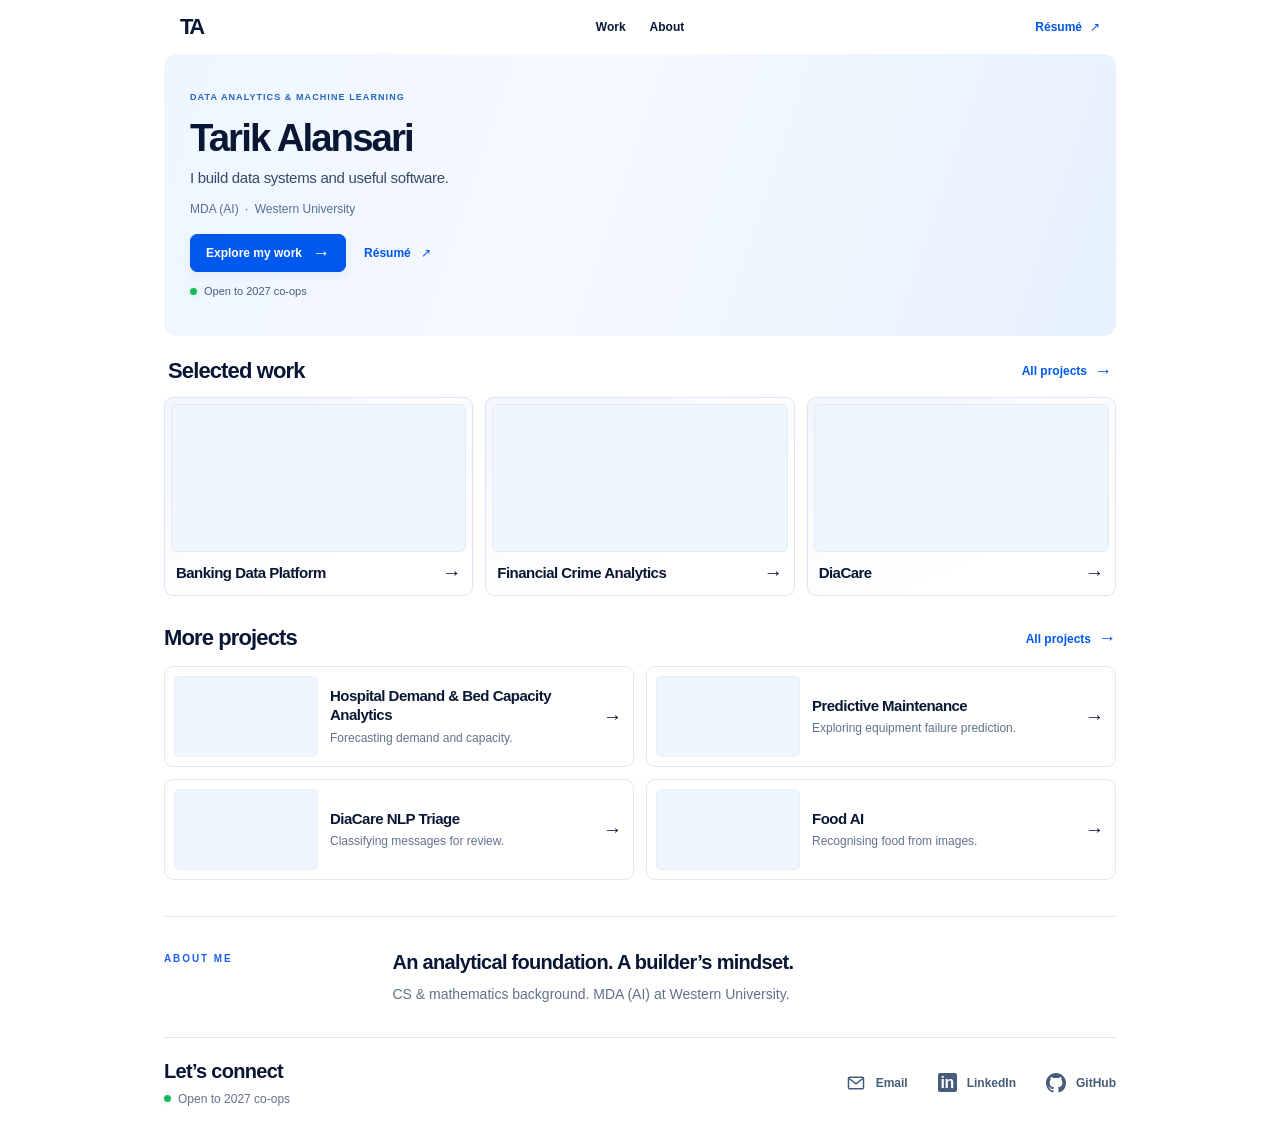
<file: index.html>
<!doctype html>
<html lang="en">
  <head>
    <meta charset="utf-8">
    <meta name="viewport" content="width=device-width, initial-scale=1">
    <meta name="theme-color" content="#ffffff">
    <meta name="description" content="Tarik Alansari — data analytics, machine learning, and useful software. MDA (AI) at Western University. Open to 2027 co-ops.">
    <link rel="canonical" href="https://tansari2004.github.io/tarik-alansari-portfolio/">
    <meta property="og:type" content="website">
    <meta property="og:title" content="Tarik Alansari | Data Analytics &amp; Machine Learning Portfolio">
    <meta property="og:description" content="Explore selected data analytics, machine learning, and software projects by Tarik Alansari.">
    <meta property="og:url" content="https://tansari2004.github.io/tarik-alansari-portfolio/">
    <meta property="og:image" content="https://tansari2004.github.io/tarik-alansari-portfolio/social-preview.png">
    <meta property="og:image:width" content="1200">
    <meta property="og:image:height" content="630">
    <meta name="twitter:card" content="summary_large_image">
    <link rel="icon" type="image/svg+xml" href="data:image/svg+xml,%3Csvg xmlns='http://www.w3.org/2000/svg' viewBox='0 0 64 64'%3E%3Crect width='64' height='64' rx='16' fill='%231c5ee4'/%3E%3Ctext x='32' y='40' text-anchor='middle' font-family='Arial,sans-serif' font-weight='700' font-size='25' fill='white'%3ETA%3C/text%3E%3C/svg%3E">
    <title>Tarik Alansari — Data & Software</title>
    <link rel="stylesheet" href="hero-desktop.css?v=mobile-landing-1">
    <link rel="stylesheet" href="landing-mobile.css?v=1" media="(max-width: 760px)">
    <script src="landing.js?v=1" defer></script>
  </head>
  <body>
    <a class="skip-link" href="#main">Skip to introduction</a>
    <div class="page">
      <header class="site-header">
        <a class="monogram" href="./" aria-label="Tarik Alansari — portfolio home">TA</a>
        <nav class="navigation" aria-label="Main navigation">
          <a href="#work">Work</a>
          <a href="#about">About</a>
        </nav>
        <a class="header-resume" href="https://tansari2004.github.io/tarik-alansari-portfolio/Tarik-Alansari-Resume.pdf">Résumé <span aria-hidden="true">↗</span></a>
      </header>

      <main id="main">
        <section class="hero" aria-labelledby="hero-title">
          <div class="hero-copy">
            <p class="eyebrow"><span class="desktop-only">Data analytics &amp; machine learning</span><span class="mobile-only">Data &amp; software</span></p>
            <h1 id="hero-title">Tarik Alansari</h1>
            <p class="intro">I build data systems and useful software.</p>
            <p class="credential">MDA (AI) <span aria-hidden="true">·</span> Western University</p>
            <div class="hero-actions">
              <a class="primary-action" href="#work"><span class="desktop-only">Explore my work</span><span class="mobile-only">View work</span> <span class="desktop-only" aria-hidden="true">→</span><span class="mobile-only" aria-hidden="true">↓</span></a>
              <a class="resume-action" href="https://tansari2004.github.io/tarik-alansari-portfolio/Tarik-Alansari-Resume.pdf">Résumé <span aria-hidden="true">↗</span></a>
            </div>
            <p class="availability"><span class="status-dot" aria-hidden="true"></span>Open to 2027 co-ops</p>
          </div>
          <div class="hero-art" aria-hidden="true">
            <picture>
              <source media="(max-width: 760px)" srcset="assets/mobile-visuals-v2/hero-glass-data-320.webp 320w, assets/mobile-visuals-v2/hero-glass-data-640.webp 640w" sizes="(max-width: 359px) 98px, (max-width: 440px) 120px, 160px" type="image/webp">
              <img src="assets/hero-data-pipeline.png" alt="" width="1536" height="1024" fetchpriority="high" decoding="async">
            </picture>
          </div>
        </section>
        <section class="selected-work" aria-labelledby="work" aria-describedby="project-visual-note">
          <div class="work-heading">
            <h2 id="work">Selected work</h2>
            <a class="all-projects" href="#more-projects-title">All projects <span aria-hidden="true">→</span></a>
          </div>
          <p class="visually-hidden" id="project-visual-note">The project images are concept illustrations. Open a project to explore the actual work.</p>
          <div class="project-grid">
            <a class="project-card" href="https://tansari2004.github.io/tarik-alansari-portfolio/banking-pipeline.html" aria-label="Explore Banking Data Platform">
              <picture>
                <source media="(max-width: 760px)" srcset="assets/mobile-visuals-v2/banking-data-platform-320.webp 320w, assets/mobile-visuals-v2/banking-data-platform-640.webp 640w" sizes="(max-width: 440px) 44vw, 220px" type="image/webp">
                <img src="assets/projects/banking-data-platform.png" alt="Concept illustration of a data pipeline with ingest, transform, and serve stages" width="1672" height="941" loading="lazy" decoding="async">
              </picture>
              <div class="project-label"><div class="project-copy"><p class="project-category mobile-only">Data engineering</p><h3>Banking Data Platform</h3></div><span class="project-arrow" aria-hidden="true">→</span></div>
            </a>
            <a class="project-card" href="https://tansari2004.github.io/tarik-alansari-portfolio/financial-crime.html" aria-label="Explore Financial Crime Analytics">
              <picture>
                <source media="(max-width: 760px)" srcset="assets/mobile-visuals-v2/financial-crime-analytics-320.webp 320w, assets/mobile-visuals-v2/financial-crime-analytics-640.webp 640w" sizes="(max-width: 440px) 44vw, 220px" type="image/webp">
                <img src="assets/projects/financial-crime-analytics.png" alt="Concept illustration of risk distributions and a transaction review table" width="1672" height="941" loading="lazy" decoding="async">
              </picture>
              <div class="project-label"><div class="project-copy"><p class="project-category mobile-only">Machine learning</p><h3>Financial Crime Analytics</h3></div><span class="project-arrow" aria-hidden="true">→</span></div>
            </a>
            <a class="project-card" href="diacare.html" aria-label="Explore DiaCare">
              <picture>
                <source media="(max-width: 760px)" srcset="assets/mobile-visuals-v2/diacare-320.webp 320w, assets/mobile-visuals-v2/diacare-640.webp 640w" sizes="(max-width: 440px) 44vw, 220px" type="image/webp">
                <img src="assets/projects/diacare.png" alt="Concept illustration of DiaCare meal logging and glucose tracking" width="1672" height="941" loading="lazy" decoding="async">
              </picture>
              <div class="project-label"><div class="project-copy"><p class="project-category mobile-only">Product engineering</p><h3>DiaCare</h3></div><span class="project-arrow" aria-hidden="true">→</span></div>
            </a>
          </div>
        </section>
        <details class="more-projects" id="more-projects" aria-describedby="project-visual-note" open>
          <summary class="work-heading" id="more-projects-title">
            <h2>More projects</h2>
            <span class="all-projects desktop-only">All projects <span aria-hidden="true">→</span></span>
            <span class="project-count mobile-only" aria-hidden="true"><span class="when-closed">+ 4</span><span class="when-open">− 4</span></span>
            <span class="visually-hidden">Four additional projects</span>
          </summary>
          <div class="more-project-grid">
            <a class="compact-project" href="https://tansari2004.github.io/tarik-alansari-portfolio/hospital-analytics.html" aria-labelledby="hospital-title" aria-describedby="hospital-description">
              <picture>
                <source media="(max-width: 760px)" srcset="assets/mobile-visuals-v2/hospital-patient-flow-160.webp 160w, assets/mobile-visuals-v2/hospital-patient-flow-320.webp 320w" sizes="84px" type="image/webp">
                <img src="assets/projects/hospital-patient-flow.png" alt="" width="1672" height="941" loading="lazy" decoding="async">
              </picture>
              <div class="compact-project-copy"><h3 id="hospital-title">Hospital Demand &amp; Bed Capacity Analytics</h3><p id="hospital-description">Forecasting demand and capacity.</p></div>
              <span class="project-arrow" aria-hidden="true">→</span>
            </a>
            <a class="compact-project" href="https://tansari2004.github.io/tarik-alansari-portfolio/predictive-maintenance.html" aria-labelledby="maintenance-title" aria-describedby="maintenance-description">
              <picture>
                <source media="(max-width: 760px)" srcset="assets/mobile-visuals-v2/predictive-maintenance-160.webp 160w, assets/mobile-visuals-v2/predictive-maintenance-320.webp 320w" sizes="84px" type="image/webp">
                <img src="assets/projects/predictive-maintenance.png" alt="" width="1672" height="941" loading="lazy" decoding="async">
              </picture>
              <div class="compact-project-copy"><h3 id="maintenance-title">Predictive Maintenance</h3><p id="maintenance-description">Exploring equipment failure prediction.</p></div>
              <span class="project-arrow" aria-hidden="true">→</span>
            </a>
            <a class="compact-project" href="https://tansari2004.github.io/tarik-alansari-portfolio/diacare-nlp.html" aria-labelledby="triage-title" aria-describedby="triage-description">
              <picture>
                <source media="(max-width: 760px)" srcset="assets/mobile-visuals-v2/diacare-nlp-triage-160.webp 160w, assets/mobile-visuals-v2/diacare-nlp-triage-320.webp 320w" sizes="84px" type="image/webp">
                <img src="assets/projects/diacare-nlp-triage.png" alt="" width="1672" height="941" loading="lazy" decoding="async">
              </picture>
              <div class="compact-project-copy"><h3 id="triage-title">DiaCare NLP Triage</h3><p id="triage-description">Classifying messages for review.</p></div>
              <span class="project-arrow" aria-hidden="true">→</span>
            </a>
            <a class="compact-project" href="food-ai.html" aria-labelledby="food-title" aria-describedby="food-description">
              <picture>
                <source media="(max-width: 760px)" srcset="assets/mobile-visuals-v2/food-ai-160.webp 160w, assets/mobile-visuals-v2/food-ai-320.webp 320w" sizes="84px" type="image/webp">
                <img src="assets/projects/food-ai.png" alt="" width="1672" height="941" loading="lazy" decoding="async">
              </picture>
              <div class="compact-project-copy"><h3 id="food-title">Food AI</h3><p id="food-description">Recognising food from images.</p></div>
              <span class="project-arrow" aria-hidden="true">→</span>
            </a>
          </div>
        </details>
        <section class="about-section" id="about" aria-labelledby="about-title">
          <p class="about-label">About me</p>
          <div class="about-copy">
            <h2 id="about-title">An analytical foundation. A builder’s mindset.</h2>
            <p><span class="desktop-only">CS &amp; mathematics background. MDA (AI) at Western University.</span><span class="mobile-only">CS &amp; mathematics · Founder of DiaCare</span></p>
          </div>
        </section>
      </main>
      <footer class="contact-footer" aria-labelledby="contact-title">
        <div class="contact-intro">
          <h2 id="contact-title">Let’s connect</h2>
          <p class="availability"><span class="status-dot" aria-hidden="true"></span>Open to 2027 co-ops</p>
        </div>
        <nav class="contact-links" aria-label="Contact and professional profiles">
          <a href="mailto:tansari7@uwo.ca">
            <svg viewBox="0 0 24 24" fill="none" stroke="currentColor" stroke-width="1.8" stroke-linecap="round" stroke-linejoin="round" aria-hidden="true"><rect x="3" y="5" width="18" height="14" rx="1.5"/><path d="m3 6 9 7 9-7"/></svg>
            <span>Email</span>
          </a>
          <a href="https://www.linkedin.com/in/tarik-alansari/">
            <span class="linkedin-symbol" aria-hidden="true">in</span>
            <span>LinkedIn</span>
          </a>
          <a href="https://github.com/Tansari2004">
            <svg viewBox="0 0 16 16" fill="currentColor" aria-hidden="true"><path d="M8 0C3.58 0 0 3.58 0 8c0 3.54 2.29 6.53 5.47 7.59.4.07.55-.17.55-.38 0-.19-.01-.82-.01-1.49-2.01.37-2.53-.49-2.69-.94-.09-.23-.48-.94-.82-1.13-.28-.15-.68-.52-.01-.53.63-.01 1.08.58 1.23.82.72 1.21 1.87.87 2.33.66.07-.52.28-.87.51-1.07-1.78-.2-3.64-.89-3.64-3.95 0-.87.31-1.59.82-2.15-.08-.2-.36-1.02.08-2.12 0 0 .67-.21 2.2.82a7.65 7.65 0 0 1 4 0c1.53-1.04 2.2-.82 2.2-.82.44 1.1.16 1.92.08 2.12.51.56.82 1.27.82 2.15 0 3.07-1.87 3.75-3.65 3.95.29.25.54.73.54 1.48 0 1.07-.01 1.93-.01 2.2 0 .21.15.46.55.38A8.01 8.01 0 0 0 16 8c0-4.42-3.58-8-8-8Z"/></svg>
            <span>GitHub</span>
          </a>
        </nav>
      </footer>
    </div>
  </body>
</html>
</file>
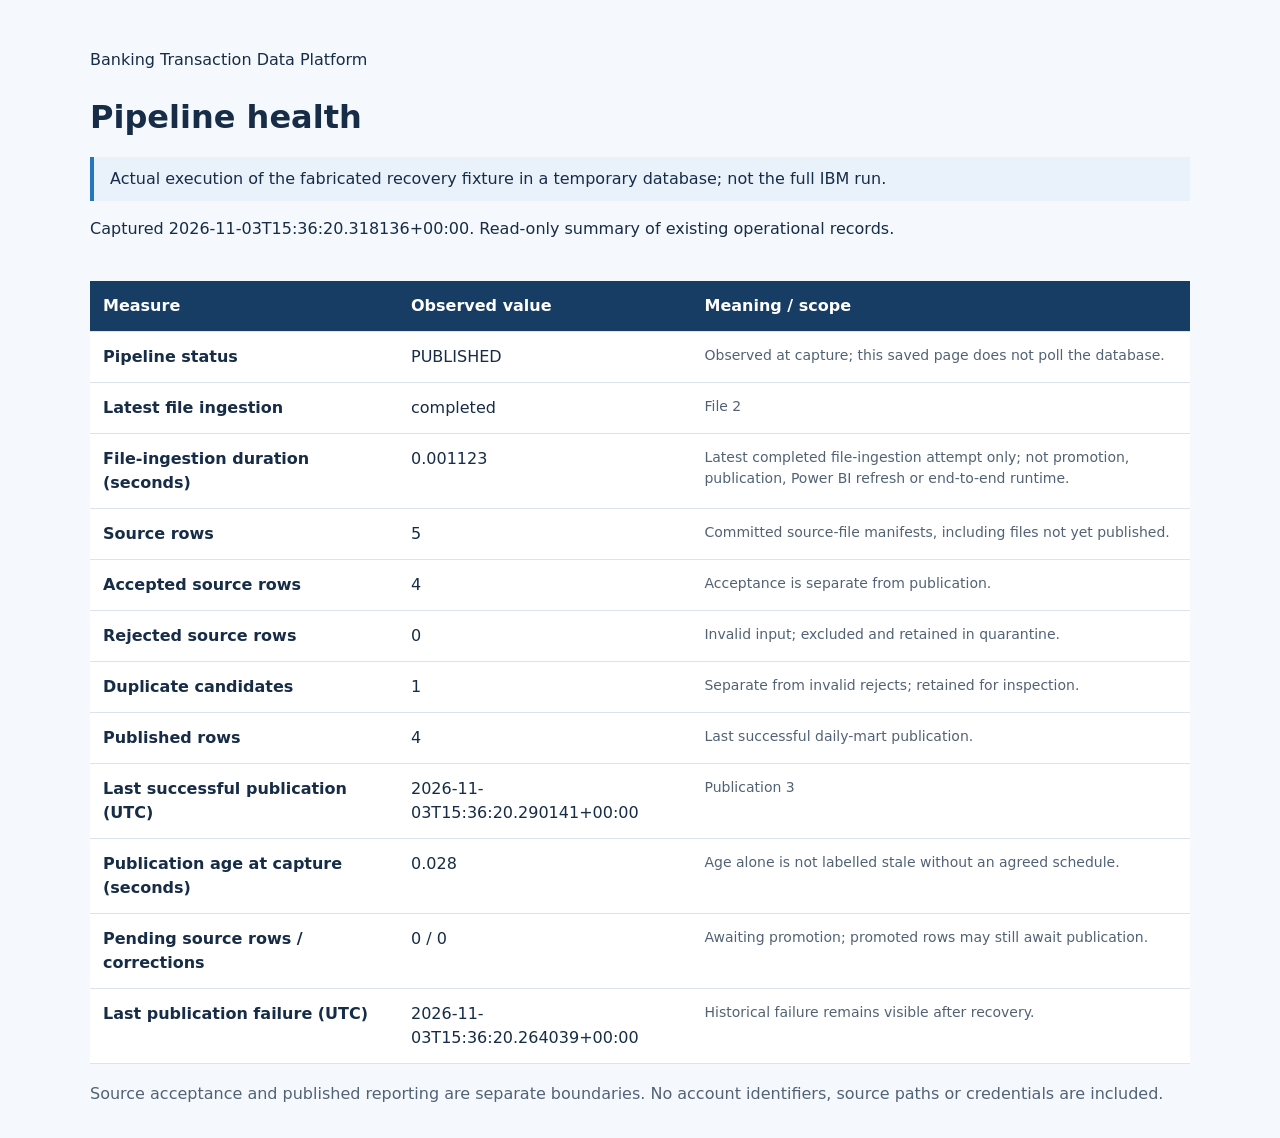
<file: banking-health-demo.html>
<!doctype html><html lang="en"><meta charset="utf-8"><meta name="viewport" content="width=device-width, initial-scale=1">
<title>Banking pipeline health</title><style>body{font:16px/1.5 system-ui,sans-serif;color:#172c47;background:#f5f8fc;margin:0;padding:32px}main{max-width:1100px;margin:auto}h1{margin-bottom:8px}.scope{border-left:4px solid #2476bd;padding:10px 16px;background:#e9f1fb}.scroll{overflow-x:auto}table{border-collapse:collapse;width:100%;background:white;margin-top:24px}th,td{text-align:left;vertical-align:top;border-bottom:1px solid #dae3ee;padding:13px}thead{background:#173d65;color:white}tbody th{width:28%}td:last-child{color:#526276;font-size:14px}footer{margin-top:18px;color:#526276}@media(max-width:600px){body{padding:16px}th,td{padding:10px}}</style>
<main><p>Banking Transaction Data Platform</p><h1>Pipeline health</h1><p class="scope">Actual execution of the fabricated recovery fixture in a temporary database; not the full IBM run.</p><p>Captured 2026-11-03T15:36:20.318136+00:00. Read-only summary of existing operational records.</p><div class="scroll"><table><thead><tr><th>Measure</th><th>Observed value</th><th>Meaning / scope</th></tr></thead><tbody><tr><th scope='row'>Pipeline status</th><td>PUBLISHED</td><td>Observed at capture; this saved page does not poll the database.</td></tr><tr><th scope='row'>Latest file ingestion</th><td>completed</td><td>File 2</td></tr><tr><th scope='row'>File-ingestion duration (seconds)</th><td>0.001123</td><td>Latest completed file-ingestion attempt only; not promotion, publication, Power BI refresh or end-to-end runtime.</td></tr><tr><th scope='row'>Source rows</th><td>5</td><td>Committed source-file manifests, including files not yet published.</td></tr><tr><th scope='row'>Accepted source rows</th><td>4</td><td>Acceptance is separate from publication.</td></tr><tr><th scope='row'>Rejected source rows</th><td>0</td><td>Invalid input; excluded and retained in quarantine.</td></tr><tr><th scope='row'>Duplicate candidates</th><td>1</td><td>Separate from invalid rejects; retained for inspection.</td></tr><tr><th scope='row'>Published rows</th><td>4</td><td>Last successful daily-mart publication.</td></tr><tr><th scope='row'>Last successful publication (UTC)</th><td>2026-11-03T15:36:20.290141+00:00</td><td>Publication 3</td></tr><tr><th scope='row'>Publication age at capture (seconds)</th><td>0.028</td><td>Age alone is not labelled stale without an agreed schedule.</td></tr><tr><th scope='row'>Pending source rows / corrections</th><td>0 / 0</td><td>Awaiting promotion; promoted rows may still await publication.</td></tr><tr><th scope='row'>Last publication failure (UTC)</th><td>2026-11-03T15:36:20.264039+00:00</td><td>Historical failure remains visible after recovery.</td></tr></tbody></table></div><footer>Source acceptance and published reporting are separate boundaries. No account identifiers, source paths or credentials are included.</footer></main></html>
</file>
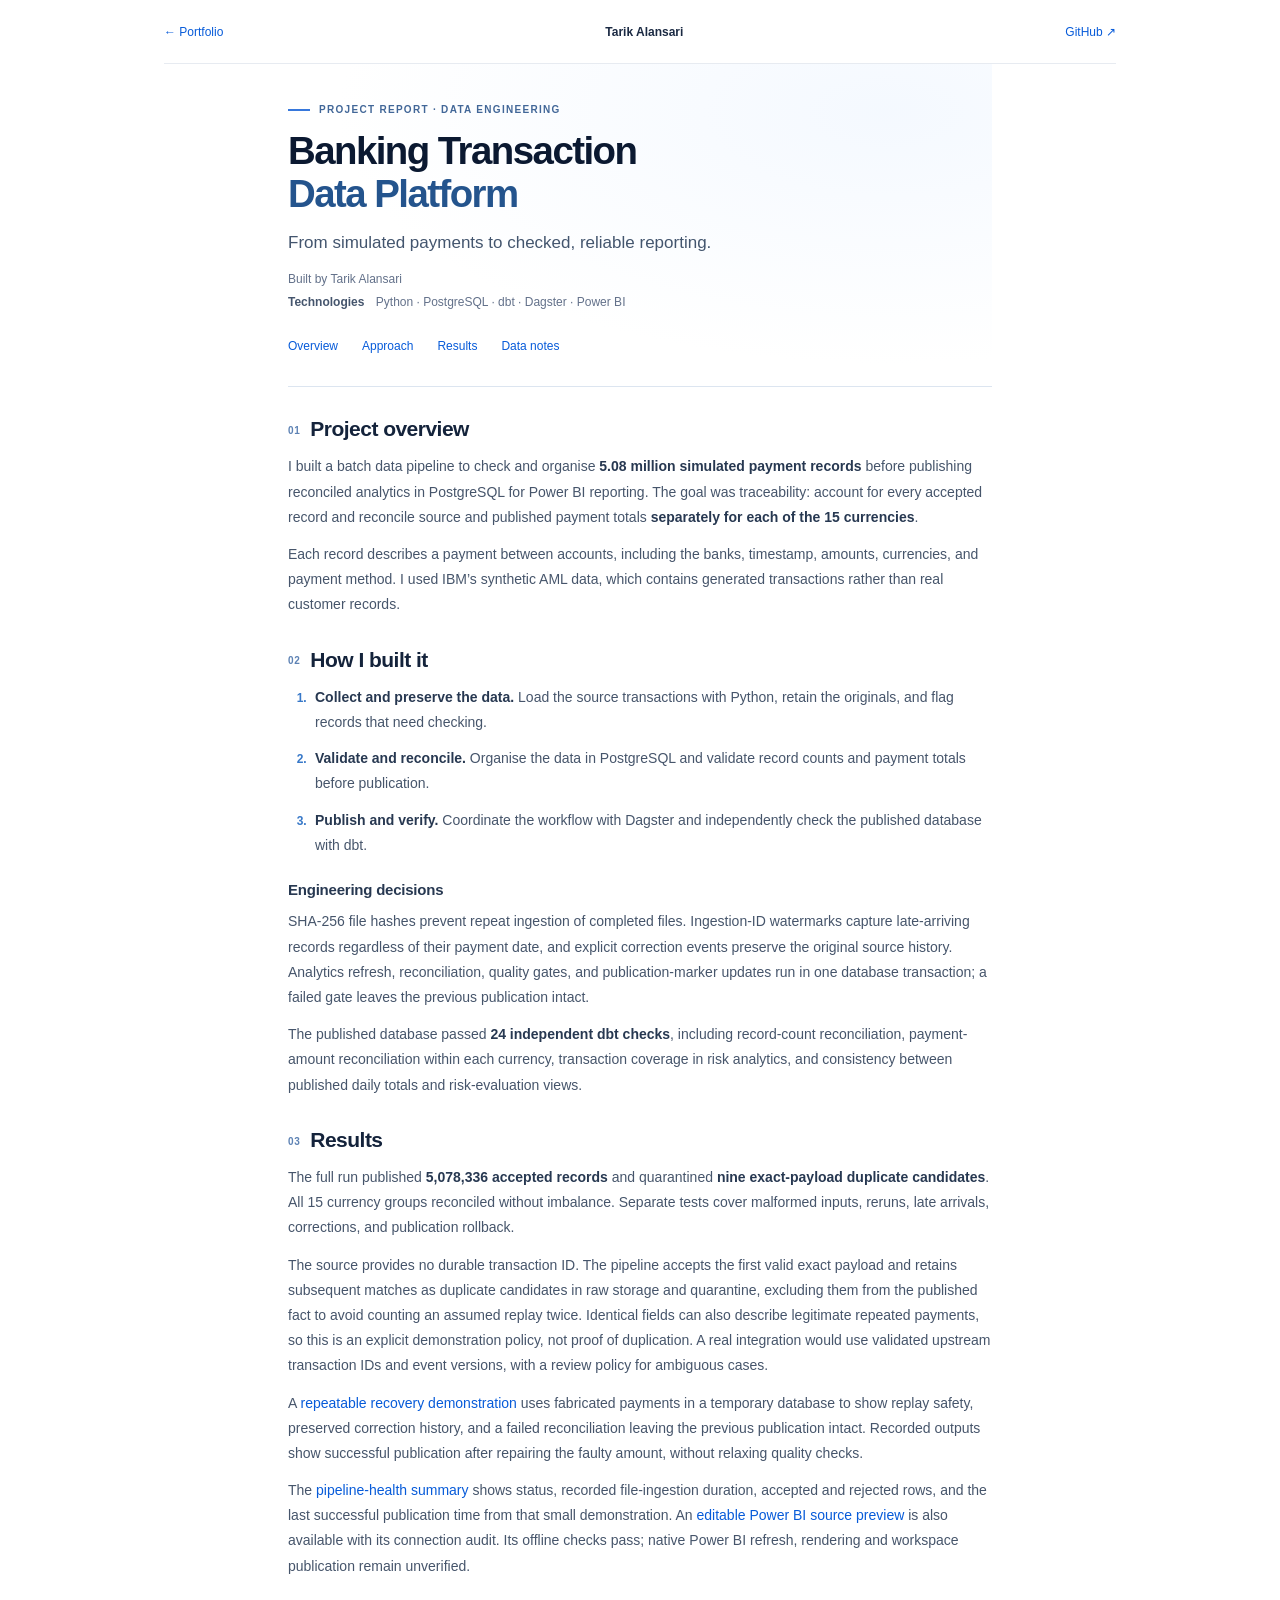
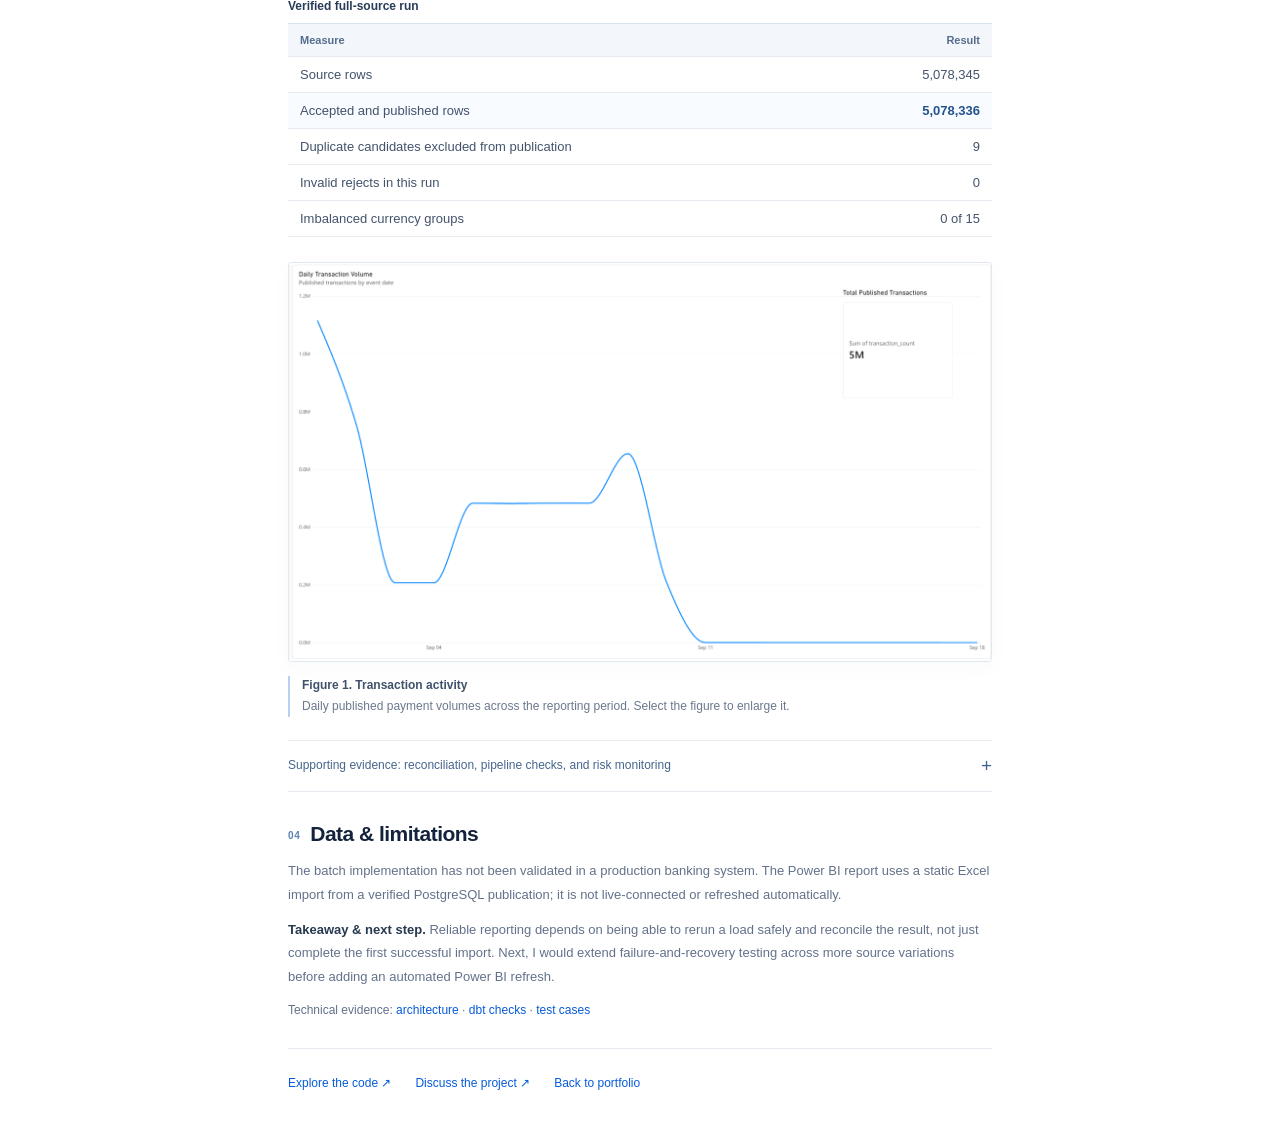
<file: banking-pipeline.html>
<!doctype html>
<html lang="en">
<head>
  <meta charset="utf-8">
  <meta name="viewport" content="width=device-width, initial-scale=1">
  <meta name="theme-color" content="#ffffff">
  <meta name="description" content="How Tarik Alansari built a banking data pipeline to validate 5.08 million synthetic transactions across 15 currencies, using Python, PostgreSQL, dbt, Dagster and Power BI.">
  <link rel="canonical" href="https://tansari2004.github.io/tarik-alansari-portfolio/banking-pipeline.html">
  <meta property="og:type" content="website">
  <meta property="og:title" content="Banking Transaction Data Platform · Tarik Alansari">
  <meta property="og:description" content="From simulated payments to checked, reliable reports. Explore the pipeline, verified results and Power BI screenshots.">
  <meta property="og:url" content="https://tansari2004.github.io/tarik-alansari-portfolio/banking-pipeline.html">
  <meta property="og:image" content="https://tansari2004.github.io/tarik-alansari-portfolio/banking-transaction-platform-button.webp">
  <meta name="twitter:card" content="summary_large_image">
  <title>Banking Transaction Data Platform · Tarik Alansari</title>
  <link rel="stylesheet" href="banking-pipeline.css?v=report-engineering-1">
  <script src="banking-pipeline.js?v=case-study-1" defer></script>
</head>
<body>
  <a class="skip-link" href="#main">Skip to project report</a>
  <div class="page">
    <nav class="project-nav" aria-label="Project navigation"><a href="./#work">← Portfolio</a><a class="author" href="./">Tarik Alansari</a><a href="https://github.com/Tansari2004/financial-crime-investigation-analytics/tree/main/pipeline">GitHub ↗</a></nav>
    <main id="main" class="project-report">
      <header class="report-header">
        <p class="eyebrow">Project report · Data engineering</p>
        <h1>Banking Transaction<br><span class="title-accent">Data Platform</span></h1>
        <p class="standfirst">From simulated payments to checked, reliable reporting.</p>
        <p class="byline">Built by Tarik Alansari</p>
        <p class="technology-line"><strong>Technologies</strong> Python · PostgreSQL · dbt · Dagster · Power BI</p>
        <nav class="report-contents" aria-label="Report sections"><a href="#overview">Overview</a><a href="#approach">Approach</a><a href="#results">Results</a><a href="#data-notes">Data notes</a></nav>
      </header>
      <section class="report-section" aria-labelledby="overview">
        <h2 id="overview"><span class="section-number" aria-hidden="true">01</span>Project overview</h2>
        <p>I built a batch data pipeline to check and organise <strong>5.08 million simulated payment records</strong> before publishing reconciled analytics in PostgreSQL for Power BI reporting. The goal was traceability: account for every accepted record and reconcile source and published payment totals <strong>separately for each of the 15 currencies</strong>.</p>
        <p>Each record describes a payment between accounts, including the banks, timestamp, amounts, currencies, and payment method. I used IBM’s synthetic AML data, which contains generated transactions rather than real customer records.</p>
      </section>
      <section class="report-section" aria-labelledby="approach">
        <h2 id="approach"><span class="section-number" aria-hidden="true">02</span>How I built it</h2>
        <ol class="approach-list">
          <li><strong>Collect and preserve the data.</strong> Load the source transactions with Python, retain the originals, and flag records that need checking.</li>
          <li><strong>Validate and reconcile.</strong> Organise the data in PostgreSQL and validate record counts and payment totals before publication.</li>
          <li><strong>Publish and verify.</strong> Coordinate the workflow with Dagster and independently check the published database with dbt.</li>
        </ol>
        <h3 class="report-subheading">Engineering decisions</h3>
        <p>SHA-256 file hashes prevent repeat ingestion of completed files. Ingestion-ID watermarks capture late-arriving records regardless of their payment date, and explicit correction events preserve the original source history. Analytics refresh, reconciliation, quality gates, and publication-marker updates run in one database transaction; a failed gate leaves the previous publication intact.</p>
        <p>The published database passed <strong>24 independent dbt checks</strong>, including record-count reconciliation, payment-amount reconciliation within each currency, transaction coverage in risk analytics, and consistency between published daily totals and risk-evaluation views.</p>
      </section>
      <section class="report-section" aria-labelledby="results">
        <h2 id="results"><span class="section-number" aria-hidden="true">03</span>Results</h2>
        <p>The full run published <strong>5,078,336 accepted records</strong> and quarantined <strong>nine exact-payload duplicate candidates</strong>. All 15 currency groups reconciled without imbalance. Separate tests cover malformed inputs, reruns, late arrivals, corrections, and publication rollback.</p>
        <p>The source provides no durable transaction ID. The pipeline accepts the first valid exact payload and retains subsequent matches as duplicate candidates in raw storage and quarantine, excluding them from the published fact to avoid counting an assumed replay twice. Identical fields can also describe legitimate repeated payments, so this is an explicit demonstration policy, not proof of duplication. A real integration would use validated upstream transaction IDs and event versions, with a review policy for ambiguous cases.</p>
        <p>A <a href="https://github.com/Tansari2004/financial-crime-investigation-analytics/blob/main/pipeline/RECOVERY_DEMO.md">repeatable recovery demonstration</a> uses fabricated payments in a temporary database to show replay safety, preserved correction history, and a failed reconciliation leaving the previous publication intact. Recorded outputs show successful publication after repairing the faulty amount, without relaxing quality checks.</p>
        <p>The <a href="banking-health-demo.html">pipeline-health summary</a> shows status, recorded file-ingestion duration, accepted and rejected rows, and the last successful publication time from that small demonstration. An <a href="https://github.com/Tansari2004/financial-crime-investigation-analytics/blob/main/pipeline/powerbi/upgrade/README.md">editable Power BI source preview</a> is also available with its connection audit. Its offline checks pass; native Power BI refresh, rendering and workspace publication remain unverified.</p>
        <table class="results-table"><caption>Verified full-source run</caption><thead><tr><th scope="col">Measure</th><th scope="col">Result</th></tr></thead><tbody><tr><th scope="row">Source rows</th><td>5,078,345</td></tr><tr><th scope="row">Accepted and published rows</th><td>5,078,336</td></tr><tr><th scope="row">Duplicate candidates excluded from publication</th><td>9</td></tr><tr><th scope="row">Invalid rejects in this run</th><td>0</td></tr><tr><th scope="row">Imbalanced currency groups</th><td>0 of 15</td></tr></tbody></table>
        <figure class="report main-figure"><a href="banking-assets/transaction-activity.png" aria-label="Enlarge transaction activity report"><img src="banking-assets/transaction-activity.png" width="2880" height="1635" alt="Actual Power BI report showing daily published payment volumes and a rounded 5M transaction total" loading="lazy" decoding="async"></a><figcaption><h3>Figure 1. Transaction activity</h3><p>Daily published payment volumes across the reporting period. Select the figure to enlarge it.</p></figcaption></figure>
        <details class="supporting-reports"><summary>Supporting evidence: reconciliation, pipeline checks, and risk monitoring <span aria-hidden="true">+</span></summary><div class="supporting-content">
          <figure class="report reconciliation-figure"><a href="banking-assets/reconciliation.png" aria-label="Enlarge currency reconciliation report"><img src="banking-assets/reconciliation.png" width="1220" height="1120" alt="Actual reconciliation report showing zero variance across all 15 currencies" loading="lazy" decoding="async"></a><figcaption><h3>Figure 2. Currency reconciliation</h3><p>Source and published amounts match for every currency.</p></figcaption></figure>
          <figure class="report"><a href="banking-assets/pipeline-health.png" aria-label="Enlarge pipeline health report"><img src="banking-assets/pipeline-health.png" width="1700" height="340" alt="Pipeline health table: 5,078,345 source rows, 5,078,336 accepted rows, 9 duplicate candidates, zero invalid rejects and zero currency imbalances" loading="lazy" decoding="async"></a><figcaption><h3>Figure 3. Pipeline checks</h3><p>Row counts and validation results from the full run.</p></figcaption></figure>
          <figure class="report"><a href="banking-assets/risk-monitoring.png" aria-label="Enlarge risk monitoring report"><img src="banking-assets/risk-monitoring.png" width="2880" height="1635" alt="Actual Power BI report showing rule-based risk-alert counts by currency" loading="lazy" decoding="async"></a><figcaption><h3>Figure 4. Rule-based risk monitoring</h3><p>Transparent rules flag payments for review. These alerts are not confirmed fraud.</p></figcaption></figure>
        </div></details>
      </section>
      <section class="report-section data-notes" aria-labelledby="data-notes"><h2 id="data-notes"><span class="section-number" aria-hidden="true">04</span>Data &amp; limitations</h2><p>The batch implementation has not been validated in a production banking system. The Power BI report uses a static Excel import from a verified PostgreSQL publication; it is not live-connected or refreshed automatically.</p><p><strong>Takeaway &amp; next step.</strong> Reliable reporting depends on being able to rerun a load safely and reconcile the result, not just complete the first successful import. Next, I would extend failure-and-recovery testing across more source variations before adding an automated Power BI refresh.</p><p class="evidence-links">Technical evidence: <a href="https://github.com/Tansari2004/financial-crime-investigation-analytics/blob/main/pipeline/ARCHITECTURE.md">architecture</a> · <a href="https://github.com/Tansari2004/financial-crime-investigation-analytics/tree/main/pipeline/dbt/tests">dbt checks</a> · <a href="https://github.com/Tansari2004/financial-crime-investigation-analytics/tree/main/tests">test cases</a></p></section>
      <footer class="report-footer"><a href="https://github.com/Tansari2004/financial-crime-investigation-analytics/tree/main/pipeline">Explore the code ↗</a><a href="mailto:tansari7@uwo.ca">Discuss the project ↗</a><a href="./#work">Back to portfolio</a></footer>
    </main>
  </div>
  <dialog class="image-viewer" aria-labelledby="viewer-title" aria-describedby="viewer-hint"><div class="viewer-bar"><h2 id="viewer-title">Report screenshot</h2><div class="viewer-controls"><button type="button" class="zoom-button" aria-pressed="false">Zoom in</button><button type="button" class="close-viewer" aria-label="Close screenshot">✕</button></div></div><div class="viewer-image"><img alt=""></div><p class="viewer-hint" id="viewer-hint">Zoom in, then scroll to explore the report. Press Escape to close.</p></dialog>
</body>
</html>
</file>
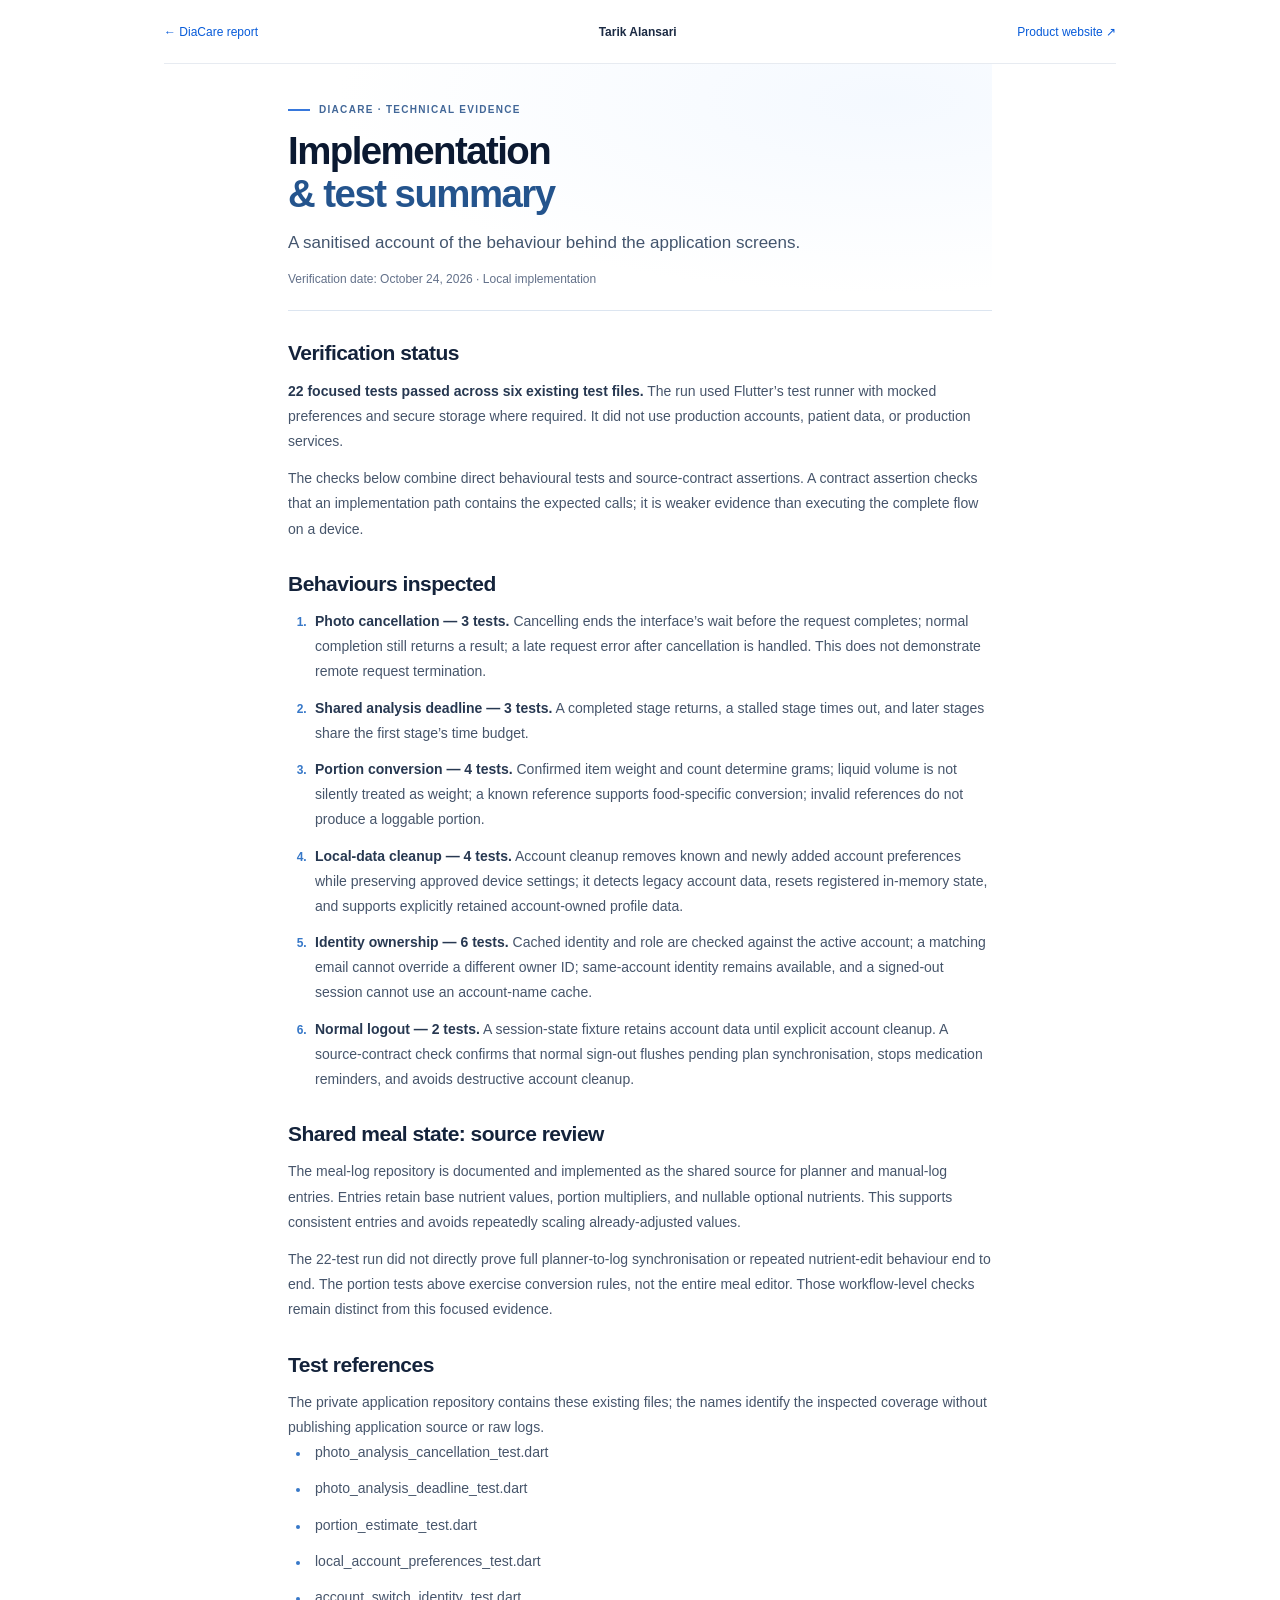
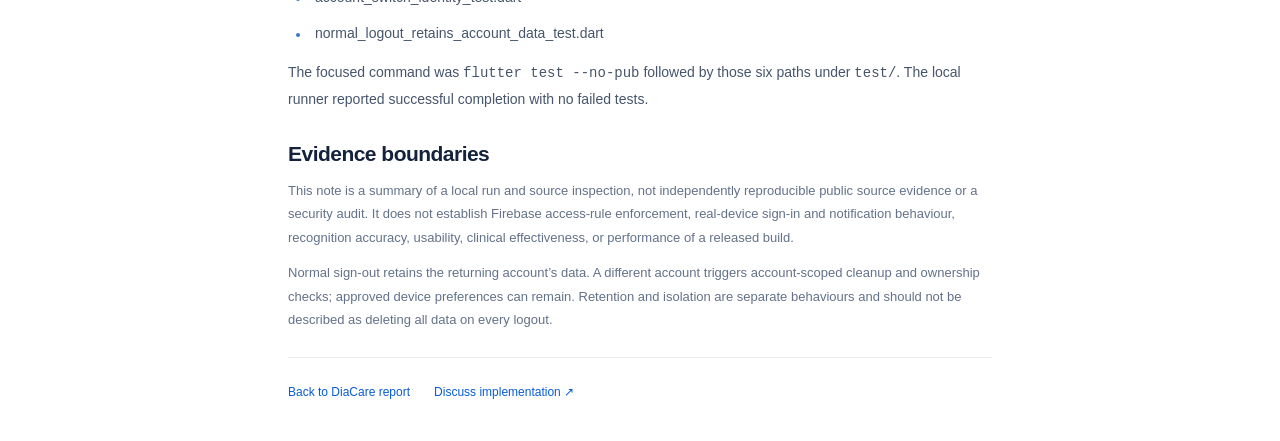
<file: diacare-engineering-notes.html>
<!doctype html>
<html lang="en">
<head>
  <meta charset="utf-8">
  <meta name="viewport" content="width=device-width, initial-scale=1">
  <meta name="theme-color" content="#ffffff">
  <meta name="description" content="Sanitised implementation and focused test evidence for DiaCare meal logging, photo workflows and account boundaries.">
  <link rel="canonical" href="https://tansari2004.github.io/tarik-alansari-portfolio/diacare-engineering-notes.html">
  <meta property="og:type" content="website">
  <meta property="og:title" content="DiaCare — Implementation &amp; Test Evidence · Tarik Alansari">
  <meta property="og:description" content="A product-engineering report on meal planning, food logging, shared application state and photo-analysis workflows.">
  <meta property="og:url" content="https://tansari2004.github.io/tarik-alansari-portfolio/diacare-engineering-notes.html">
  <meta property="og:image" content="https://tansari2004.github.io/tarik-alansari-portfolio/diacare-button.webp">
  <meta name="twitter:card" content="summary_large_image">
  <title>DiaCare — Implementation &amp; Test Evidence · Tarik Alansari</title>
  <link rel="stylesheet" href="banking-pipeline.css?v=report-engineering-1">
  <link rel="stylesheet" href="diacare-report.css?v=1">
</head>
<body>
  <a class="skip-link" href="#main">Skip to technical evidence</a>
  <div class="page">
    <nav class="project-nav" aria-label="Project navigation"><a href="diacare.html">← DiaCare report</a><a class="author" href="./">Tarik Alansari</a><a href="https://diacare.health/">Product website ↗</a></nav>
    <main class="project-report" id="main">
      <header class="report-header"><p class="eyebrow">DiaCare · Technical evidence</p><h1>Implementation<br><span class="title-accent">&amp; test summary</span></h1><p class="standfirst">A sanitised account of the behaviour behind the application screens.</p><p class="byline">Verification date: October 24, 2026 · Local implementation</p></header>
      <section class="report-section" aria-labelledby="verification"><h2 id="verification">Verification status</h2><p><strong>22 focused tests passed across six existing test files.</strong> The run used Flutter’s test runner with mocked preferences and secure storage where required. It did not use production accounts, patient data, or production services.</p><p>The checks below combine direct behavioural tests and source-contract assertions. A contract assertion checks that an implementation path contains the expected calls; it is weaker evidence than executing the complete flow on a device.</p></section>
      <section class="report-section" aria-labelledby="behaviours"><h2 id="behaviours">Behaviours inspected</h2>
        <ol class="approach-list">
          <li><strong>Photo cancellation — 3 tests.</strong> Cancelling ends the interface’s wait before the request completes; normal completion still returns a result; a late request error after cancellation is handled. This does not demonstrate remote request termination.</li>
          <li><strong>Shared analysis deadline — 3 tests.</strong> A completed stage returns, a stalled stage times out, and later stages share the first stage’s time budget.</li>
          <li><strong>Portion conversion — 4 tests.</strong> Confirmed item weight and count determine grams; liquid volume is not silently treated as weight; a known reference supports food-specific conversion; invalid references do not produce a loggable portion.</li>
          <li><strong>Local-data cleanup — 4 tests.</strong> Account cleanup removes known and newly added account preferences while preserving approved device settings; it detects legacy account data, resets registered in-memory state, and supports explicitly retained account-owned profile data.</li>
          <li><strong>Identity ownership — 6 tests.</strong> Cached identity and role are checked against the active account; a matching email cannot override a different owner ID; same-account identity remains available, and a signed-out session cannot use an account-name cache.</li>
          <li><strong>Normal logout — 2 tests.</strong> A session-state fixture retains account data until explicit account cleanup. A source-contract check confirms that normal sign-out flushes pending plan synchronisation, stops medication reminders, and avoids destructive account cleanup.</li>
        </ol>
      </section>
      <section class="report-section" aria-labelledby="state"><h2 id="state">Shared meal state: source review</h2><p>The meal-log repository is documented and implemented as the shared source for planner and manual-log entries. Entries retain base nutrient values, portion multipliers, and nullable optional nutrients. This supports consistent entries and avoids repeatedly scaling already-adjusted values.</p><p>The 22-test run did not directly prove full planner-to-log synchronisation or repeated nutrient-edit behaviour end to end. The portion tests above exercise conversion rules, not the entire meal editor. Those workflow-level checks remain distinct from this focused evidence.</p></section>
      <section class="report-section" aria-labelledby="reproduction"><h2 id="reproduction">Test references</h2><p>The private application repository contains these existing files; the names identify the inspected coverage without publishing application source or raw logs.</p><ul class="approach-list"><li>photo_analysis_cancellation_test.dart</li><li>photo_analysis_deadline_test.dart</li><li>portion_estimate_test.dart</li><li>local_account_preferences_test.dart</li><li>account_switch_identity_test.dart</li><li>normal_logout_retains_account_data_test.dart</li></ul><p>The focused command was <code>flutter test --no-pub</code> followed by those six paths under <code>test/</code>. The local runner reported successful completion with no failed tests.</p></section>
      <section class="report-section data-notes" aria-labelledby="boundaries"><h2 id="boundaries">Evidence boundaries</h2><p>This note is a summary of a local run and source inspection, not independently reproducible public source evidence or a security audit. It does not establish Firebase access-rule enforcement, real-device sign-in and notification behaviour, recognition accuracy, usability, clinical effectiveness, or performance of a released build.</p><p>Normal sign-out retains the returning account’s data. A different account triggers account-scoped cleanup and ownership checks; approved device preferences can remain. Retention and isolation are separate behaviours and should not be described as deleting all data on every logout.</p></section>
      <footer class="report-footer"><a href="diacare.html">Back to DiaCare report</a><a href="mailto:tansari7@uwo.ca">Discuss implementation ↗</a></footer>
    </main>
  </div>
</body>
</html>
</file>
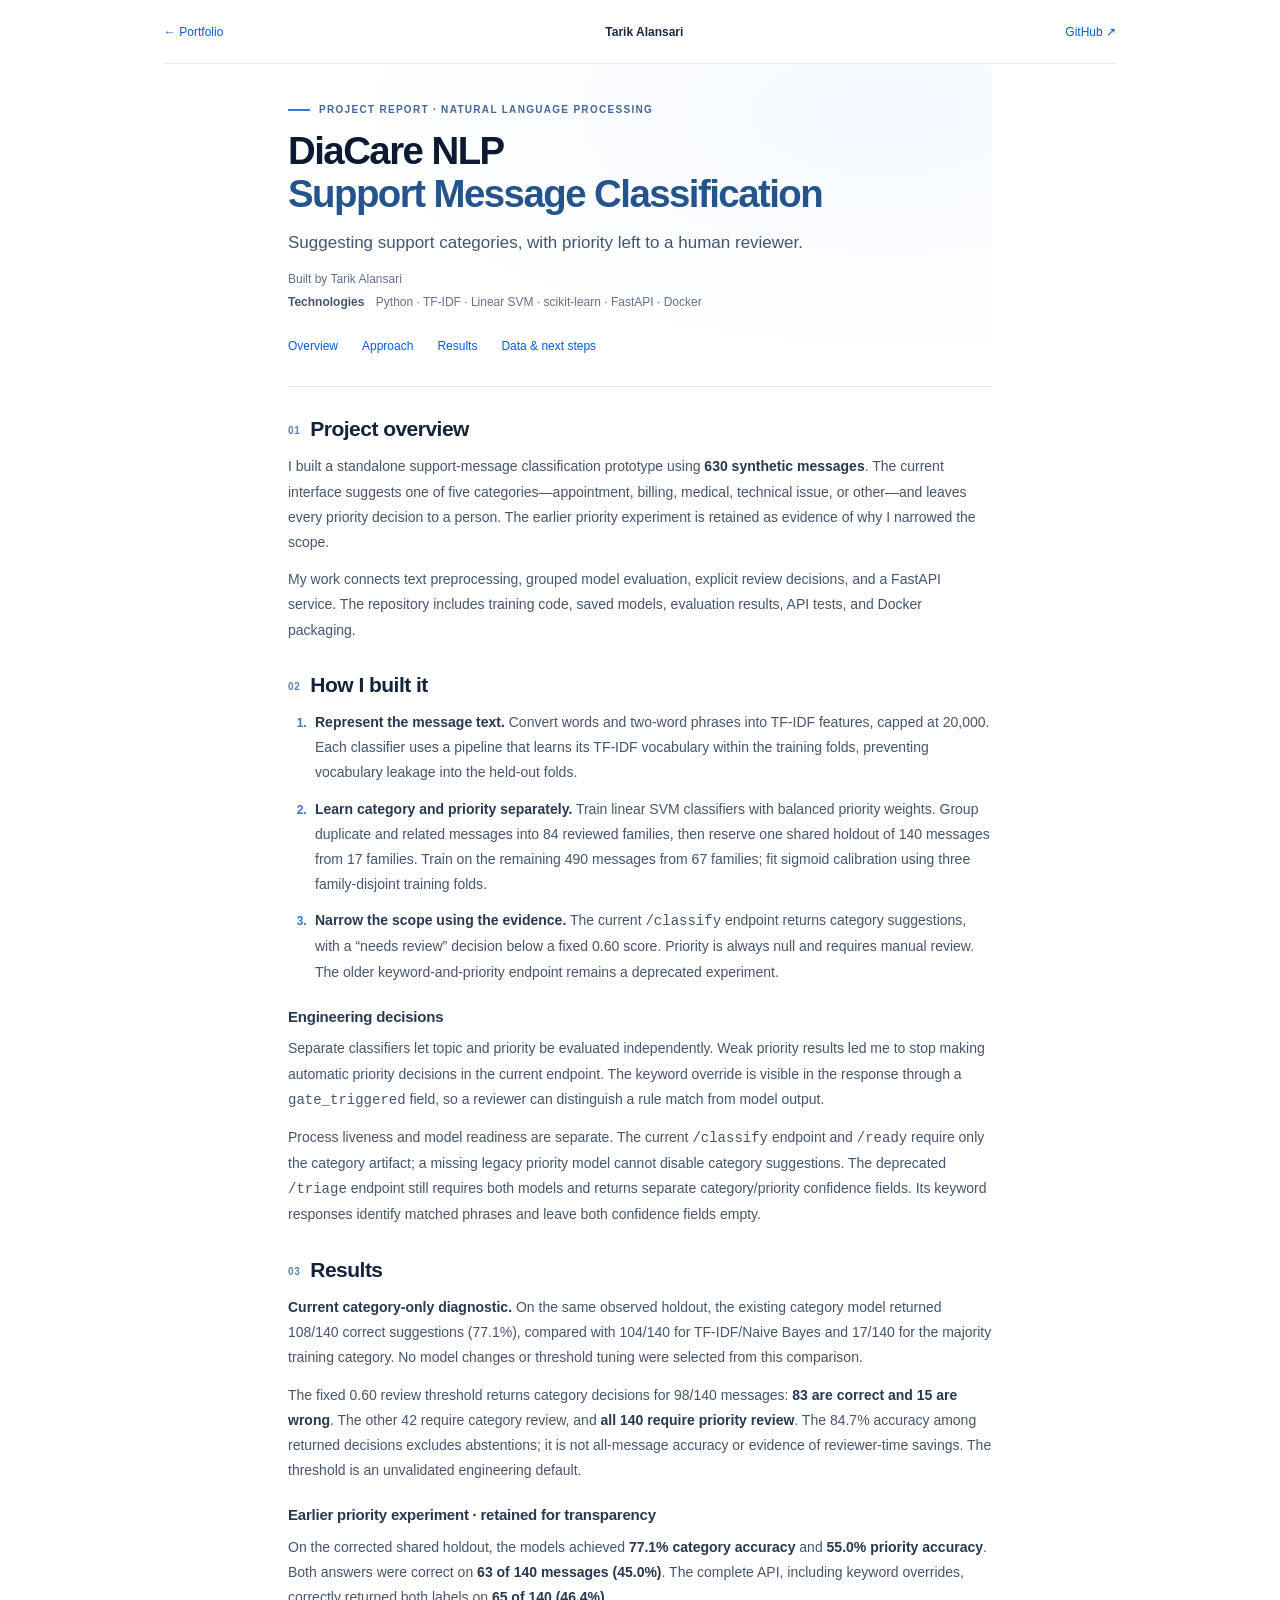
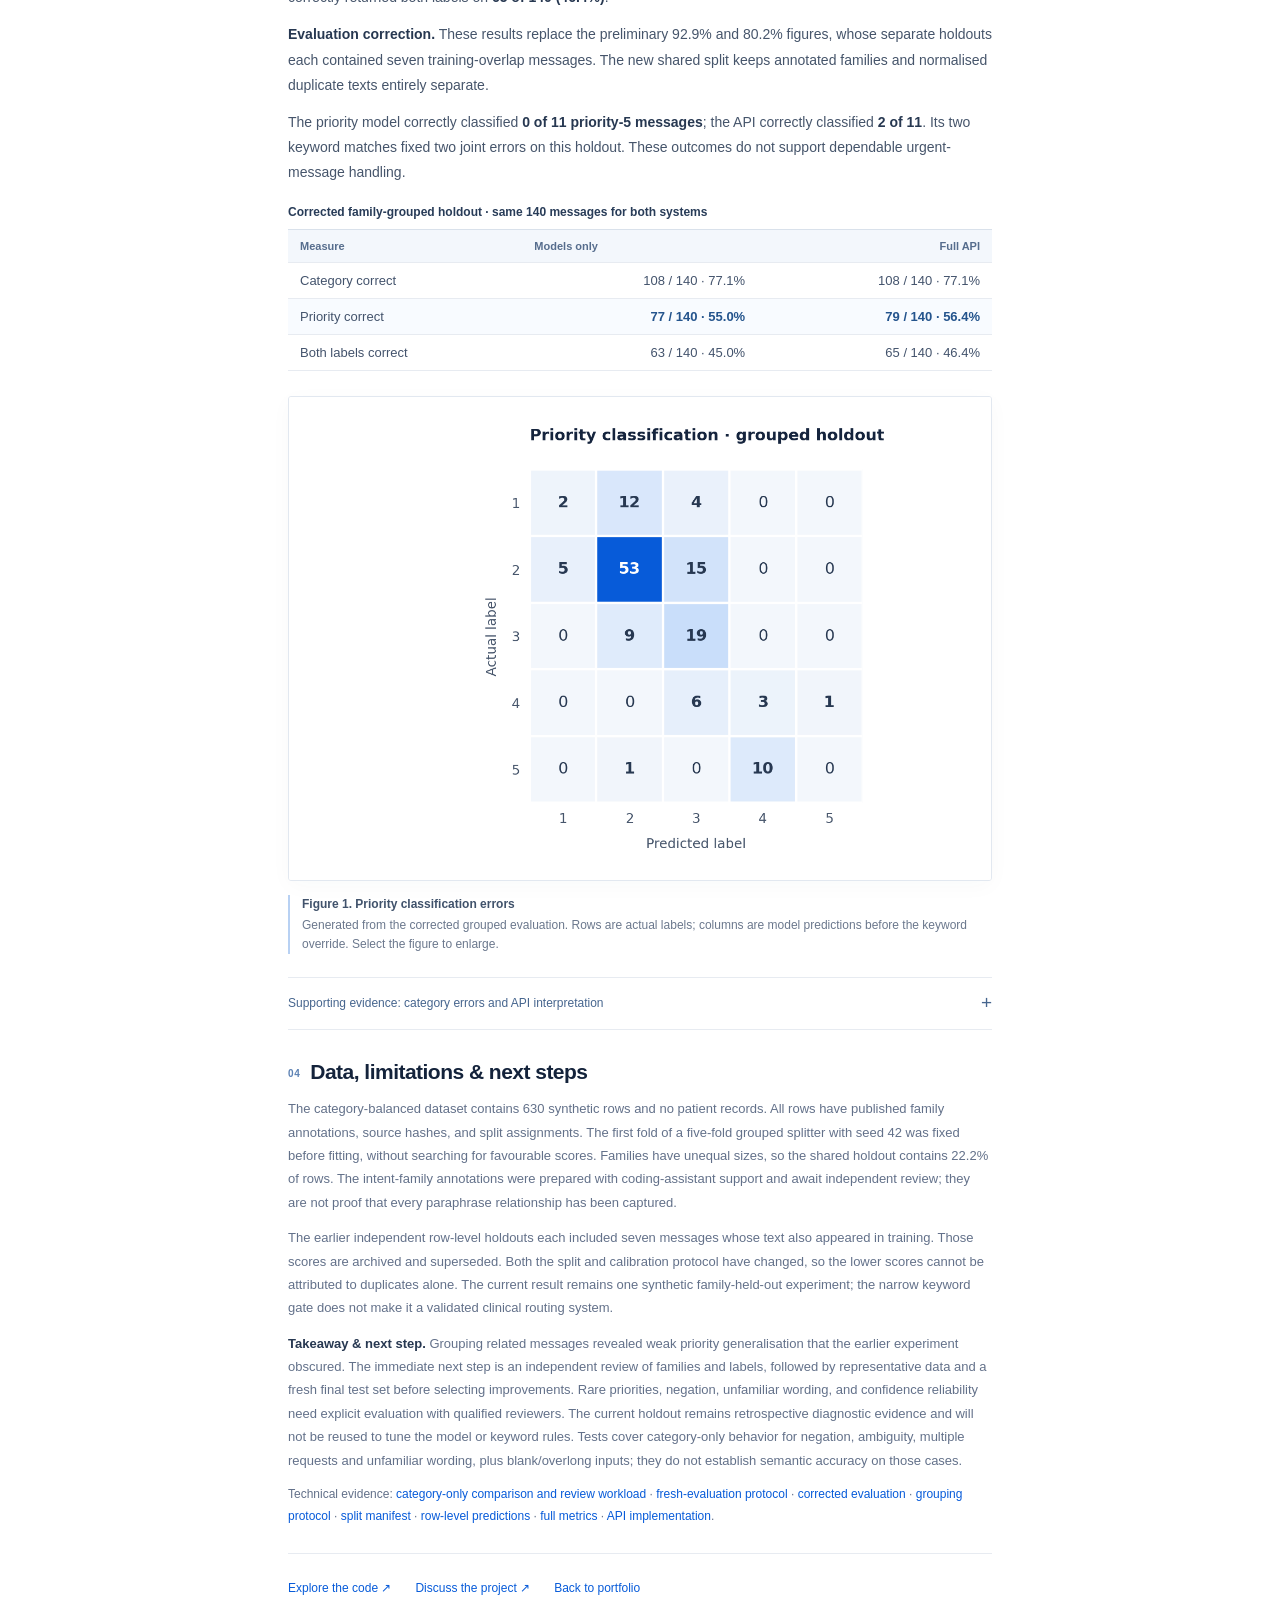
<file: diacare-nlp.html>
<!doctype html>
<html lang="en">
<head>
  <meta charset="utf-8">
  <meta name="viewport" content="width=device-width, initial-scale=1">
  <meta name="theme-color" content="#ffffff">
  <meta name="description" content="DiaCare NLP Triage by Tarik Alansari: a support-message classification prototype with separate topic and priority models, a keyword override, and a FastAPI interface.">
  <link rel="canonical" href="https://tansari2004.github.io/tarik-alansari-portfolio/diacare-nlp.html">
  <meta property="og:type" content="website">
  <meta property="og:title" content="DiaCare NLP — Support Message Classification · Tarik Alansari">
  <meta property="og:description" content="A project report on support-message categories, priority labels, API behaviour, and the limits of synthetic-data evaluation.">
  <meta property="og:url" content="https://tansari2004.github.io/tarik-alansari-portfolio/diacare-nlp.html">
  <meta property="og:image" content="https://tansari2004.github.io/tarik-alansari-portfolio/diacare-nlp-button.webp">
  <meta name="twitter:card" content="summary_large_image">
  <title>DiaCare NLP — Support Message Classification · Tarik Alansari</title>
  <link rel="stylesheet" href="banking-pipeline.css?v=report-findings-1">
  <script src="banking-pipeline.js?v=case-study-1" defer></script>
</head>
<body>
  <a class="skip-link" href="#main">Skip to project report</a>
  <div class="page">
    <nav class="project-nav" aria-label="Project navigation"><a href="./#work">← Portfolio</a><a class="author" href="./">Tarik Alansari</a><a href="https://github.com/Tansari2004/diacare-nlp">GitHub ↗</a></nav>
    <main id="main" class="project-report">
      <header class="report-header">
        <p class="eyebrow">Project report · Natural language processing</p>
        <h1>DiaCare NLP<br><span class="title-accent">Support Message Classification</span></h1>
        <p class="standfirst">Suggesting support categories, with priority left to a human reviewer.</p>
        <p class="byline">Built by Tarik Alansari</p>
        <p class="technology-line"><strong>Technologies</strong> Python · TF-IDF · Linear SVM · scikit-learn · FastAPI · Docker</p>
        <nav class="report-contents" aria-label="Report sections"><a href="#overview">Overview</a><a href="#approach">Approach</a><a href="#results">Results</a><a href="#data-notes">Data &amp; next steps</a></nav>
      </header>
      <section class="report-section" aria-labelledby="overview">
        <h2 id="overview"><span class="section-number" aria-hidden="true">01</span>Project overview</h2>
        <p>I built a standalone support-message classification prototype using <strong>630 synthetic messages</strong>. The current interface suggests one of five categories—appointment, billing, medical, technical issue, or other—and leaves every priority decision to a person. The earlier priority experiment is retained as evidence of why I narrowed the scope.</p>
        <p>My work connects text preprocessing, grouped model evaluation, explicit review decisions, and a FastAPI service. The repository includes training code, saved models, evaluation results, API tests, and Docker packaging.</p>
      </section>
      <section class="report-section" aria-labelledby="approach">
        <h2 id="approach"><span class="section-number" aria-hidden="true">02</span>How I built it</h2>
        <ol class="approach-list">
          <li><strong>Represent the message text.</strong> Convert words and two-word phrases into TF-IDF features, capped at 20,000. Each classifier uses a pipeline that learns its TF-IDF vocabulary within the training folds, preventing vocabulary leakage into the held-out folds.</li>
          <li><strong>Learn category and priority separately.</strong> Train linear SVM classifiers with balanced priority weights. Group duplicate and related messages into 84 reviewed families, then reserve one shared holdout of 140 messages from 17 families. Train on the remaining 490 messages from 67 families; fit sigmoid calibration using three family-disjoint training folds.</li>
          <li><strong>Narrow the scope using the evidence.</strong> The current <code>/classify</code> endpoint returns category suggestions, with a “needs review” decision below a fixed 0.60 score. Priority is always null and requires manual review. The older keyword-and-priority endpoint remains a deprecated experiment.</li>
        </ol>
        <h3 class="report-subheading">Engineering decisions</h3>
        <p>Separate classifiers let topic and priority be evaluated independently. Weak priority results led me to stop making automatic priority decisions in the current endpoint. The keyword override is visible in the response through a <code>gate_triggered</code> field, so a reviewer can distinguish a rule match from model output.</p>
        <p>Process liveness and model readiness are separate. The current <code>/classify</code> endpoint and <code>/ready</code> require only the category artifact; a missing legacy priority model cannot disable category suggestions. The deprecated <code>/triage</code> endpoint still requires both models and returns separate category/priority confidence fields. Its keyword responses identify matched phrases and leave both confidence fields empty.</p>
      </section>
      <section class="report-section" aria-labelledby="results">
        <h2 id="results"><span class="section-number" aria-hidden="true">03</span>Results</h2>
        <p><strong>Current category-only diagnostic.</strong> On the same observed holdout, the existing category model returned 108/140 correct suggestions (77.1%), compared with 104/140 for TF-IDF/Naive Bayes and 17/140 for the majority training category. No model changes or threshold tuning were selected from this comparison.</p>
        <p>The fixed 0.60 review threshold returns category decisions for 98/140 messages: <strong>83 are correct and 15 are wrong</strong>. The other 42 require category review, and <strong>all 140 require priority review</strong>. The 84.7% accuracy among returned decisions excludes abstentions; it is not all-message accuracy or evidence of reviewer-time savings. The threshold is an unvalidated engineering default.</p>
        <h3 class="report-subheading">Earlier priority experiment · retained for transparency</h3>
        <p>On the corrected shared holdout, the models achieved <strong>77.1% category accuracy</strong> and <strong>55.0% priority accuracy</strong>. Both answers were correct on <strong>63 of 140 messages (45.0%)</strong>. The complete API, including keyword overrides, correctly returned both labels on <strong>65 of 140 (46.4%)</strong>.</p>
        <p><strong>Evaluation correction.</strong> These results replace the preliminary 92.9% and 80.2% figures, whose separate holdouts each contained seven training-overlap messages. The new shared split keeps annotated families and normalised duplicate texts entirely separate.</p>
        <p>The priority model correctly classified <strong>0 of 11 priority-5 messages</strong>; the API correctly classified <strong>2 of 11</strong>. Its two keyword matches fixed two joint errors on this holdout. These outcomes do not support dependable urgent-message handling.</p>
        <table class="results-table"><caption>Corrected family-grouped holdout · same 140 messages for both systems</caption><thead><tr><th scope="col">Measure</th><th scope="col">Models only</th><th scope="col">Full API</th></tr></thead><tbody><tr><th scope="row">Category correct</th><td>108 / 140 · 77.1%</td><td>108 / 140 · 77.1%</td></tr><tr><th scope="row">Priority correct</th><td>77 / 140 · 55.0%</td><td>79 / 140 · 56.4%</td></tr><tr><th scope="row">Both labels correct</th><td>63 / 140 · 45.0%</td><td>65 / 140 · 46.4%</td></tr></tbody></table>
        <figure class="report"><a href="nlp-assets/priority-confusion-matrix.png?v=grouped-2" aria-label="Enlarge priority classification confusion matrix"><img src="nlp-assets/priority-confusion-matrix.png?v=grouped-2" width="1280" height="880" alt="Grouped shared-holdout priority confusion matrix: 2, 53, 19, 3 and 0 correct predictions for priorities 1 to 5; ten priority-5 messages classified as priority 4 and one as priority 2" loading="lazy" decoding="async"></a><figcaption><h3>Figure 1. Priority classification errors</h3><p>Generated from the corrected grouped evaluation. Rows are actual labels; columns are model predictions before the keyword override. Select the figure to enlarge.</p></figcaption></figure>
        <details class="supporting-reports"><summary>Supporting evidence: category errors and API interpretation <span aria-hidden="true">+</span></summary><div class="supporting-content">
          <figure class="report"><a href="nlp-assets/category-confusion-matrix.png?v=grouped-2" aria-label="Enlarge category classification confusion matrix"><img src="nlp-assets/category-confusion-matrix.png?v=grouped-2" width="1280" height="880" alt="Grouped shared-holdout category confusion matrix: 40 appointment, 22 billing, 16 medical, 11 other and 19 technical-issue messages correctly classified" loading="lazy" decoding="async"></a><figcaption><h3>Figure 2. Category classification errors</h3><p>The “other” category had the lowest recall: 11 of 27 messages were correct; 14 were assigned technical issue and two appointment.</p></figcaption></figure>
          <p class="technology-line">Macro F1 weights classes equally: model-only category macro F1 is 0.766 and priority macro F1 is 0.333. The complete API records 0.766 and 0.395 respectively. No new performance cross-validation score is reported; the three grouped folds are for fitting probability calibration.</p>
          <p class="technology-line">The former maximum-of-two confidence field and fixed 0.99 rule confidence have been removed. Model responses now return <code>category_confidence</code> and <code>priority_confidence</code> separately. Keyword responses identify <code>prediction_source</code> and <code>rule_matches</code>, with both confidences set to null. Calibration alone does not establish probability reliability; that still needs its own evaluation. Indicative terms come from one ensemble member and do not fully explain the ensemble.</p>
        </div></details>
      </section>
      <section class="report-section data-notes" aria-labelledby="data-notes">
        <h2 id="data-notes"><span class="section-number" aria-hidden="true">04</span>Data, limitations &amp; next steps</h2>
        <p>The category-balanced dataset contains 630 synthetic rows and no patient records. All rows have published family annotations, source hashes, and split assignments. The first fold of a five-fold grouped splitter with seed 42 was fixed before fitting, without searching for favourable scores. Families have unequal sizes, so the shared holdout contains 22.2% of rows. The intent-family annotations were prepared with coding-assistant support and await independent review; they are not proof that every paraphrase relationship has been captured.</p>
        <p>The earlier independent row-level holdouts each included seven messages whose text also appeared in training. Those scores are archived and superseded. Both the split and calibration protocol have changed, so the lower scores cannot be attributed to duplicates alone. The current result remains one synthetic family-held-out experiment; the narrow keyword gate does not make it a validated clinical routing system.</p>
        <p><strong>Takeaway &amp; next step.</strong> Grouping related messages revealed weak priority generalisation that the earlier experiment obscured. The immediate next step is an independent review of families and labels, followed by representative data and a fresh final test set before selecting improvements. Rare priorities, negation, unfamiliar wording, and confidence reliability need explicit evaluation with qualified reviewers. The current holdout remains retrospective diagnostic evidence and will not be reused to tune the model or keyword rules. Tests cover category-only behavior for negation, ambiguity, multiple requests and unfamiliar wording, plus blank/overlong inputs; they do not establish semantic accuracy on those cases.</p>
        <p class="evidence-links">Technical evidence: <a href="https://github.com/Tansari2004/diacare-nlp/blob/main/results/category_only_metrics.json">category-only comparison and review workload</a> · <a href="https://github.com/Tansari2004/diacare-nlp/blob/main/data/NEXT_EVALUATION.md">fresh-evaluation protocol</a> · <a href="https://github.com/Tansari2004/diacare-nlp/blob/main/results/evaluation_summary.md">corrected evaluation</a> · <a href="https://github.com/Tansari2004/diacare-nlp/blob/main/data/GROUPING_PROTOCOL.md">grouping protocol</a> · <a href="https://github.com/Tansari2004/diacare-nlp/blob/main/results/split_manifest.csv">split manifest</a> · <a href="https://github.com/Tansari2004/diacare-nlp/blob/main/results/holdout_predictions.csv">row-level predictions</a> · <a href="https://github.com/Tansari2004/diacare-nlp/blob/main/results/metrics.json">full metrics</a> · <a href="https://github.com/Tansari2004/diacare-nlp/blob/main/triage_api.py">API implementation</a>.</p>
      </section>
      <footer class="report-footer"><a href="https://github.com/Tansari2004/diacare-nlp">Explore the code ↗</a><a href="mailto:tansari7@uwo.ca">Discuss the project ↗</a><a href="./#work">Back to portfolio</a></footer>
    </main>
  </div>
  <dialog class="image-viewer" aria-labelledby="viewer-title" aria-describedby="viewer-hint"><div class="viewer-bar"><h2 id="viewer-title">Evaluation figure</h2><div class="viewer-controls"><button type="button" class="zoom-button" aria-pressed="false">Zoom in</button><button type="button" class="close-viewer" aria-label="Close screenshot">✕</button></div></div><div class="viewer-image"><img alt=""></div><p class="viewer-hint" id="viewer-hint">Zoom in, then scroll to explore the figure. Press Escape to close.</p></dialog>
</body>
</html>
</file>
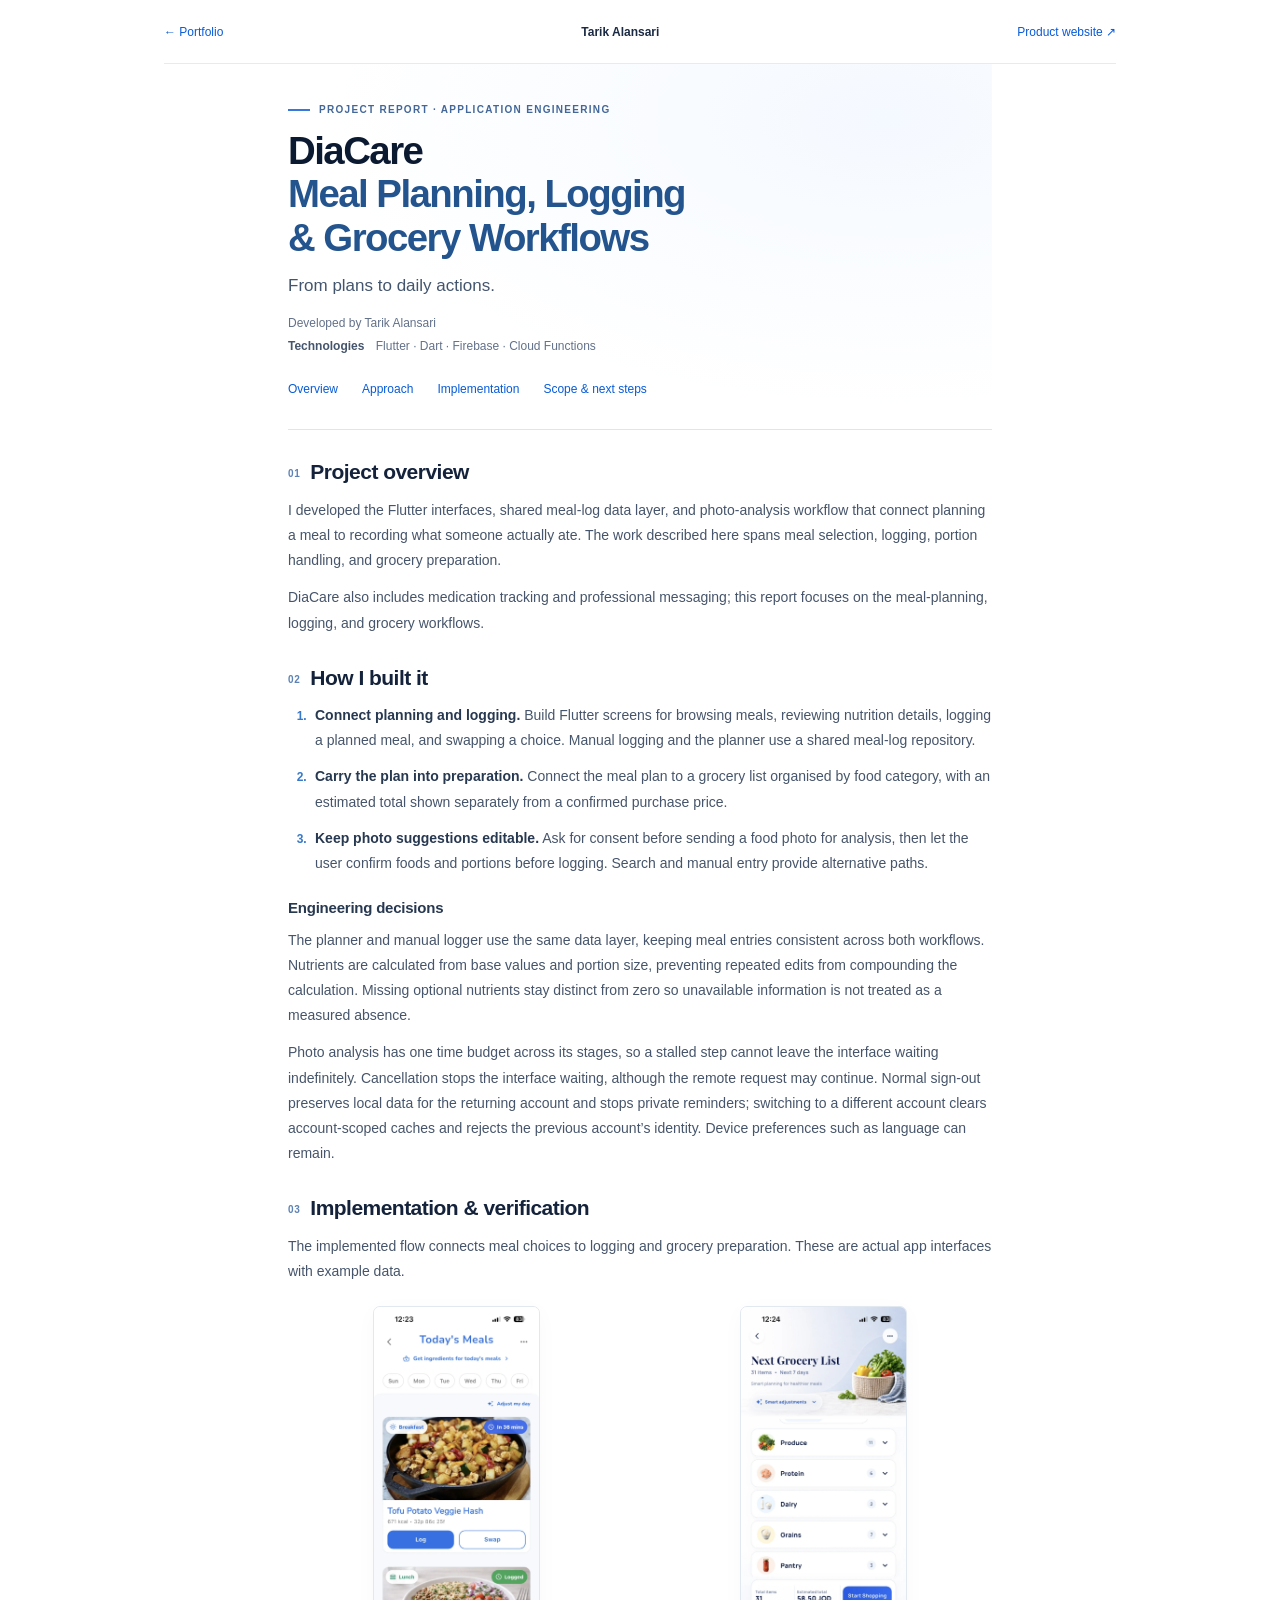
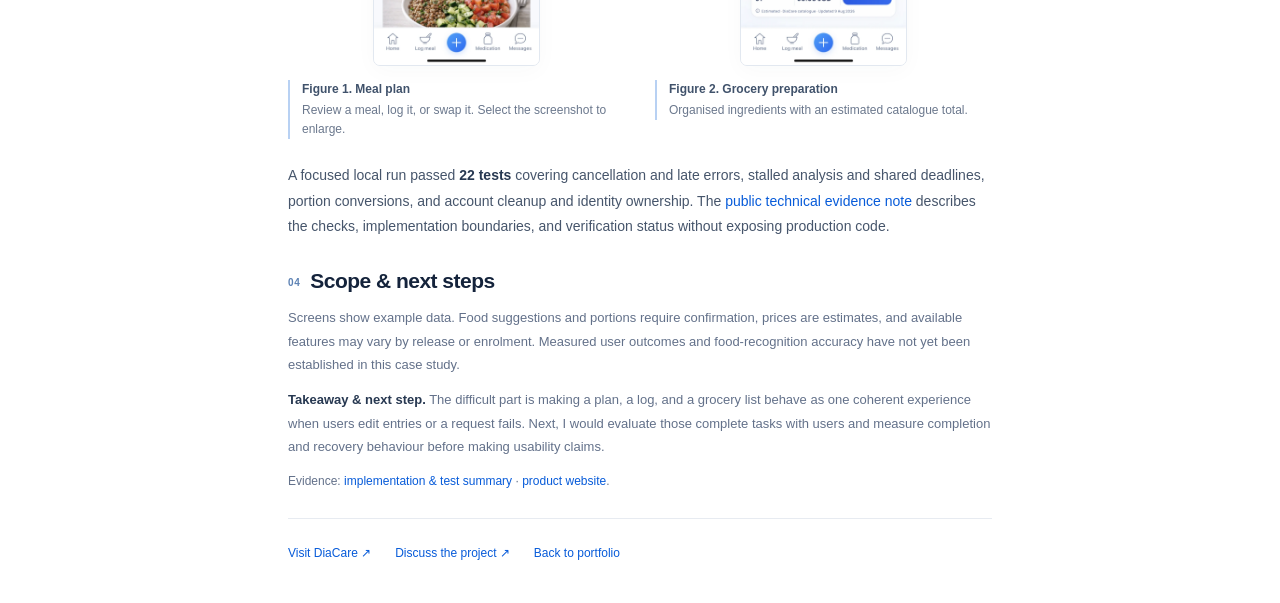
<file: diacare.html>
<!doctype html>
<html lang="en">
<head>
  <meta charset="utf-8">
  <meta name="viewport" content="width=device-width, initial-scale=1">
  <meta name="theme-color" content="#ffffff">
  <meta name="description" content="DiaCare application case study by Tarik Alansari: connecting meal planning, food logging and grocery preparation with Flutter and Firebase.">
  <link rel="canonical" href="https://tansari2004.github.io/tarik-alansari-portfolio/diacare.html">
  <meta property="og:type" content="website">
  <meta property="og:title" content="DiaCare — Meal Planning, Logging &amp; Grocery Workflows · Tarik Alansari">
  <meta property="og:description" content="A product-engineering report on meal planning, food logging, shared application state and photo-analysis workflows.">
  <meta property="og:url" content="https://tansari2004.github.io/tarik-alansari-portfolio/diacare.html">
  <meta property="og:image" content="https://tansari2004.github.io/tarik-alansari-portfolio/diacare-button.webp">
  <meta name="twitter:card" content="summary_large_image">
  <title>DiaCare — Meal Planning, Logging &amp; Grocery Workflows · Tarik Alansari</title>
  <link rel="stylesheet" href="banking-pipeline.css?v=report-engineering-1">
  <link rel="stylesheet" href="diacare-report.css?v=1">
  <script src="banking-pipeline.js?v=case-study-1" defer></script>
</head>
<body>
  <a class="skip-link" href="#main">Skip to project report</a>
  <div class="page">
    <nav class="project-nav" aria-label="Project navigation"><a href="./#work">← Portfolio</a><a class="author" href="./">Tarik Alansari</a><a href="https://diacare.health/">Product website ↗</a></nav>
    <main id="main" class="project-report">
      <header class="report-header">
        <p class="eyebrow">Project report · Application engineering</p>
        <h1>DiaCare<br><span class="title-accent">Meal Planning, Logging<br>&amp; Grocery Workflows</span></h1>
        <p class="standfirst">From plans to daily actions.</p>
        <p class="byline">Developed by Tarik Alansari</p>
        <p class="technology-line"><strong>Technologies</strong> Flutter · Dart · Firebase · Cloud Functions</p>
        <nav class="report-contents" aria-label="Report sections"><a href="#overview">Overview</a><a href="#approach">Approach</a><a href="#implementation">Implementation</a><a href="#scope">Scope &amp; next steps</a></nav>
      </header>
      <section class="report-section" aria-labelledby="overview">
        <h2 id="overview"><span class="section-number" aria-hidden="true">01</span>Project overview</h2>
        <p>I developed the Flutter interfaces, shared meal-log data layer, and photo-analysis workflow that connect planning a meal to recording what someone actually ate. The work described here spans meal selection, logging, portion handling, and grocery preparation.</p>
        <p>DiaCare also includes medication tracking and professional messaging; this report focuses on the meal-planning, logging, and grocery workflows.</p>
      </section>
      <section class="report-section" aria-labelledby="approach">
        <h2 id="approach"><span class="section-number" aria-hidden="true">02</span>How I built it</h2>
        <ol class="approach-list">
          <li><strong>Connect planning and logging.</strong> Build Flutter screens for browsing meals, reviewing nutrition details, logging a planned meal, and swapping a choice. Manual logging and the planner use a shared meal-log repository.</li>
          <li><strong>Carry the plan into preparation.</strong> Connect the meal plan to a grocery list organised by food category, with an estimated total shown separately from a confirmed purchase price.</li>
          <li><strong>Keep photo suggestions editable.</strong> Ask for consent before sending a food photo for analysis, then let the user confirm foods and portions before logging. Search and manual entry provide alternative paths.</li>
        </ol>
        <h3 class="report-subheading">Engineering decisions</h3>
        <p>The planner and manual logger use the same data layer, keeping meal entries consistent across both workflows. Nutrients are calculated from base values and portion size, preventing repeated edits from compounding the calculation. Missing optional nutrients stay distinct from zero so unavailable information is not treated as a measured absence.</p>
        <p>Photo analysis has one time budget across its stages, so a stalled step cannot leave the interface waiting indefinitely. Cancellation stops the interface waiting, although the remote request may continue. Normal sign-out preserves local data for the returning account and stops private reminders; switching to a different account clears account-scoped caches and rejects the previous account’s identity. Device preferences such as language can remain.</p>
      </section>
      <section class="report-section" aria-labelledby="implementation">
        <h2 id="implementation"><span class="section-number" aria-hidden="true">03</span>Implementation &amp; verification</h2>
        <p>The implemented flow connects meal choices to logging and grocery preparation. These are actual app interfaces with example data.</p>
        <div class="app-figures">
          <figure class="report"><a href="diacare-assets/meal-plan.webp" aria-label="Enlarge DiaCare meal plan screenshot"><img src="diacare-assets/meal-plan.webp" width="708" height="1535" alt="Actual DiaCare meal plan screen showing meal nutrition details and Log and Swap actions" loading="lazy" decoding="async"></a><figcaption><h3>Figure 1. Meal plan</h3><p>Review a meal, log it, or swap it. Select the screenshot to enlarge.</p></figcaption></figure>
          <figure class="report"><a href="diacare-assets/grocery-list.webp" aria-label="Enlarge DiaCare grocery list screenshot"><img src="diacare-assets/grocery-list.webp" width="708" height="1535" alt="Actual DiaCare grocery screen showing ingredient categories and a clearly labelled estimated total" loading="lazy" decoding="async"></a><figcaption><h3>Figure 2. Grocery preparation</h3><p>Organised ingredients with an estimated catalogue total.</p></figcaption></figure>
        </div>
        <p class="verification-note">A focused local run passed <strong>22 tests</strong> covering cancellation and late errors, stalled analysis and shared deadlines, portion conversions, and account cleanup and identity ownership. The <a href="diacare-engineering-notes.html">public technical evidence note</a> describes the checks, implementation boundaries, and verification status without exposing production code.</p>
      </section>
      <section class="report-section data-notes" aria-labelledby="scope">
        <h2 id="scope"><span class="section-number" aria-hidden="true">04</span>Scope &amp; next steps</h2>
        <p>Screens show example data. Food suggestions and portions require confirmation, prices are estimates, and available features may vary by release or enrolment. Measured user outcomes and food-recognition accuracy have not yet been established in this case study.</p>
        <p><strong>Takeaway &amp; next step.</strong> The difficult part is making a plan, a log, and a grocery list behave as one coherent experience when users edit entries or a request fails. Next, I would evaluate those complete tasks with users and measure completion and recovery behaviour before making usability claims.</p>
        <p class="evidence-links">Evidence: <a href="diacare-engineering-notes.html">implementation &amp; test summary</a> · <a href="https://diacare.health/">product website</a>.</p>
      </section>
      <footer class="report-footer"><a href="https://diacare.health/">Visit DiaCare ↗</a><a href="mailto:tansari7@uwo.ca">Discuss the project ↗</a><a href="./#work">Back to portfolio</a></footer>
    </main>
  </div>
  <dialog class="image-viewer" aria-labelledby="viewer-title" aria-describedby="viewer-hint"><div class="viewer-bar"><h2 id="viewer-title">Report screenshot</h2><div class="viewer-controls"><button type="button" class="zoom-button" aria-pressed="false">Zoom in</button><button type="button" class="close-viewer" aria-label="Close screenshot">✕</button></div></div><div class="viewer-image"><img alt=""></div><p class="viewer-hint" id="viewer-hint">Zoom in, then scroll to explore the report. Press Escape to close.</p></dialog>
</body>
</html>
</file>
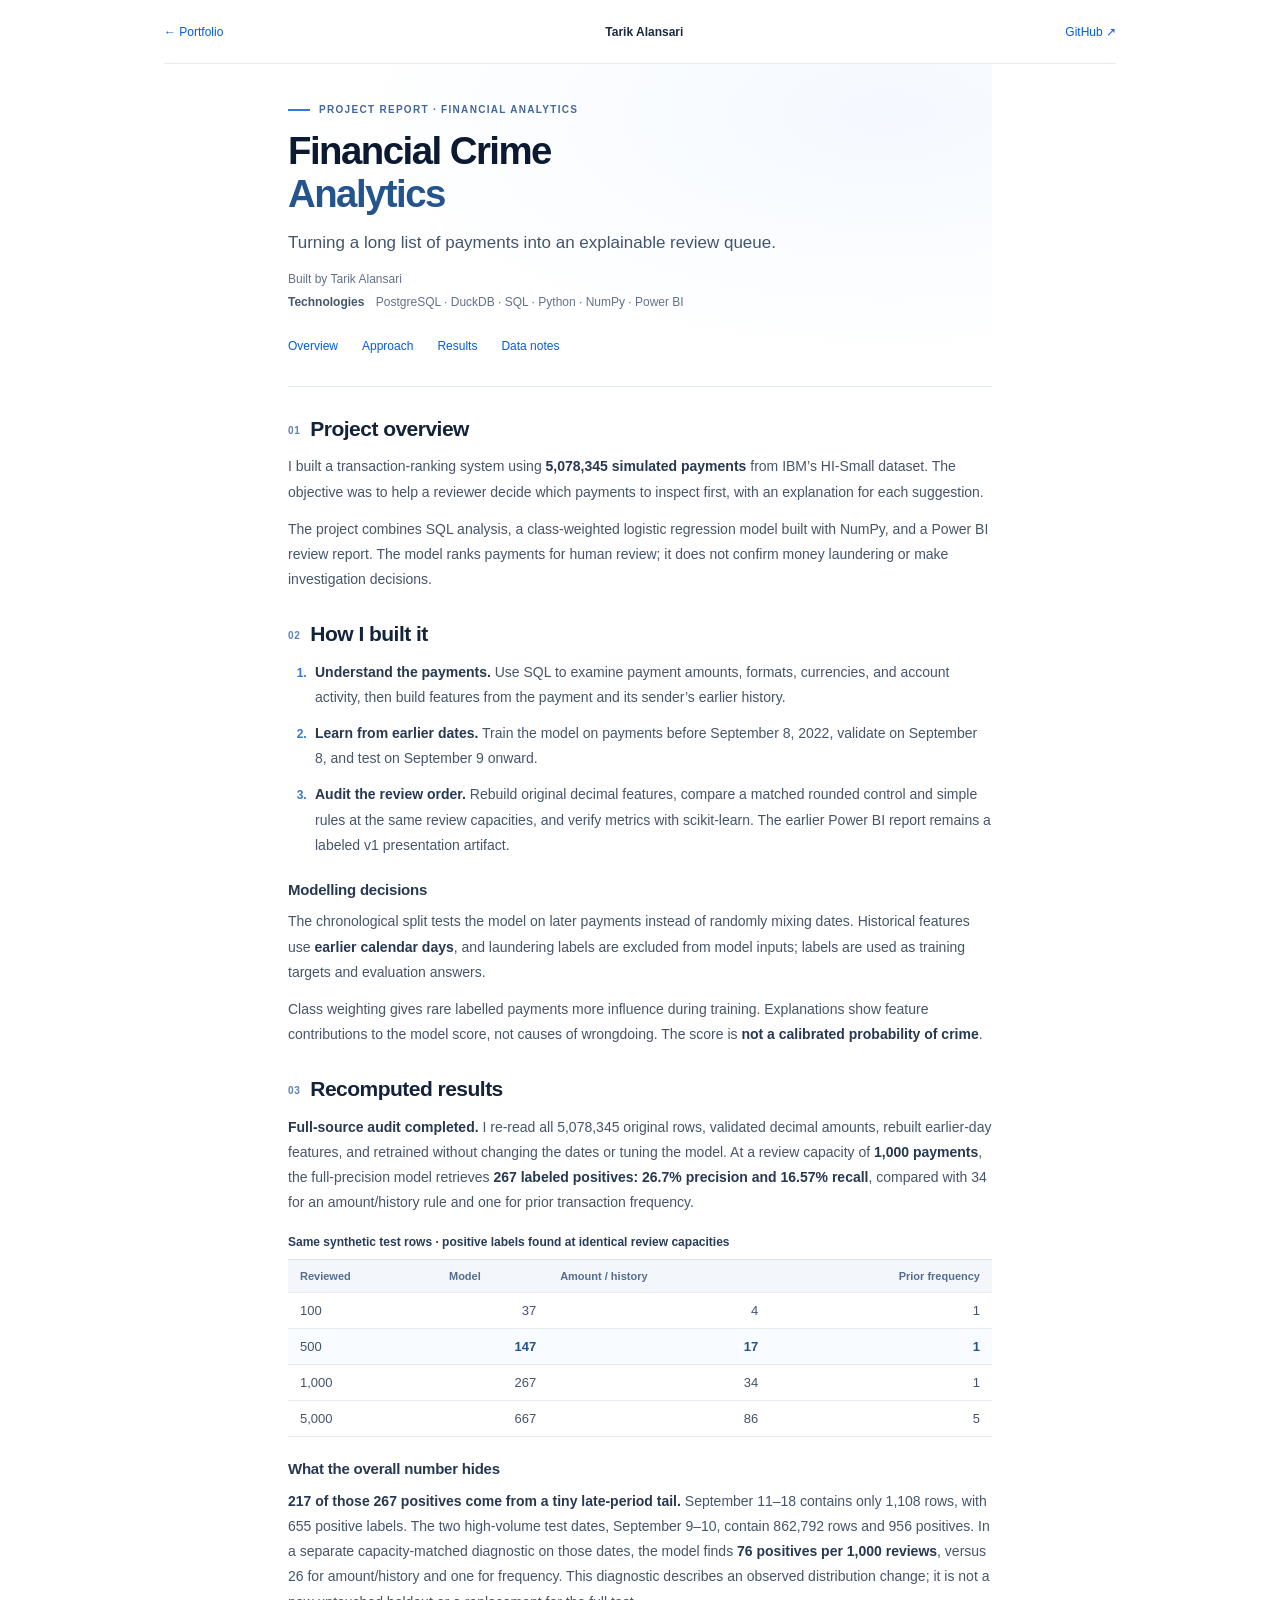
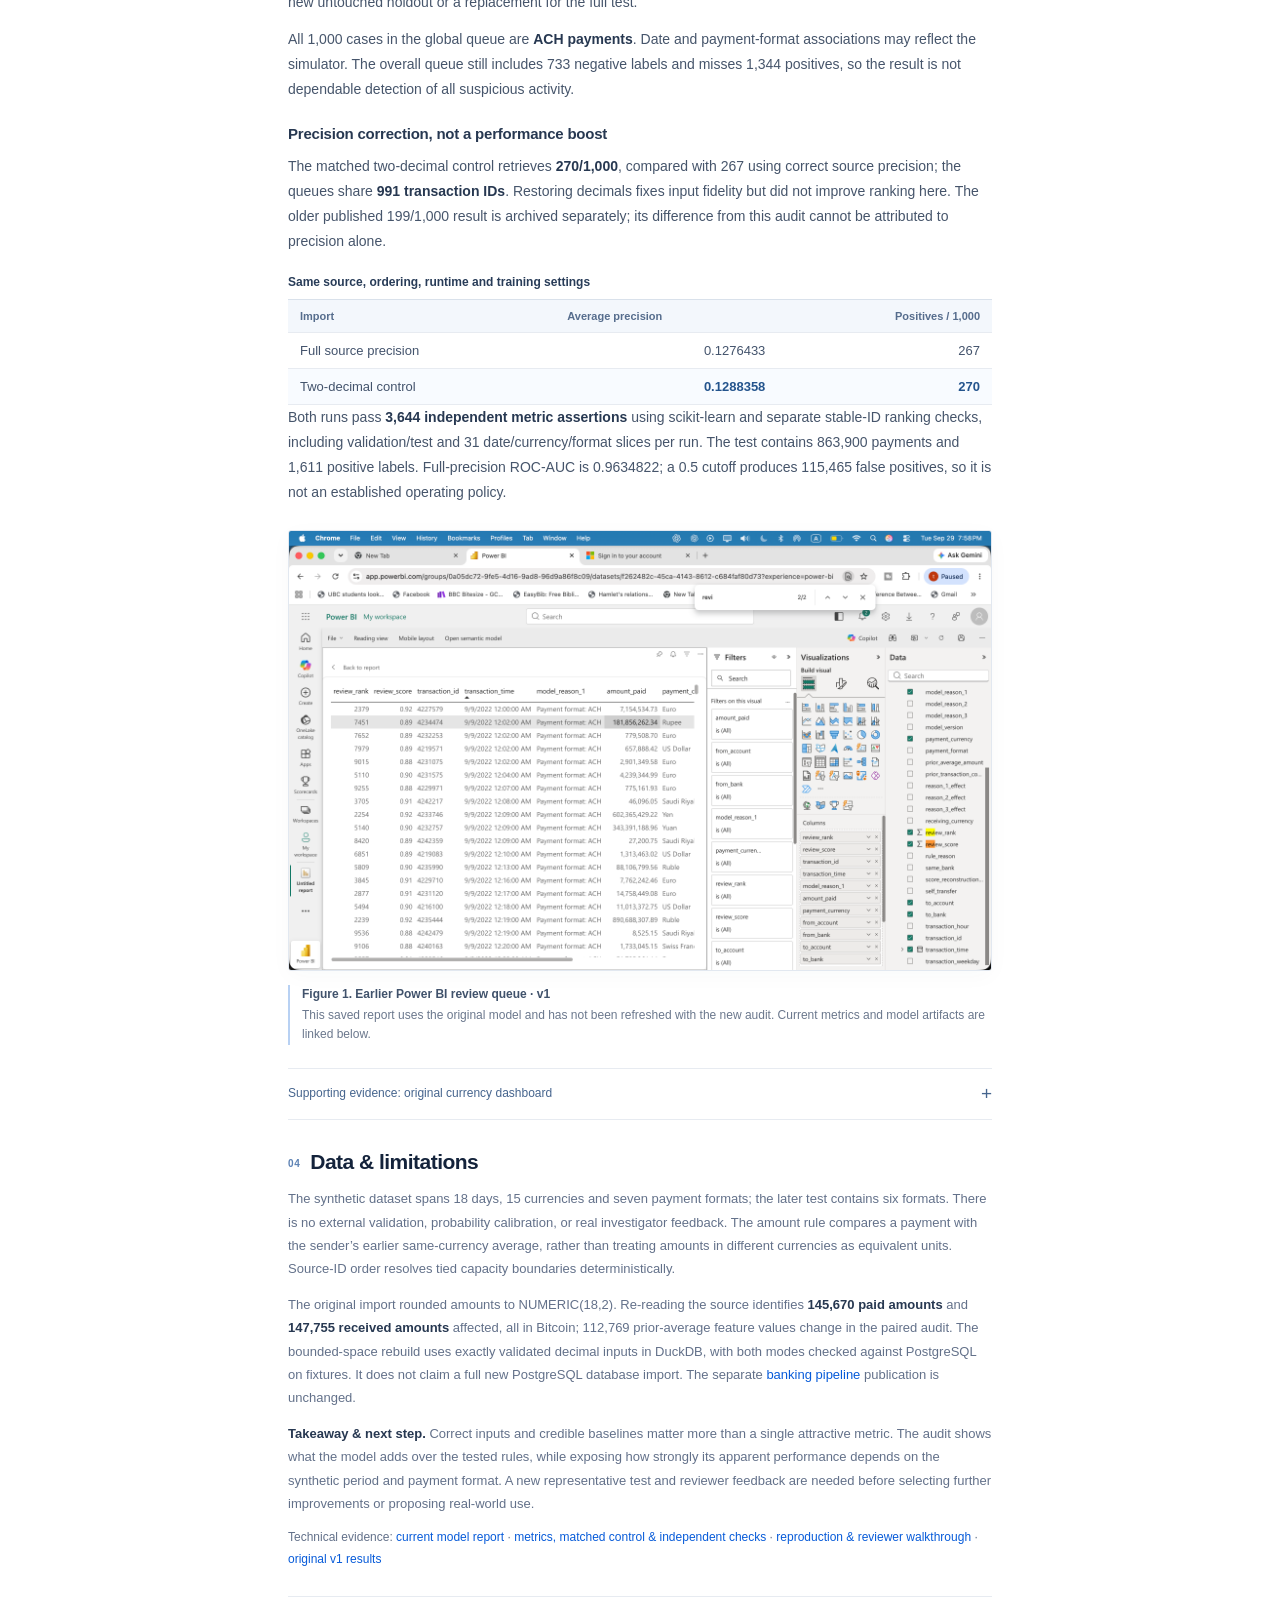
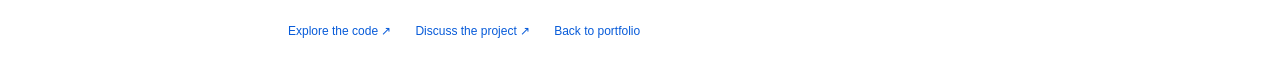
<file: financial-crime.html>
<!doctype html>
<html lang="en">
<head>
  <meta charset="utf-8">
  <meta name="viewport" content="width=device-width, initial-scale=1, viewport-fit=cover">
  <meta name="theme-color" content="#ffffff">
  <meta name="description" content="Financial Crime Analytics by Tarik Alansari. A case-ranking system built across 5.08 million synthetic transactions with PostgreSQL, Python, machine learning and Power BI.">
  <link rel="canonical" href="https://tansari2004.github.io/tarik-alansari-portfolio/financial-crime.html">
  <meta property="og:title" content="Financial Crime Analytics · Tarik Alansari">
  <meta property="og:description" content="Turning 5.08 million synthetic transactions into an explainable review queue for investigators.">
  <meta property="og:type" content="website">
  <meta property="og:url" content="https://tansari2004.github.io/tarik-alansari-portfolio/financial-crime.html">
  <meta property="og:image" content="https://tansari2004.github.io/tarik-alansari-portfolio/financial-crime-button.webp">
  <title>Financial Crime Analytics · Tarik Alansari</title>
  <link rel="stylesheet" href="banking-pipeline.css?v=report-engineering-1">
  <script src="banking-pipeline.js?v=case-study-1" defer></script>
</head>
<body>
  <a class="skip-link" href="#main">Skip to project report</a>
  <div class="page">
    <nav class="project-nav" aria-label="Project navigation"><a href="./#work">← Portfolio</a><a class="author" href="./">Tarik Alansari</a><a href="https://github.com/Tansari2004/financial-crime-investigation-analytics">GitHub ↗</a></nav>
    <main id="main" class="project-report">
      <header class="report-header">
        <p class="eyebrow">Project report · Financial analytics</p>
        <h1>Financial Crime<br><span class="title-accent">Analytics</span></h1>
        <p class="standfirst">Turning a long list of payments into an explainable review queue.</p>
        <p class="byline">Built by Tarik Alansari</p>
        <p class="technology-line"><strong>Technologies</strong> PostgreSQL · DuckDB · SQL · Python · NumPy · Power BI</p>
        <nav class="report-contents" aria-label="Report sections"><a href="#overview">Overview</a><a href="#approach">Approach</a><a href="#results">Results</a><a href="#data-notes">Data notes</a></nav>
      </header>
      <section class="report-section" aria-labelledby="overview">
        <h2 id="overview"><span class="section-number" aria-hidden="true">01</span>Project overview</h2>
        <p>I built a transaction-ranking system using <strong>5,078,345 simulated payments</strong> from IBM’s HI-Small dataset. The objective was to help a reviewer decide which payments to inspect first, with an explanation for each suggestion.</p>
        <p>The project combines SQL analysis, a class-weighted logistic regression model built with NumPy, and a Power BI review report. The model ranks payments for human review; it does not confirm money laundering or make investigation decisions.</p>
      </section>
      <section class="report-section" aria-labelledby="approach">
        <h2 id="approach"><span class="section-number" aria-hidden="true">02</span>How I built it</h2>
        <ol class="approach-list">
          <li><strong>Understand the payments.</strong> Use SQL to examine payment amounts, formats, currencies, and account activity, then build features from the payment and its sender’s earlier history.</li>
          <li><strong>Learn from earlier dates.</strong> Train the model on payments before September 8, 2022, validate on September 8, and test on September 9 onward.</li>
          <li><strong>Audit the review order.</strong> Rebuild original decimal features, compare a matched rounded control and simple rules at the same review capacities, and verify metrics with scikit-learn. The earlier Power BI report remains a labeled v1 presentation artifact.</li>
        </ol>
        <h3 class="report-subheading">Modelling decisions</h3>
        <p>The chronological split tests the model on later payments instead of randomly mixing dates. Historical features use <strong>earlier calendar days</strong>, and laundering labels are excluded from model inputs; labels are used as training targets and evaluation answers.</p>
        <p>Class weighting gives rare labelled payments more influence during training. Explanations show feature contributions to the model score, not causes of wrongdoing. The score is <strong>not a calibrated probability of crime</strong>.</p>
      </section>
      <section class="report-section" aria-labelledby="results">
        <h2 id="results"><span class="section-number" aria-hidden="true">03</span>Recomputed results</h2>
        <p><strong>Full-source audit completed.</strong> I re-read all 5,078,345 original rows, validated decimal amounts, rebuilt earlier-day features, and retrained without changing the dates or tuning the model. At a review capacity of <strong>1,000 payments</strong>, the full-precision model retrieves <strong>267 labeled positives: 26.7% precision and 16.57% recall</strong>, compared with 34 for an amount/history rule and one for prior transaction frequency.</p>
        <table class="results-table"><caption>Same synthetic test rows · positive labels found at identical review capacities</caption><thead><tr><th scope="col">Reviewed</th><th scope="col">Model</th><th scope="col">Amount / history</th><th scope="col">Prior frequency</th></tr></thead><tbody><tr><th scope="row">100</th><td>37</td><td>4</td><td>1</td></tr><tr><th scope="row">500</th><td>147</td><td>17</td><td>1</td></tr><tr><th scope="row">1,000</th><td>267</td><td>34</td><td>1</td></tr><tr><th scope="row">5,000</th><td>667</td><td>86</td><td>5</td></tr></tbody></table>
        <h3 class="report-subheading">What the overall number hides</h3>
        <p><strong>217 of those 267 positives come from a tiny late-period tail.</strong> September 11–18 contains only 1,108 rows, with 655 positive labels. The two high-volume test dates, September 9–10, contain 862,792 rows and 956 positives. In a separate capacity-matched diagnostic on those dates, the model finds <strong>76 positives per 1,000 reviews</strong>, versus 26 for amount/history and one for frequency. This diagnostic describes an observed distribution change; it is not a new untouched holdout or a replacement for the full test.</p>
        <p>All 1,000 cases in the global queue are <strong>ACH payments</strong>. Date and payment-format associations may reflect the simulator. The overall queue still includes 733 negative labels and misses 1,344 positives, so the result is not dependable detection of all suspicious activity.</p>
        <h3 class="report-subheading">Precision correction, not a performance boost</h3>
        <p>The matched two-decimal control retrieves <strong>270/1,000</strong>, compared with 267 using correct source precision; the queues share <strong>991 transaction IDs</strong>. Restoring decimals fixes input fidelity but did not improve ranking here. The older published 199/1,000 result is archived separately; its difference from this audit cannot be attributed to precision alone.</p>
        <table class="results-table"><caption>Same source, ordering, runtime and training settings</caption><thead><tr><th scope="col">Import</th><th scope="col">Average precision</th><th scope="col">Positives / 1,000</th></tr></thead><tbody><tr><th scope="row">Full source precision</th><td>0.1276433</td><td>267</td></tr><tr><th scope="row">Two-decimal control</th><td>0.1288358</td><td>270</td></tr></tbody></table>
        <p>Both runs pass <strong>3,644 independent metric assertions</strong> using scikit-learn and separate stable-ID ranking checks, including validation/test and 31 date/currency/format slices per run. The test contains 863,900 payments and 1,611 positive labels. Full-precision ROC-AUC is 0.9634822; a 0.5 cutoff produces 115,465 false positives, so it is not an established operating policy.</p>
        <figure class="report main-figure"><a href="crime-assets/review-queue.png" aria-label="Enlarge original v1 review queue"><img src="crime-assets/review-queue.png" width="2880" height="1800" alt="Original v1 Power BI queue of synthetic payments, retained as historical presentation evidence" loading="lazy" decoding="async"></a><figcaption><h3>Figure 1. Earlier Power BI review queue · v1</h3><p>This saved report uses the original model and has not been refreshed with the new audit. Current metrics and model artifacts are linked below.</p></figcaption></figure>
        <details class="supporting-reports"><summary>Supporting evidence: original currency dashboard <span aria-hidden="true">+</span></summary><div class="supporting-content">
          <figure class="report"><a href="crime-assets/currency-dashboard.png" aria-label="Enlarge original cases by currency report"><img src="crime-assets/currency-dashboard.png" width="2880" height="1800" alt="Original v1 Power BI dashboard showing ranked review cases grouped by payment currency" loading="lazy" decoding="async"></a><figcaption><h3>Figure 2. Original v1 cases by currency</h3><p>Historical presentation evidence. Counts describe the saved ranked sample, not monetary totals or confirmed crimes.</p></figcaption></figure>
        </div></details>
      </section>
      <section class="report-section data-notes" aria-labelledby="data-notes">
        <h2 id="data-notes"><span class="section-number" aria-hidden="true">04</span>Data &amp; limitations</h2>
        <p>The synthetic dataset spans 18 days, 15 currencies and seven payment formats; the later test contains six formats. There is no external validation, probability calibration, or real investigator feedback. The amount rule compares a payment with the sender’s earlier same-currency average, rather than treating amounts in different currencies as equivalent units. Source-ID order resolves tied capacity boundaries deterministically.</p>
        <p>The original import rounded amounts to NUMERIC(18,2). Re-reading the source identifies <strong>145,670 paid amounts</strong> and <strong>147,755 received amounts</strong> affected, all in Bitcoin; 112,769 prior-average feature values change in the paired audit. The bounded-space rebuild uses exactly validated decimal inputs in DuckDB, with both modes checked against PostgreSQL on fixtures. It does not claim a full new PostgreSQL database import. The separate <a href="banking-pipeline.html">banking pipeline</a> publication is unchanged.</p>
        <p><strong>Takeaway &amp; next step.</strong> Correct inputs and credible baselines matter more than a single attractive metric. The audit shows what the model adds over the tested rules, while exposing how strongly its apparent performance depends on the synthetic period and payment format. A new representative test and reviewer feedback are needed before selecting further improvements or proposing real-world use.</p>
        <p class="evidence-links">Technical evidence: <a href="https://github.com/Tansari2004/financial-crime-investigation-analytics/blob/main/reports/model_report.md">current model report</a> · <a href="https://github.com/Tansari2004/financial-crime-investigation-analytics/tree/main/reports/full_precision">metrics, matched control &amp; independent checks</a> · <a href="https://github.com/Tansari2004/financial-crime-investigation-analytics/blob/main/docs/financial_evaluation_upgrade.md">reproduction &amp; reviewer walkthrough</a> · <a href="https://github.com/Tansari2004/financial-crime-investigation-analytics/tree/main/reports/legacy">original v1 results</a></p>
      </section>
      <footer class="report-footer"><a href="https://github.com/Tansari2004/financial-crime-investigation-analytics">Explore the code ↗</a><a href="mailto:tansari7@uwo.ca">Discuss the project ↗</a><a href="./#work">Back to portfolio</a></footer>
    </main>
  </div>
  <dialog class="image-viewer" aria-labelledby="viewer-title" aria-describedby="viewer-hint"><div class="viewer-bar"><h2 id="viewer-title">Report screenshot</h2><div class="viewer-controls"><button type="button" class="zoom-button" aria-pressed="false">Zoom in</button><button type="button" class="close-viewer" aria-label="Close screenshot">✕</button></div></div><div class="viewer-image"><img alt=""></div><p class="viewer-hint" id="viewer-hint">Zoom in, then scroll to explore the report. Press Escape to close.</p></dialog>
</body>
</html>
</file>
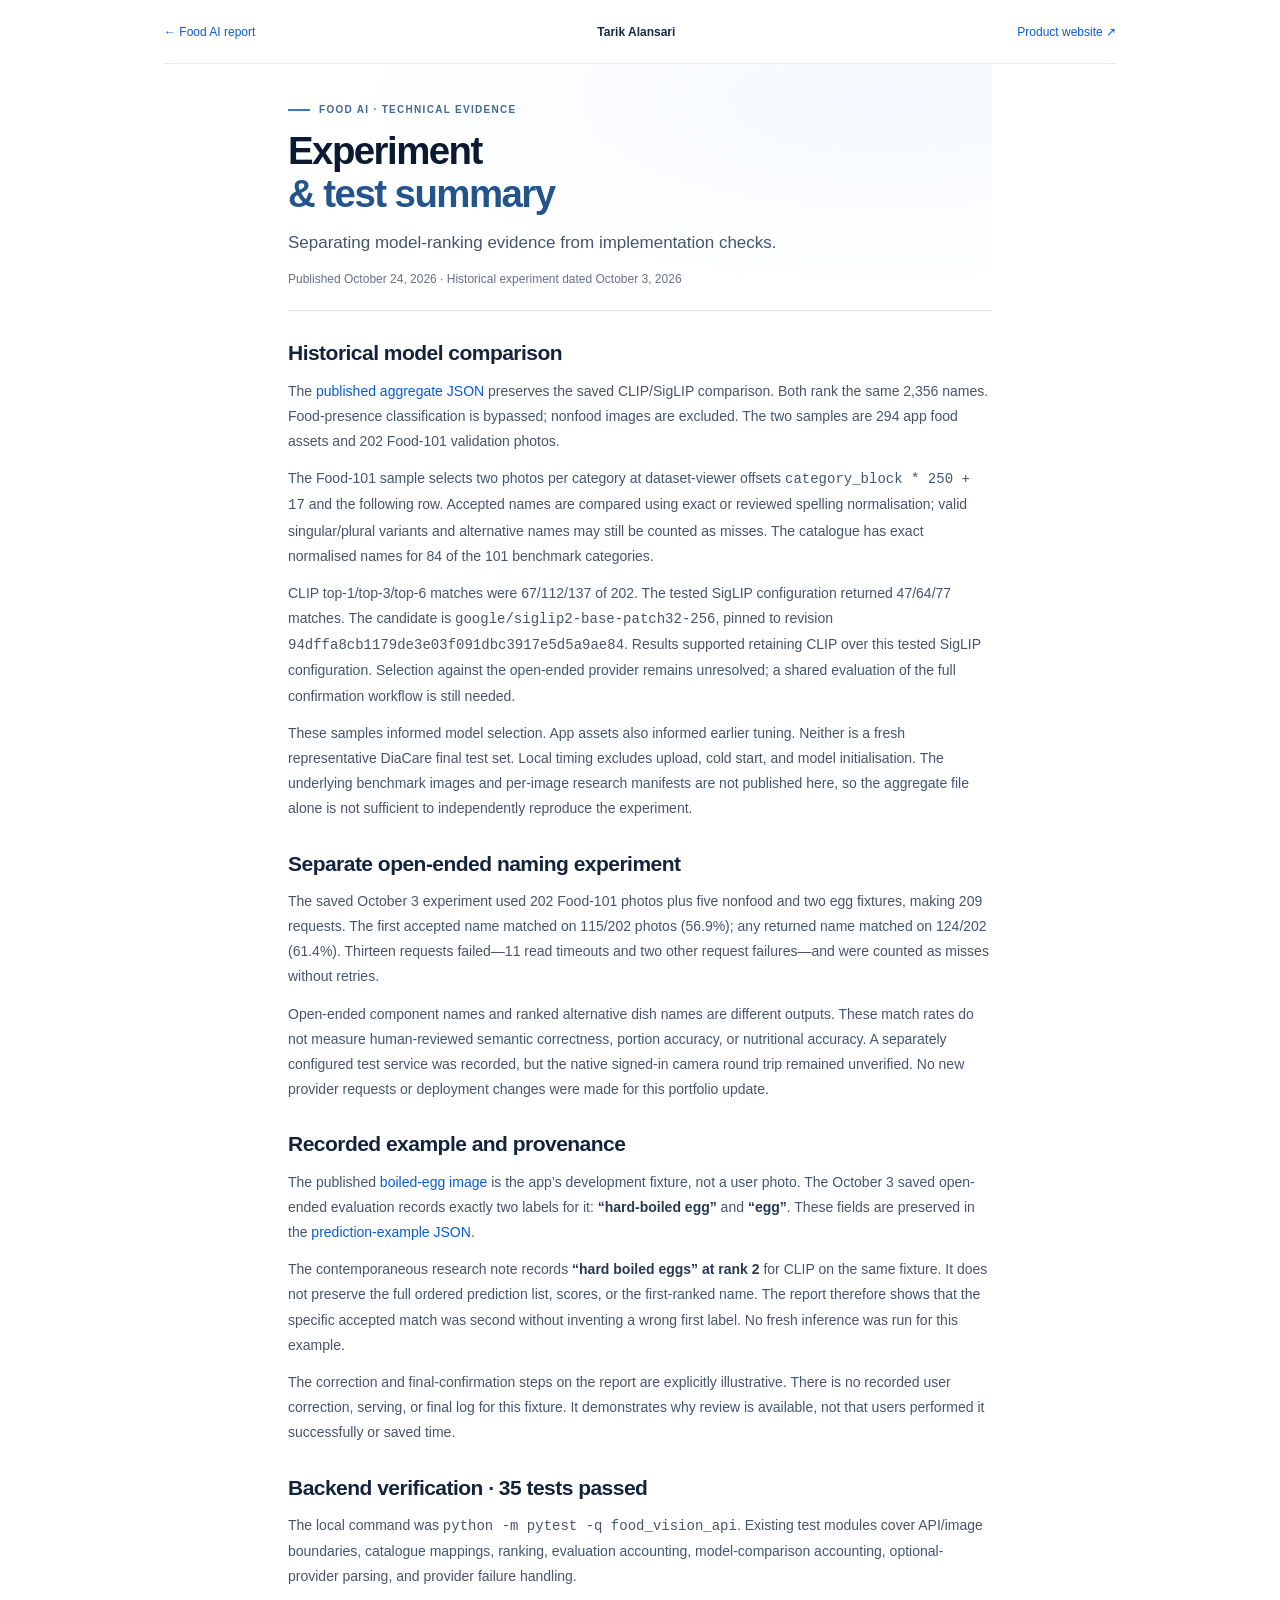
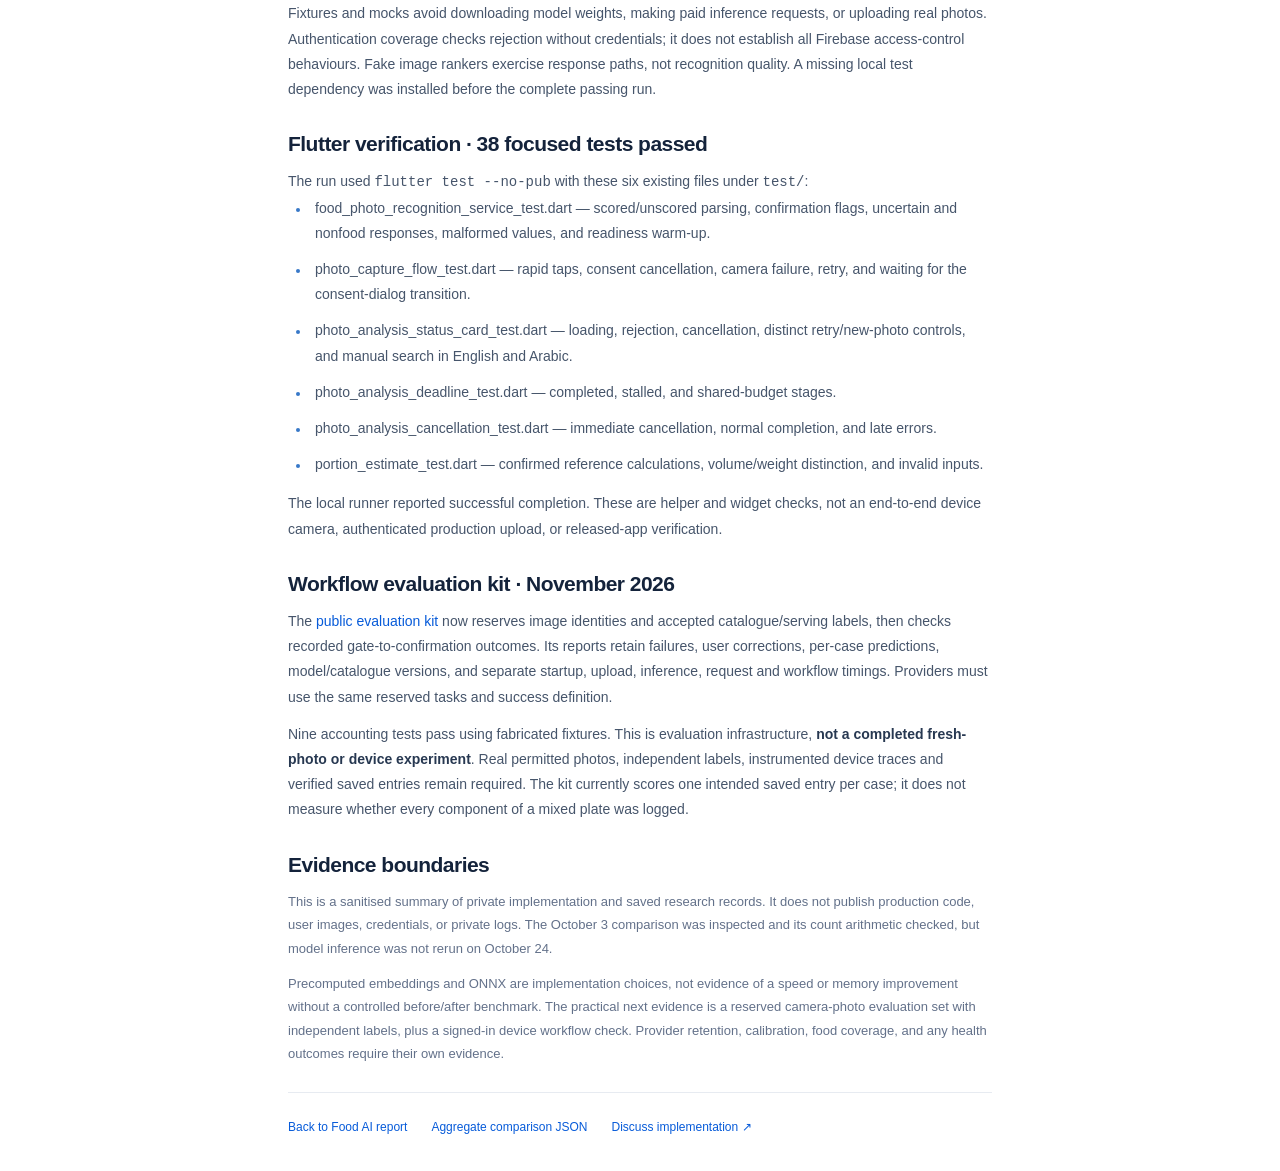
<file: food-ai-evidence.html>
<!doctype html>
<html lang="en">
<head>
  <meta charset="utf-8">
  <meta name="viewport" content="width=device-width, initial-scale=1">
  <meta name="theme-color" content="#ffffff">
  <meta name="description" content="Sanitised Food AI evidence: historical model-ranking results and focused backend and Flutter verification.">
  <link rel="canonical" href="https://tansari2004.github.io/tarik-alansari-portfolio/food-ai-evidence.html">
  <title>Food AI — Experiment &amp; Test Evidence · Tarik Alansari</title>
  <link rel="stylesheet" href="banking-pipeline.css?v=report-findings-1">
</head>
<body>
  <a class="skip-link" href="#main">Skip to technical evidence</a>
  <div class="page">
    <nav class="project-nav" aria-label="Project navigation"><a href="food-ai.html">← Food AI report</a><a class="author" href="./">Tarik Alansari</a><a href="https://diacare.health/">Product website ↗</a></nav>
    <main class="project-report" id="main">
      <header class="report-header"><p class="eyebrow">Food AI · Technical evidence</p><h1>Experiment<br><span class="title-accent">&amp; test summary</span></h1><p class="standfirst">Separating model-ranking evidence from implementation checks.</p><p class="byline">Published October 24, 2026 · Historical experiment dated October 3, 2026</p></header>
      <section class="report-section" aria-labelledby="experiment"><h2 id="experiment">Historical model comparison</h2>
        <p>The <a href="food-ai-assets/model-comparison.json">published aggregate JSON</a> preserves the saved CLIP/SigLIP comparison. Both rank the same 2,356 names. Food-presence classification is bypassed; nonfood images are excluded. The two samples are 294 app food assets and 202 Food-101 validation photos.</p>
        <p>The Food-101 sample selects two photos per category at dataset-viewer offsets <code>category_block * 250 + 17</code> and the following row. Accepted names are compared using exact or reviewed spelling normalisation; valid singular/plural variants and alternative names may still be counted as misses. The catalogue has exact normalised names for 84 of the 101 benchmark categories.</p>
        <p>CLIP top-1/top-3/top-6 matches were 67/112/137 of 202. The tested SigLIP configuration returned 47/64/77 matches. The candidate is <code>google/siglip2-base-patch32-256</code>, pinned to revision <code>94dffa8cb1179de3e03f091dbc3917e5d5a9ae84</code>. Results supported retaining CLIP over this tested SigLIP configuration. Selection against the open-ended provider remains unresolved; a shared evaluation of the full confirmation workflow is still needed.</p>
        <p>These samples informed model selection. App assets also informed earlier tuning. Neither is a fresh representative DiaCare final test set. Local timing excludes upload, cold start, and model initialisation. The underlying benchmark images and per-image research manifests are not published here, so the aggregate file alone is not sufficient to independently reproduce the experiment.</p>
      </section>
      <section class="report-section" aria-labelledby="open-names"><h2 id="open-names">Separate open-ended naming experiment</h2>
        <p>The saved October 3 experiment used 202 Food-101 photos plus five nonfood and two egg fixtures, making 209 requests. The first accepted name matched on 115/202 photos (56.9%); any returned name matched on 124/202 (61.4%). Thirteen requests failed—11 read timeouts and two other request failures—and were counted as misses without retries.</p>
        <p>Open-ended component names and ranked alternative dish names are different outputs. These match rates do not measure human-reviewed semantic correctness, portion accuracy, or nutritional accuracy. A separately configured test service was recorded, but the native signed-in camera round trip remained unverified. No new provider requests or deployment changes were made for this portfolio update.</p>
      </section>
      <section class="report-section" aria-labelledby="prediction-example"><h2 id="prediction-example">Recorded example and provenance</h2>
        <p>The published <a href="food-ai-assets/boiled-egg.webp">boiled-egg image</a> is the app’s development fixture, not a user photo. The October 3 saved open-ended evaluation records exactly two labels for it: <strong>“hard-boiled egg”</strong> and <strong>“egg”</strong>. These fields are preserved in the <a href="food-ai-assets/prediction-example.json">prediction-example JSON</a>.</p>
        <p>The contemporaneous research note records <strong>“hard boiled eggs” at rank 2</strong> for CLIP on the same fixture. It does not preserve the full ordered prediction list, scores, or the first-ranked name. The report therefore shows that the specific accepted match was second without inventing a wrong first label. No fresh inference was run for this example.</p>
        <p>The correction and final-confirmation steps on the report are explicitly illustrative. There is no recorded user correction, serving, or final log for this fixture. It demonstrates why review is available, not that users performed it successfully or saved time.</p>
      </section>
      <section class="report-section" aria-labelledby="backend"><h2 id="backend">Backend verification · 35 tests passed</h2>
        <p>The local command was <code>python -m pytest -q food_vision_api</code>. Existing test modules cover API/image boundaries, catalogue mappings, ranking, evaluation accounting, model-comparison accounting, optional-provider parsing, and provider failure handling.</p>
        <p>Fixtures and mocks avoid downloading model weights, making paid inference requests, or uploading real photos. Authentication coverage checks rejection without credentials; it does not establish all Firebase access-control behaviours. Fake image rankers exercise response paths, not recognition quality. A missing local test dependency was installed before the complete passing run.</p>
      </section>
      <section class="report-section" aria-labelledby="flutter"><h2 id="flutter">Flutter verification · 38 focused tests passed</h2>
        <p>The run used <code>flutter test --no-pub</code> with these six existing files under <code>test/</code>:</p>
        <ul class="approach-list"><li>food_photo_recognition_service_test.dart — scored/unscored parsing, confirmation flags, uncertain and nonfood responses, malformed values, and readiness warm-up.</li><li>photo_capture_flow_test.dart — rapid taps, consent cancellation, camera failure, retry, and waiting for the consent-dialog transition.</li><li>photo_analysis_status_card_test.dart — loading, rejection, cancellation, distinct retry/new-photo controls, and manual search in English and Arabic.</li><li>photo_analysis_deadline_test.dart — completed, stalled, and shared-budget stages.</li><li>photo_analysis_cancellation_test.dart — immediate cancellation, normal completion, and late errors.</li><li>portion_estimate_test.dart — confirmed reference calculations, volume/weight distinction, and invalid inputs.</li></ul>
        <p>The local runner reported successful completion. These are helper and widget checks, not an end-to-end device camera, authenticated production upload, or released-app verification.</p>
      </section>
      <section class="report-section" aria-labelledby="workflow-kit"><h2 id="workflow-kit">Workflow evaluation kit · November 2026</h2><p>The <a href="https://github.com/Tansari2004/diacare-case-study/tree/main/food-workflow">public evaluation kit</a> now reserves image identities and accepted catalogue/serving labels, then checks recorded gate-to-confirmation outcomes. Its reports retain failures, user corrections, per-case predictions, model/catalogue versions, and separate startup, upload, inference, request and workflow timings. Providers must use the same reserved tasks and success definition.</p><p>Nine accounting tests pass using fabricated fixtures. This is evaluation infrastructure, <strong>not a completed fresh-photo or device experiment</strong>. Real permitted photos, independent labels, instrumented device traces and verified saved entries remain required. The kit currently scores one intended saved entry per case; it does not measure whether every component of a mixed plate was logged.</p></section>
      <section class="report-section data-notes" aria-labelledby="limits"><h2 id="limits">Evidence boundaries</h2><p>This is a sanitised summary of private implementation and saved research records. It does not publish production code, user images, credentials, or private logs. The October 3 comparison was inspected and its count arithmetic checked, but model inference was not rerun on October 24.</p><p>Precomputed embeddings and ONNX are implementation choices, not evidence of a speed or memory improvement without a controlled before/after benchmark. The practical next evidence is a reserved camera-photo evaluation set with independent labels, plus a signed-in device workflow check. Provider retention, calibration, food coverage, and any health outcomes require their own evidence.</p></section>
      <footer class="report-footer"><a href="food-ai.html">Back to Food AI report</a><a href="food-ai-assets/model-comparison.json">Aggregate comparison JSON</a><a href="mailto:tansari7@uwo.ca">Discuss implementation ↗</a></footer>
    </main>
  </div>
</body>
</html>
</file>
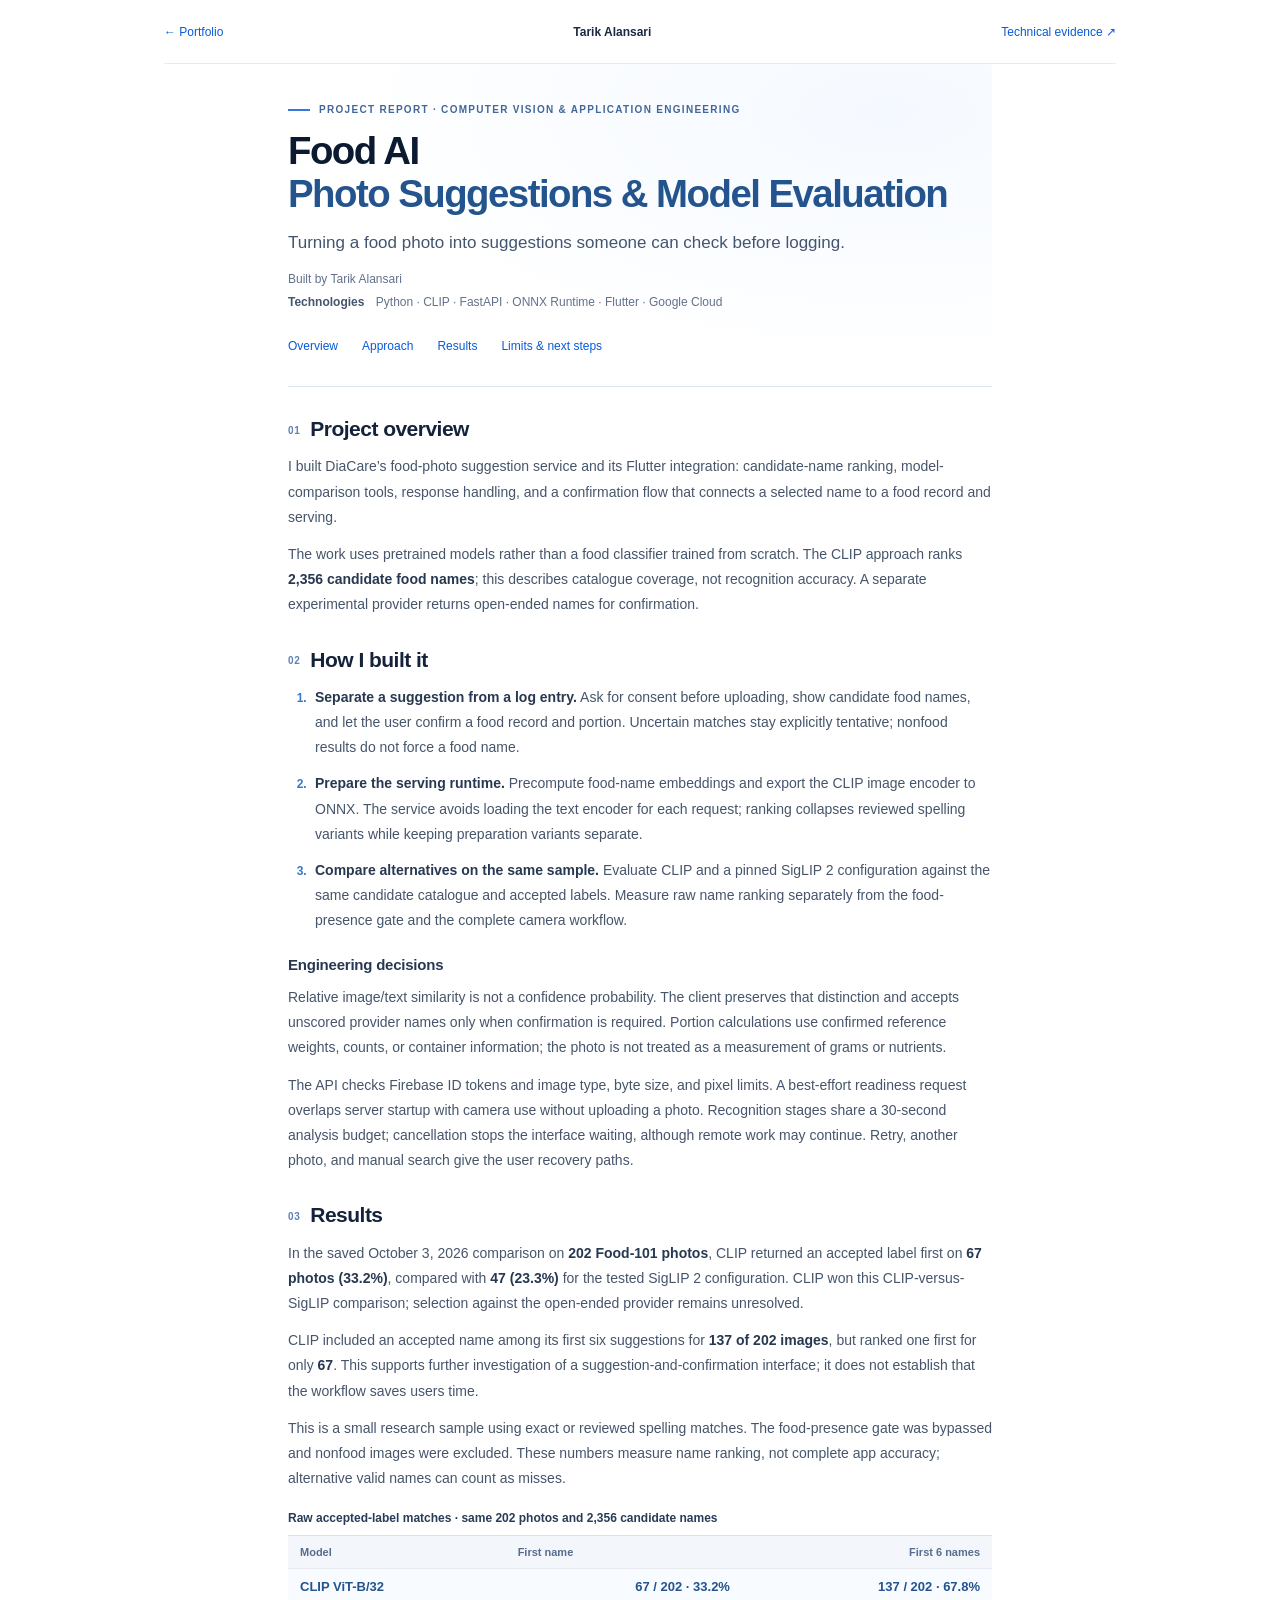
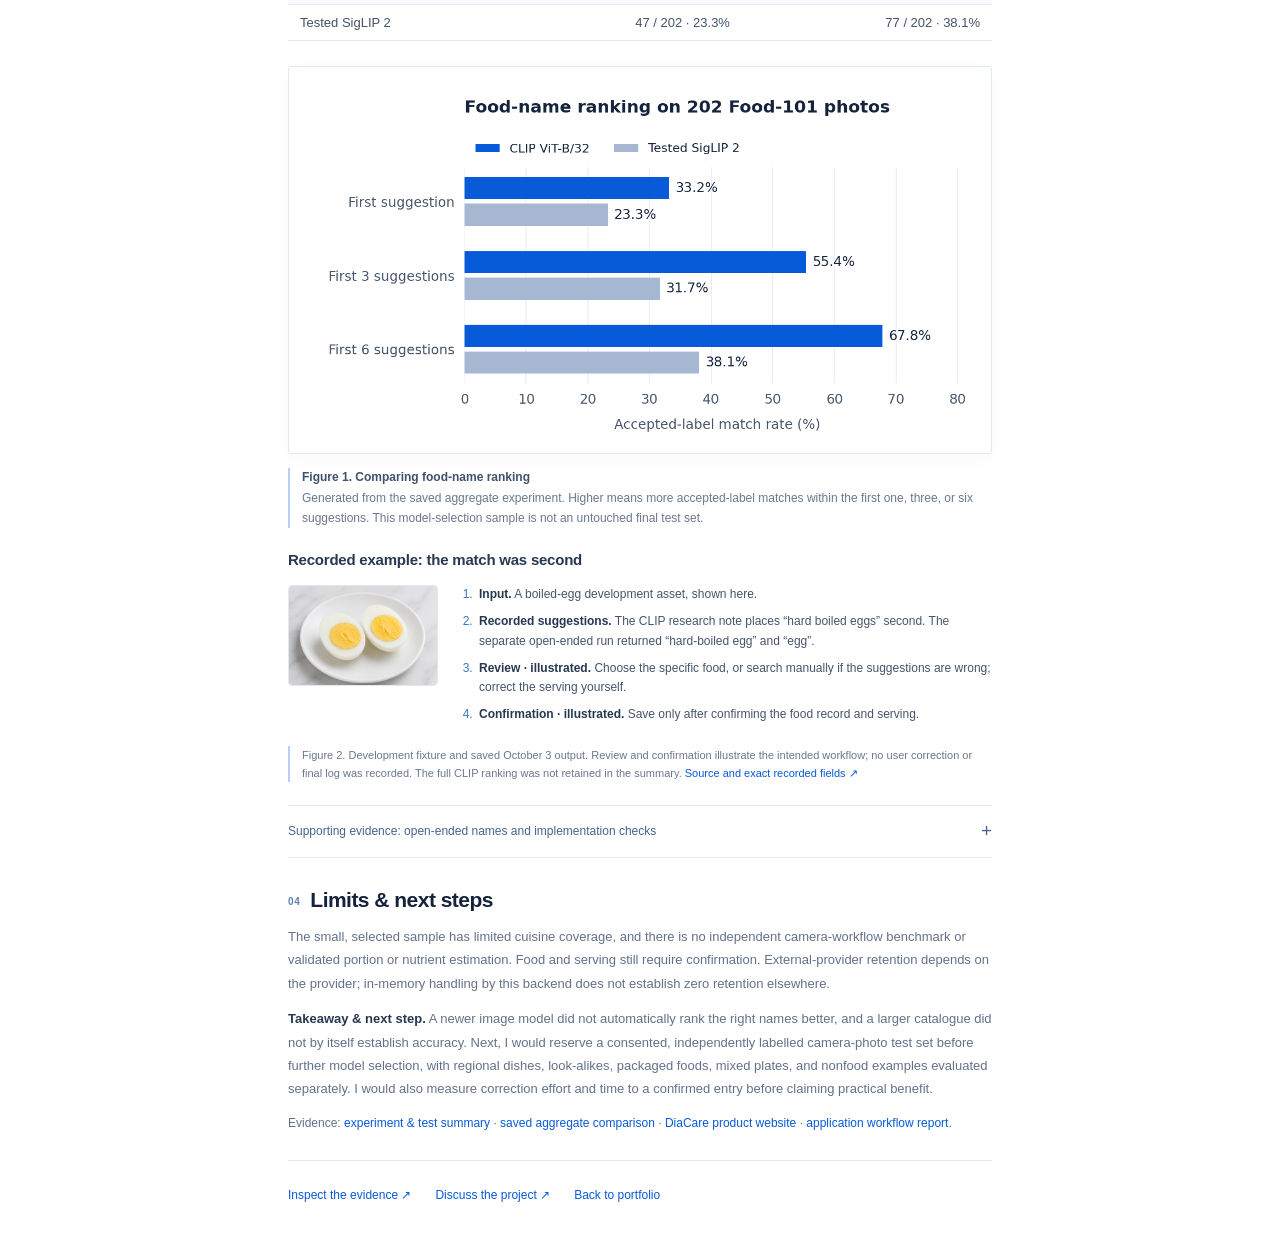
<file: food-ai.html>
<!doctype html>
<html lang="en">
<head>
  <meta charset="utf-8">
  <meta name="viewport" content="width=device-width, initial-scale=1">
  <meta name="theme-color" content="#ffffff">
  <meta name="description" content="Food AI by Tarik Alansari: comparing pretrained image models and building reviewable food-photo suggestions for DiaCare.">
  <link rel="canonical" href="https://tansari2004.github.io/tarik-alansari-portfolio/food-ai.html">
  <meta property="og:type" content="website">
  <meta property="og:title" content="Food AI — Photo Suggestions &amp; Model Evaluation · Tarik Alansari">
  <meta property="og:description" content="A project report on food-name ranking, model selection, and the path from a photo to a user-confirmed food entry.">
  <meta property="og:url" content="https://tansari2004.github.io/tarik-alansari-portfolio/food-ai.html">
  <meta property="og:image" content="https://tansari2004.github.io/tarik-alansari-portfolio/food-ai-button.webp">
  <meta name="twitter:card" content="summary_large_image">
  <title>Food AI — Photo Suggestions &amp; Model Evaluation · Tarik Alansari</title>
  <link rel="stylesheet" href="banking-pipeline.css?v=report-findings-1">
  <link rel="stylesheet" href="food-ai-report.css?v=1">
  <script src="banking-pipeline.js?v=case-study-1" defer></script>
</head>
<body>
  <a class="skip-link" href="#main">Skip to project report</a>
  <div class="page">
    <nav class="project-nav" aria-label="Project navigation"><a href="./#work">← Portfolio</a><a class="author" href="./">Tarik Alansari</a><a href="food-ai-evidence.html">Technical evidence ↗</a></nav>
    <main id="main" class="project-report">
      <header class="report-header">
        <p class="eyebrow">Project report · Computer vision &amp; application engineering</p>
        <h1>Food AI<br><span class="title-accent">Photo Suggestions &amp; Model Evaluation</span></h1>
        <p class="standfirst">Turning a food photo into suggestions someone can check before logging.</p>
        <p class="byline">Built by Tarik Alansari</p>
        <p class="technology-line"><strong>Technologies</strong> Python · CLIP · FastAPI · ONNX Runtime · Flutter · Google Cloud</p>
        <nav class="report-contents" aria-label="Report sections"><a href="#overview">Overview</a><a href="#approach">Approach</a><a href="#results">Results</a><a href="#data-notes">Limits &amp; next steps</a></nav>
      </header>
      <section class="report-section" aria-labelledby="overview">
        <h2 id="overview"><span class="section-number" aria-hidden="true">01</span>Project overview</h2>
        <p>I built DiaCare’s food-photo suggestion service and its Flutter integration: candidate-name ranking, model-comparison tools, response handling, and a confirmation flow that connects a selected name to a food record and serving.</p>
        <p>The work uses pretrained models rather than a food classifier trained from scratch. The CLIP approach ranks <strong>2,356 candidate food names</strong>; this describes catalogue coverage, not recognition accuracy. A separate experimental provider returns open-ended names for confirmation.</p>
      </section>
      <section class="report-section" aria-labelledby="approach">
        <h2 id="approach"><span class="section-number" aria-hidden="true">02</span>How I built it</h2>
        <ol class="approach-list">
          <li><strong>Separate a suggestion from a log entry.</strong> Ask for consent before uploading, show candidate food names, and let the user confirm a food record and portion. Uncertain matches stay explicitly tentative; nonfood results do not force a food name.</li>
          <li><strong>Prepare the serving runtime.</strong> Precompute food-name embeddings and export the CLIP image encoder to ONNX. The service avoids loading the text encoder for each request; ranking collapses reviewed spelling variants while keeping preparation variants separate.</li>
          <li><strong>Compare alternatives on the same sample.</strong> Evaluate CLIP and a pinned SigLIP 2 configuration against the same candidate catalogue and accepted labels. Measure raw name ranking separately from the food-presence gate and the complete camera workflow.</li>
        </ol>
        <h3 class="report-subheading">Engineering decisions</h3>
        <p>Relative image/text similarity is not a confidence probability. The client preserves that distinction and accepts unscored provider names only when confirmation is required. Portion calculations use confirmed reference weights, counts, or container information; the photo is not treated as a measurement of grams or nutrients.</p>
        <p>The API checks Firebase ID tokens and image type, byte size, and pixel limits. A best-effort readiness request overlaps server startup with camera use without uploading a photo. Recognition stages share a 30-second analysis budget; cancellation stops the interface waiting, although remote work may continue. Retry, another photo, and manual search give the user recovery paths.</p>
      </section>
      <section class="report-section" aria-labelledby="results">
        <h2 id="results"><span class="section-number" aria-hidden="true">03</span>Results</h2>
        <p>In the saved October 3, 2026 comparison on <strong>202 Food-101 photos</strong>, CLIP returned an accepted label first on <strong>67 photos (33.2%)</strong>, compared with <strong>47 (23.3%)</strong> for the tested SigLIP 2 configuration. CLIP won this CLIP-versus-SigLIP comparison; selection against the open-ended provider remains unresolved.</p>
        <p>CLIP included an accepted name among its first six suggestions for <strong>137 of 202 images</strong>, but ranked one first for only <strong>67</strong>. This supports further investigation of a suggestion-and-confirmation interface; it does not establish that the workflow saves users time.</p>
        <p>This is a small research sample using exact or reviewed spelling matches. The food-presence gate was bypassed and nonfood images were excluded. These numbers measure name ranking, not complete app accuracy; alternative valid names can count as misses.</p>
        <table class="results-table preferred-first"><caption>Raw accepted-label matches · same 202 photos and 2,356 candidate names</caption><thead><tr><th scope="col">Model</th><th scope="col">First name</th><th scope="col">First 6 names</th></tr></thead><tbody><tr><th scope="row">CLIP ViT-B/32</th><td>67 / 202 · 33.2%</td><td>137 / 202 · 67.8%</td></tr><tr><th scope="row">Tested SigLIP 2</th><td>47 / 202 · 23.3%</td><td>77 / 202 · 38.1%</td></tr></tbody></table>
        <figure class="report"><a href="food-ai-assets/model-ranking.png" aria-label="Enlarge food-name ranking comparison"><img src="food-ai-assets/model-ranking.png" width="1280" height="704" alt="Historical comparison on 202 Food-101 photos: CLIP top-1, top-3 and top-6 name matches of 33.2%, 55.4% and 67.8%; tested SigLIP 2 matches of 23.3%, 31.7% and 38.1%" loading="lazy" decoding="async"></a><figcaption><h3>Figure 1. Comparing food-name ranking</h3><p>Generated from the saved aggregate experiment. Higher means more accepted-label matches within the first one, three, or six suggestions. This model-selection sample is not an untouched final test set.</p></figcaption></figure>
        <h3 class="report-subheading">Recorded example: the match was second</h3>
        <figure class="prediction-example">
          <img src="food-ai-assets/boiled-egg.webp" width="512" height="341" alt="DiaCare development fixture showing a hard-boiled egg cut in half on a plate" loading="lazy" decoding="async">
          <div>
            <ol class="example-flow">
              <li><strong>Input.</strong> A boiled-egg development asset, shown here.</li>
              <li><strong>Recorded suggestions.</strong> The CLIP research note places “hard boiled eggs” second. The separate open-ended run returned “hard-boiled egg” and “egg”.</li>
              <li><strong>Review · illustrated.</strong> Choose the specific food, or search manually if the suggestions are wrong; correct the serving yourself.</li>
              <li><strong>Confirmation · illustrated.</strong> Save only after confirming the food record and serving.</li>
            </ol>
          </div>
          <figcaption>Figure 2. Development fixture and saved October 3 output. Review and confirmation illustrate the intended workflow; no user correction or final log was recorded. The full CLIP ranking was not retained in the summary. <a href="food-ai-evidence.html#prediction-example">Source and exact recorded fields ↗</a></figcaption>
        </figure>
        <details class="supporting-reports"><summary>Supporting evidence: open-ended names and implementation checks <span aria-hidden="true">+</span></summary><div class="supporting-content">
          <p class="technology-line">The open-ended experiment returned an accepted first name on 56.9% of the same 202 photos. Its component-name lists differ from CLIP’s ranked alternative dish names, and the experiment recorded 13 failures across 209 requests. These results do not establish which approach is better for the complete app. A shared workflow evaluation covering catalogue resolution, user corrections, failures, latency, and cost is still needed.</p>
          <p class="technology-line"><strong>35 backend tests and 38 focused Flutter tests passed</strong> on October 24, 2026. The <a href="food-ai-evidence.html">evidence summary</a> documents their coverage, mocks, and limits, alongside the historical experiment results.</p>
        </div></details>
      </section>
      <section class="report-section data-notes" aria-labelledby="data-notes">
        <h2 id="data-notes"><span class="section-number" aria-hidden="true">04</span>Limits &amp; next steps</h2>
        <p>The small, selected sample has limited cuisine coverage, and there is no independent camera-workflow benchmark or validated portion or nutrient estimation. Food and serving still require confirmation. External-provider retention depends on the provider; in-memory handling by this backend does not establish zero retention elsewhere.</p>
        <p><strong>Takeaway &amp; next step.</strong> A newer image model did not automatically rank the right names better, and a larger catalogue did not by itself establish accuracy. Next, I would reserve a consented, independently labelled camera-photo test set before further model selection, with regional dishes, look-alikes, packaged foods, mixed plates, and nonfood examples evaluated separately. I would also measure correction effort and time to a confirmed entry before claiming practical benefit.</p>
        <p class="evidence-links">Evidence: <a href="food-ai-evidence.html">experiment &amp; test summary</a> · <a href="food-ai-assets/model-comparison.json">saved aggregate comparison</a> · <a href="https://diacare.health/">DiaCare product website</a> · <a href="diacare.html">application workflow report</a>.</p>
      </section>
      <footer class="report-footer"><a href="food-ai-evidence.html">Inspect the evidence ↗</a><a href="mailto:tansari7@uwo.ca">Discuss the project ↗</a><a href="./#work">Back to portfolio</a></footer>
    </main>
  </div>
  <dialog class="image-viewer" aria-labelledby="viewer-title" aria-describedby="viewer-hint"><div class="viewer-bar"><h2 id="viewer-title">Evaluation figure</h2><div class="viewer-controls"><button type="button" class="zoom-button" aria-pressed="false">Zoom in</button><button type="button" class="close-viewer" aria-label="Close figure">✕</button></div></div><div class="viewer-image"><img alt=""></div><p class="viewer-hint" id="viewer-hint">Zoom in, then scroll to explore the figure. Press Escape to close.</p></dialog>
</body>
</html>
</file>
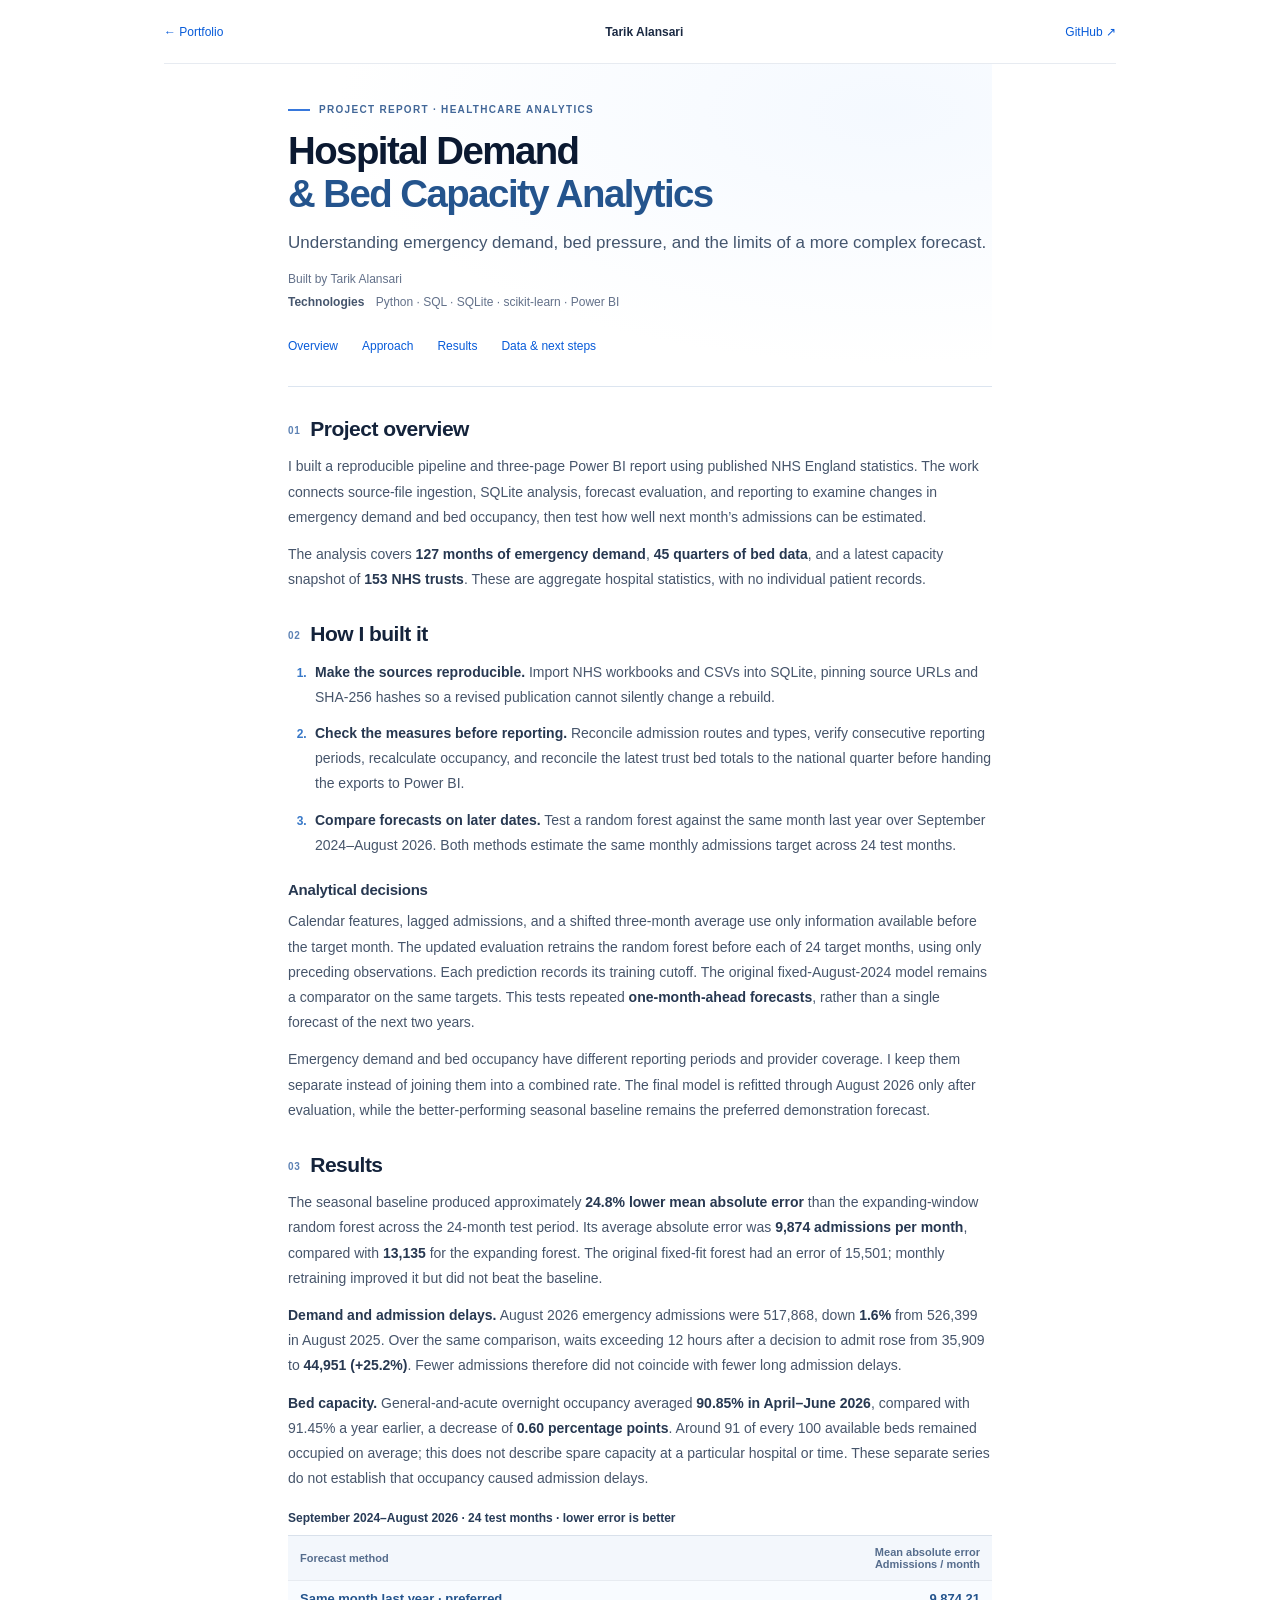
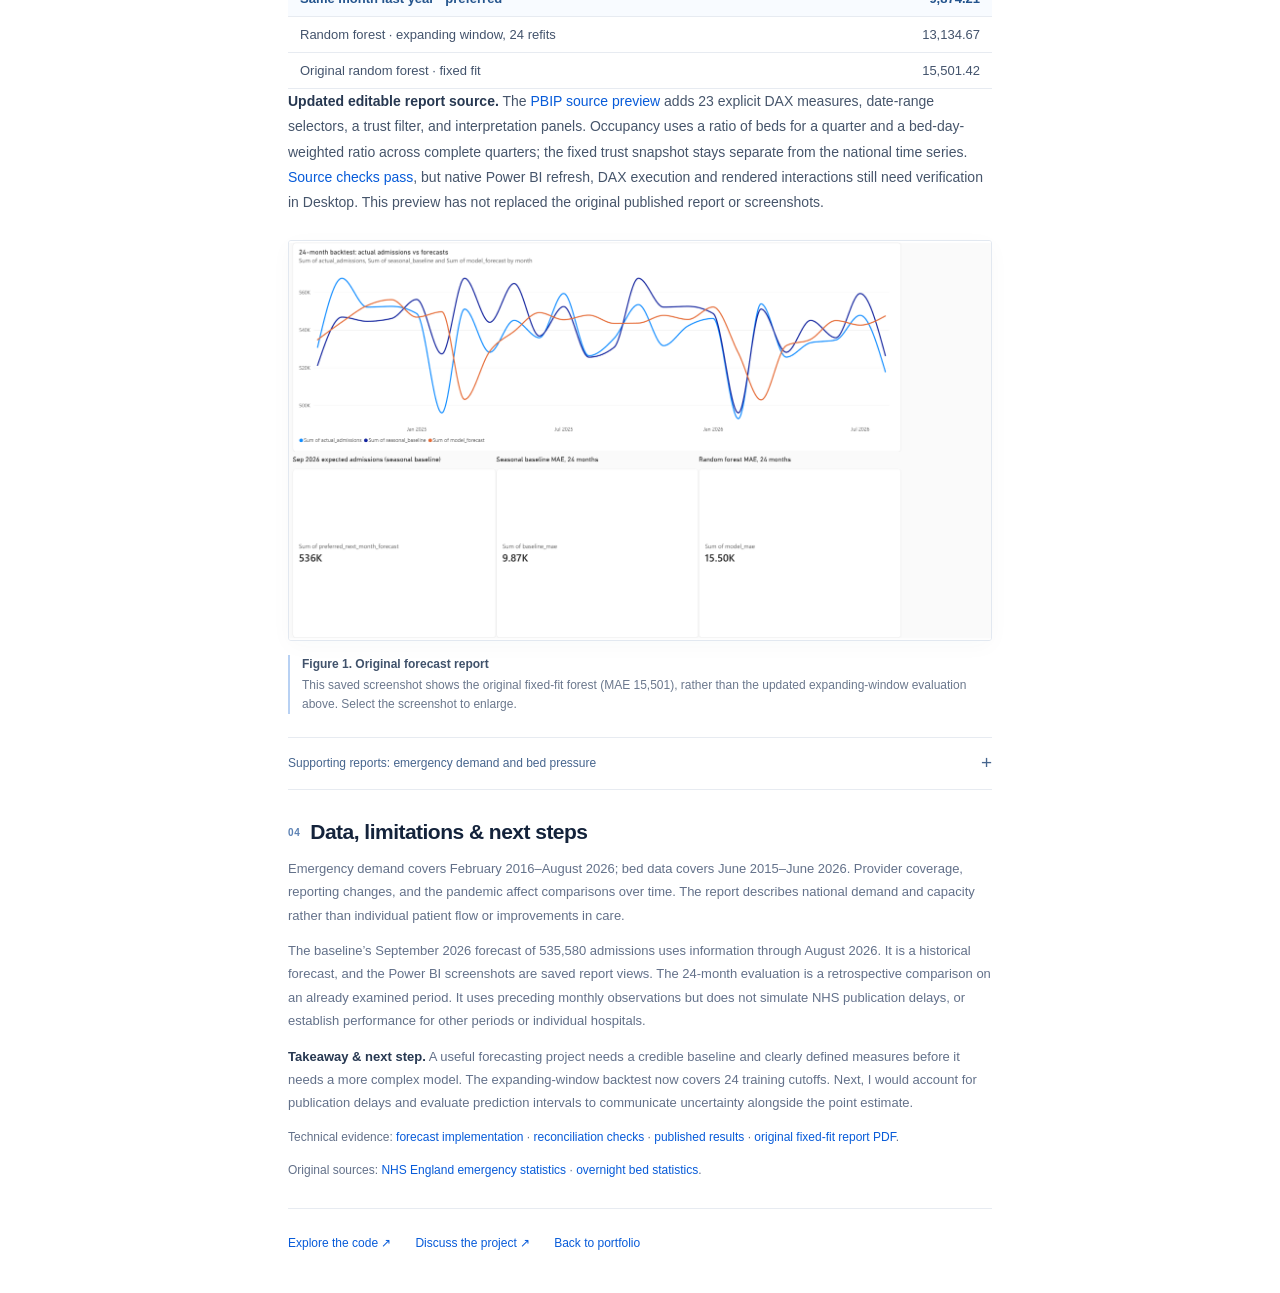
<file: hospital-analytics.html>
<!doctype html>
<html lang="en">
<head>
  <meta charset="utf-8">
  <meta name="viewport" content="width=device-width, initial-scale=1">
  <meta name="theme-color" content="#ffffff">
  <meta name="description" content="Hospital Demand &amp; Bed Capacity Analytics by Tarik Alansari: a reproducible NHS England analysis and a comparison of next-month admission forecasts.">
  <link rel="canonical" href="https://tansari2004.github.io/tarik-alansari-portfolio/hospital-analytics.html">
  <meta property="og:type" content="website">
  <meta property="og:title" content="Hospital Demand &amp; Bed Capacity Analytics · Tarik Alansari">
  <meta property="og:description" content="A project report on NHS emergency demand, bed occupancy, and why a seasonal baseline outperformed a random forest.">
  <meta property="og:url" content="https://tansari2004.github.io/tarik-alansari-portfolio/hospital-analytics.html">
  <meta property="og:image" content="https://tansari2004.github.io/tarik-alansari-portfolio/hospital-patient-flow-button.webp">
  <meta name="twitter:card" content="summary_large_image">
  <title>Hospital Demand &amp; Bed Capacity Analytics · Tarik Alansari</title>
  <link rel="stylesheet" href="banking-pipeline.css?v=report-findings-1">
  <script src="banking-pipeline.js?v=case-study-1" defer></script>
</head>
<body>
  <a class="skip-link" href="#main">Skip to project report</a>
  <div class="page">
    <nav class="project-nav" aria-label="Project navigation"><a href="./#work">← Portfolio</a><a class="author" href="./">Tarik Alansari</a><a href="https://github.com/Tansari2004/nhs-emergency-demand-analytics">GitHub ↗</a></nav>
    <main id="main" class="project-report">
      <header class="report-header">
        <p class="eyebrow">Project report · Healthcare analytics</p>
        <h1>Hospital Demand<br><span class="title-accent">&amp; Bed Capacity Analytics</span></h1>
        <p class="standfirst">Understanding emergency demand, bed pressure, and the limits of a more complex forecast.</p>
        <p class="byline">Built by Tarik Alansari</p>
        <p class="technology-line"><strong>Technologies</strong> Python · SQL · SQLite · scikit-learn · Power BI</p>
        <nav class="report-contents" aria-label="Report sections"><a href="#overview">Overview</a><a href="#approach">Approach</a><a href="#results">Results</a><a href="#data-notes">Data &amp; next steps</a></nav>
      </header>
      <section class="report-section" aria-labelledby="overview">
        <h2 id="overview"><span class="section-number" aria-hidden="true">01</span>Project overview</h2>
        <p>I built a reproducible pipeline and three-page Power BI report using published NHS England statistics. The work connects source-file ingestion, SQLite analysis, forecast evaluation, and reporting to examine changes in emergency demand and bed occupancy, then test how well next month’s admissions can be estimated.</p>
        <p>The analysis covers <strong>127 months of emergency demand</strong>, <strong>45 quarters of bed data</strong>, and a latest capacity snapshot of <strong>153 NHS trusts</strong>. These are aggregate hospital statistics, with no individual patient records.</p>
      </section>
      <section class="report-section" aria-labelledby="approach">
        <h2 id="approach"><span class="section-number" aria-hidden="true">02</span>How I built it</h2>
        <ol class="approach-list">
          <li><strong>Make the sources reproducible.</strong> Import NHS workbooks and CSVs into SQLite, pinning source URLs and SHA-256 hashes so a revised publication cannot silently change a rebuild.</li>
          <li><strong>Check the measures before reporting.</strong> Reconcile admission routes and types, verify consecutive reporting periods, recalculate occupancy, and reconcile the latest trust bed totals to the national quarter before handing the exports to Power BI.</li>
          <li><strong>Compare forecasts on later dates.</strong> Test a random forest against the same month last year over September 2024–August 2026. Both methods estimate the same monthly admissions target across 24 test months.</li>
        </ol>
        <h3 class="report-subheading">Analytical decisions</h3>
        <p>Calendar features, lagged admissions, and a shifted three-month average use only information available before the target month. The updated evaluation retrains the random forest before each of 24 target months, using only preceding observations. Each prediction records its training cutoff. The original fixed-August-2024 model remains a comparator on the same targets. This tests repeated <strong>one-month-ahead forecasts</strong>, rather than a single forecast of the next two years.</p>
        <p>Emergency demand and bed occupancy have different reporting periods and provider coverage. I keep them separate instead of joining them into a combined rate. The final model is refitted through August 2026 only after evaluation, while the better-performing seasonal baseline remains the preferred demonstration forecast.</p>
      </section>
      <section class="report-section" aria-labelledby="results">
        <h2 id="results"><span class="section-number" aria-hidden="true">03</span>Results</h2>
        <p>The seasonal baseline produced approximately <strong>24.8% lower mean absolute error</strong> than the expanding-window random forest across the 24-month test period. Its average absolute error was <strong>9,874 admissions per month</strong>, compared with <strong>13,135</strong> for the expanding forest. The original fixed-fit forest had an error of 15,501; monthly retraining improved it but did not beat the baseline.</p>
        <p><strong>Demand and admission delays.</strong> August 2026 emergency admissions were 517,868, down <strong>1.6%</strong> from 526,399 in August 2025. Over the same comparison, waits exceeding 12 hours after a decision to admit rose from 35,909 to <strong>44,951 (+25.2%)</strong>. Fewer admissions therefore did not coincide with fewer long admission delays.</p>
        <p><strong>Bed capacity.</strong> General-and-acute overnight occupancy averaged <strong>90.85% in April–June 2026</strong>, compared with 91.45% a year earlier, a decrease of <strong>0.60 percentage points</strong>. Around 91 of every 100 available beds remained occupied on average; this does not describe spare capacity at a particular hospital or time. These separate series do not establish that occupancy caused admission delays.</p>
        <table class="results-table preferred-first"><caption>September 2024–August 2026 · 24 test months · lower error is better</caption><thead><tr><th scope="col">Forecast method</th><th scope="col">Mean absolute error<br>Admissions / month</th></tr></thead><tbody><tr><th scope="row">Same month last year · preferred</th><td>9,874.21</td></tr><tr><th scope="row">Random forest · expanding window, 24 refits</th><td>13,134.67</td></tr><tr><th scope="row">Original random forest · fixed fit</th><td>15,501.42</td></tr></tbody></table>
        <p><strong>Updated editable report source.</strong> The <a href="https://github.com/Tansari2004/nhs-emergency-demand-analytics/raw/refs/heads/main/powerbi/NHS_Analytics_Source_Preview.zip">PBIP source preview</a> adds 23 explicit DAX measures, date-range selectors, a trust filter, and interpretation panels. Occupancy uses a ratio of beds for a quarter and a bed-day-weighted ratio across complete quarters; the fixed trust snapshot stays separate from the national time series. <a href="https://github.com/Tansari2004/nhs-emergency-demand-analytics/tree/main/powerbi/upgrade">Source checks pass</a>, but native Power BI refresh, DAX execution and rendered interactions still need verification in Desktop. This preview has not replaced the original published report or screenshots.</p>
        <figure class="report"><a href="hospital-assets/admissions-forecast.png" aria-label="Enlarge admission forecast report"><img src="hospital-assets/admissions-forecast.png" width="2880" height="1635" alt="Actual Power BI report comparing observed emergency admissions with seasonal baseline and random forest forecasts and their errors" loading="lazy" decoding="async"></a><figcaption><h3>Figure 1. Original forecast report</h3><p>This saved screenshot shows the original fixed-fit forest (MAE 15,501), rather than the updated expanding-window evaluation above. Select the screenshot to enlarge.</p></figcaption></figure>
        <details class="supporting-reports"><summary>Supporting reports: emergency demand and bed pressure <span aria-hidden="true">+</span></summary><div class="supporting-content">
          <figure class="report"><a href="hospital-assets/emergency-demand.png" aria-label="Enlarge emergency demand report"><img src="hospital-assets/emergency-demand.png" width="2880" height="1635" alt="Actual Power BI report of monthly emergency admissions and counts of waits over 12 hours after a decision to admit" loading="lazy" decoding="async"></a><figcaption><h3>Figure 2. Emergency demand and admission delays</h3><p>Monthly emergency admissions and counts of waits exceeding 12 hours after a decision to admit. These are threshold counts, not average waiting times or total time in the emergency department.</p></figcaption></figure>
          <figure class="report"><a href="hospital-assets/bed-pressure.png" aria-label="Enlarge bed pressure report"><img src="hospital-assets/bed-pressure.png" width="2880" height="1635" alt="Actual Power BI report showing quarterly general-and-acute overnight bed occupancy and the latest trust-level capacity snapshot" loading="lazy" decoding="async"></a><figcaption><h3>Figure 3. Bed occupancy and trust capacity</h3><p>Quarterly general-and-acute overnight occupancy and the latest trust-level bed snapshot. Occupancy is average occupied beds divided by average available beds.</p></figcaption></figure>
        </div></details>
      </section>
      <section class="report-section data-notes" aria-labelledby="data-notes">
        <h2 id="data-notes"><span class="section-number" aria-hidden="true">04</span>Data, limitations &amp; next steps</h2>
        <p>Emergency demand covers February 2016–August 2026; bed data covers June 2015–June 2026. Provider coverage, reporting changes, and the pandemic affect comparisons over time. The report describes national demand and capacity rather than individual patient flow or improvements in care.</p>
        <p>The baseline’s September 2026 forecast of 535,580 admissions uses information through August 2026. It is a historical forecast, and the Power BI screenshots are saved report views. The 24-month evaluation is a retrospective comparison on an already examined period. It uses preceding monthly observations but does not simulate NHS publication delays, or establish performance for other periods or individual hospitals.</p>
        <p><strong>Takeaway &amp; next step.</strong> A useful forecasting project needs a credible baseline and clearly defined measures before it needs a more complex model. The expanding-window backtest now covers 24 training cutoffs. Next, I would account for publication delays and evaluate prediction intervals to communicate uncertainty alongside the point estimate.</p>
        <p class="evidence-links">Technical evidence: <a href="https://github.com/Tansari2004/nhs-emergency-demand-analytics/blob/main/src/forecast.py">forecast implementation</a> · <a href="https://github.com/Tansari2004/nhs-emergency-demand-analytics/blob/main/src/validate.py">reconciliation checks</a> · <a href="https://github.com/Tansari2004/nhs-emergency-demand-analytics/tree/main/powerbi/data">published results</a> · <a href="https://github.com/Tansari2004/nhs-emergency-demand-analytics/blob/main/powerbi/NHS-Emergency-Demand-Capacity-Analytics.pdf">original fixed-fit report PDF</a>.</p>
        <p class="evidence-links">Original sources: <a href="https://www.england.nhs.uk/statistics/statistical-work-areas/ae-waiting-times-and-activity/">NHS England emergency statistics</a> · <a href="https://www.england.nhs.uk/statistics/statistical-work-areas/bed-availability-and-occupancy/bed-data-overnight/">overnight bed statistics</a>.</p>
      </section>
      <footer class="report-footer"><a href="https://github.com/Tansari2004/nhs-emergency-demand-analytics">Explore the code ↗</a><a href="mailto:tansari7@uwo.ca">Discuss the project ↗</a><a href="./#work">Back to portfolio</a></footer>
    </main>
  </div>
  <dialog class="image-viewer" aria-labelledby="viewer-title" aria-describedby="viewer-hint"><div class="viewer-bar"><h2 id="viewer-title">Report screenshot</h2><div class="viewer-controls"><button type="button" class="zoom-button" aria-pressed="false">Zoom in</button><button type="button" class="close-viewer" aria-label="Close screenshot">✕</button></div></div><div class="viewer-image"><img alt=""></div><p class="viewer-hint" id="viewer-hint">Zoom in, then scroll to explore the report. Press Escape to close.</p></dialog>
</body>
</html>
</file>
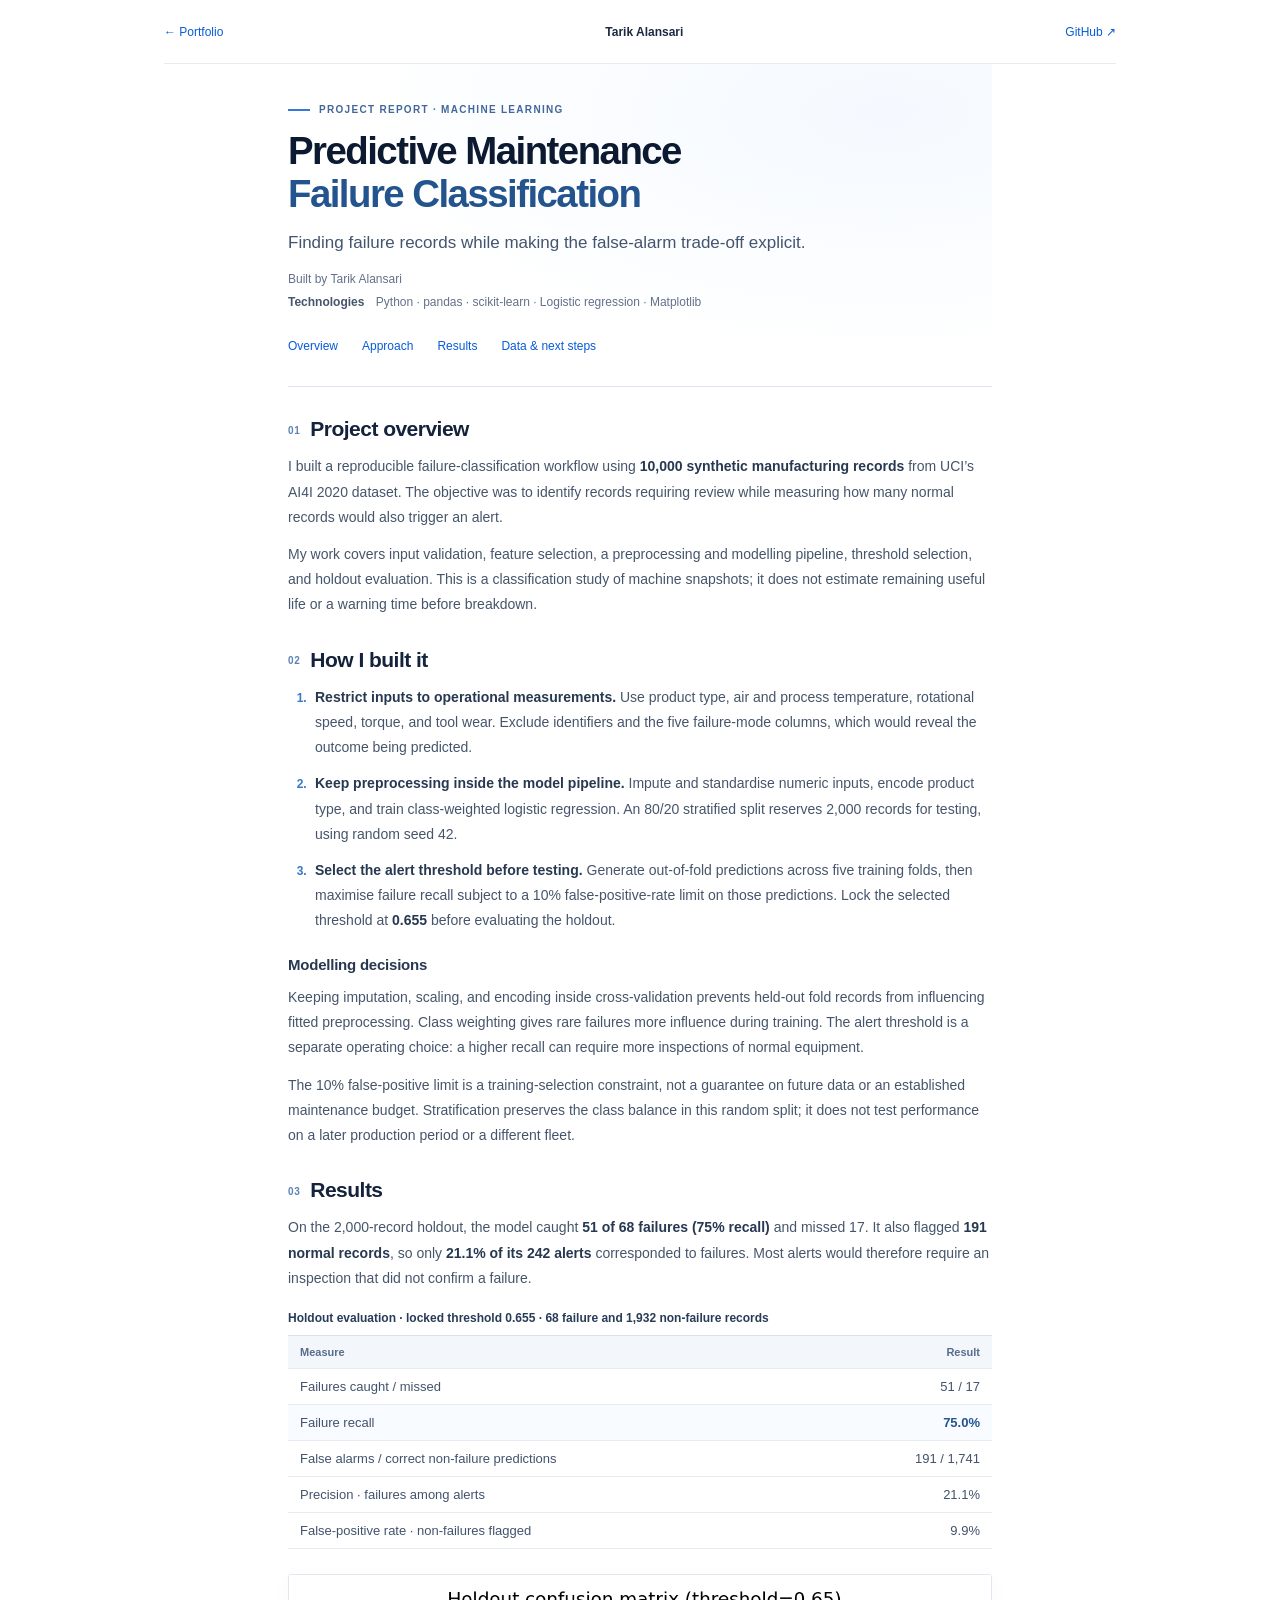
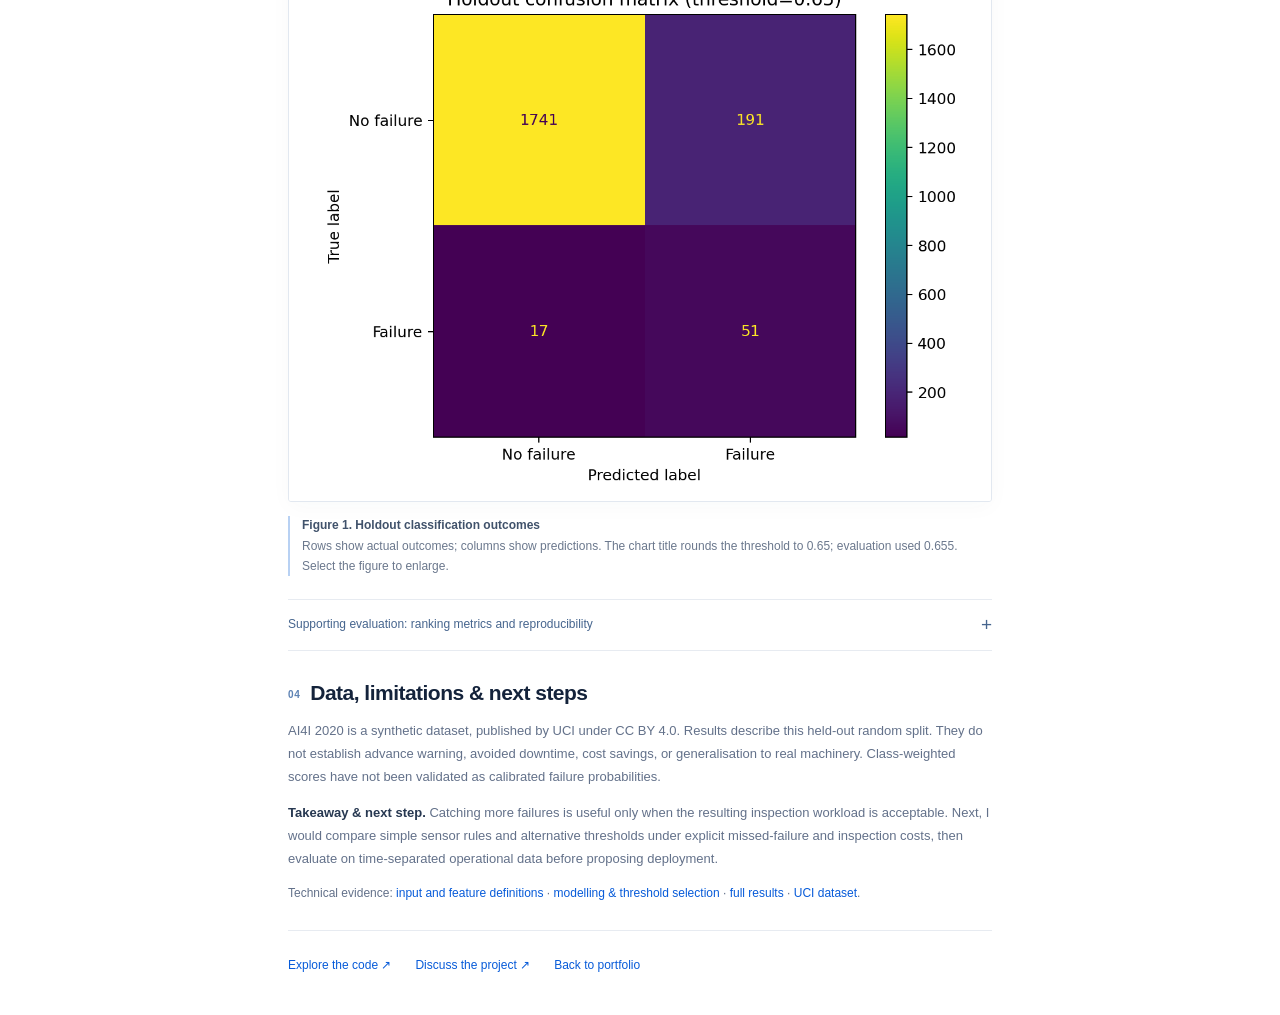
<file: predictive-maintenance.html>
<!doctype html>
<html lang="en">
<head>
  <meta charset="utf-8">
  <meta name="viewport" content="width=device-width, initial-scale=1">
  <meta name="theme-color" content="#ffffff">
  <meta name="description" content="Predictive Maintenance by Tarik Alansari: a synthetic-data failure-classification project evaluating detection, false alarms, and training-only threshold selection.">
  <link rel="canonical" href="https://tansari2004.github.io/tarik-alansari-portfolio/predictive-maintenance.html">
  <meta property="og:type" content="website">
  <meta property="og:title" content="Predictive Maintenance — Failure Classification · Tarik Alansari">
  <meta property="og:description" content="A project report on classifying machine failures and making the cost of false alarms visible.">
  <meta property="og:url" content="https://tansari2004.github.io/tarik-alansari-portfolio/predictive-maintenance.html">
  <meta property="og:image" content="https://tansari2004.github.io/tarik-alansari-portfolio/predictive-maintenance-button.webp">
  <meta name="twitter:card" content="summary_large_image">
  <title>Predictive Maintenance — Failure Classification · Tarik Alansari</title>
  <link rel="stylesheet" href="banking-pipeline.css?v=report-findings-1">
  <script src="banking-pipeline.js?v=case-study-1" defer></script>
</head>
<body>
  <a class="skip-link" href="#main">Skip to project report</a>
  <div class="page">
    <nav class="project-nav" aria-label="Project navigation"><a href="./#work">← Portfolio</a><a class="author" href="./">Tarik Alansari</a><a href="https://github.com/Tansari2004/predictive-maintenance-classifier">GitHub ↗</a></nav>
    <main id="main" class="project-report">
      <header class="report-header">
        <p class="eyebrow">Project report · Machine learning</p>
        <h1>Predictive Maintenance<br><span class="title-accent">Failure Classification</span></h1>
        <p class="standfirst">Finding failure records while making the false-alarm trade-off explicit.</p>
        <p class="byline">Built by Tarik Alansari</p>
        <p class="technology-line"><strong>Technologies</strong> Python · pandas · scikit-learn · Logistic regression · Matplotlib</p>
        <nav class="report-contents" aria-label="Report sections"><a href="#overview">Overview</a><a href="#approach">Approach</a><a href="#results">Results</a><a href="#data-notes">Data &amp; next steps</a></nav>
      </header>
      <section class="report-section" aria-labelledby="overview">
        <h2 id="overview"><span class="section-number" aria-hidden="true">01</span>Project overview</h2>
        <p>I built a reproducible failure-classification workflow using <strong>10,000 synthetic manufacturing records</strong> from UCI’s AI4I 2020 dataset. The objective was to identify records requiring review while measuring how many normal records would also trigger an alert.</p>
        <p>My work covers input validation, feature selection, a preprocessing and modelling pipeline, threshold selection, and holdout evaluation. This is a classification study of machine snapshots; it does not estimate remaining useful life or a warning time before breakdown.</p>
      </section>
      <section class="report-section" aria-labelledby="approach">
        <h2 id="approach"><span class="section-number" aria-hidden="true">02</span>How I built it</h2>
        <ol class="approach-list">
          <li><strong>Restrict inputs to operational measurements.</strong> Use product type, air and process temperature, rotational speed, torque, and tool wear. Exclude identifiers and the five failure-mode columns, which would reveal the outcome being predicted.</li>
          <li><strong>Keep preprocessing inside the model pipeline.</strong> Impute and standardise numeric inputs, encode product type, and train class-weighted logistic regression. An 80/20 stratified split reserves 2,000 records for testing, using random seed 42.</li>
          <li><strong>Select the alert threshold before testing.</strong> Generate out-of-fold predictions across five training folds, then maximise failure recall subject to a 10% false-positive-rate limit on those predictions. Lock the selected threshold at <strong>0.655</strong> before evaluating the holdout.</li>
        </ol>
        <h3 class="report-subheading">Modelling decisions</h3>
        <p>Keeping imputation, scaling, and encoding inside cross-validation prevents held-out fold records from influencing fitted preprocessing. Class weighting gives rare failures more influence during training. The alert threshold is a separate operating choice: a higher recall can require more inspections of normal equipment.</p>
        <p>The 10% false-positive limit is a training-selection constraint, not a guarantee on future data or an established maintenance budget. Stratification preserves the class balance in this random split; it does not test performance on a later production period or a different fleet.</p>
      </section>
      <section class="report-section" aria-labelledby="results">
        <h2 id="results"><span class="section-number" aria-hidden="true">03</span>Results</h2>
        <p>On the 2,000-record holdout, the model caught <strong>51 of 68 failures (75% recall)</strong> and missed 17. It also flagged <strong>191 normal records</strong>, so only <strong>21.1% of its 242 alerts</strong> corresponded to failures. Most alerts would therefore require an inspection that did not confirm a failure.</p>
        <table class="results-table"><caption>Holdout evaluation · locked threshold 0.655 · 68 failure and 1,932 non-failure records</caption><thead><tr><th scope="col">Measure</th><th scope="col">Result</th></tr></thead><tbody><tr><th scope="row">Failures caught / missed</th><td>51 / 17</td></tr><tr><th scope="row">Failure recall</th><td>75.0%</td></tr><tr><th scope="row">False alarms / correct non-failure predictions</th><td>191 / 1,741</td></tr><tr><th scope="row">Precision · failures among alerts</th><td>21.1%</td></tr><tr><th scope="row">False-positive rate · non-failures flagged</th><td>9.9%</td></tr></tbody></table>
        <figure class="report"><a href="maintenance-assets/confusion-matrix.png" aria-label="Enlarge holdout confusion matrix"><img src="maintenance-assets/confusion-matrix.png" width="1152" height="864" alt="Holdout confusion matrix showing 1,741 correct non-failure predictions, 191 false alarms, 17 missed failures, and 51 correctly flagged failures" loading="lazy" decoding="async"></a><figcaption><h3>Figure 1. Holdout classification outcomes</h3><p>Rows show actual outcomes; columns show predictions. The chart title rounds the threshold to 0.65; evaluation used 0.655. Select the figure to enlarge.</p></figcaption></figure>
        <details class="supporting-reports"><summary>Supporting evaluation: ranking metrics and reproducibility <span aria-hidden="true">+</span></summary><div class="supporting-content">
          <p class="technology-line">Average precision was <strong>0.3818</strong> and ROC AUC was <strong>0.9070</strong>. These measure ranking across thresholds; the inspection workload above describes the selected operating point. The repository labels average precision as “PR AUC”; the implementation computes scikit-learn’s average_precision_score.</p>
          <p class="technology-line">The public <a href="https://github.com/Tansari2004/predictive-maintenance-classifier/blob/main/results/metrics.json">metrics file</a> records the threshold, split size, seed, and all four confusion-matrix cells. The <a href="https://github.com/Tansari2004/predictive-maintenance-classifier/blob/main/src/train.py">training code</a> shows fold construction, threshold selection, and final evaluation; the <a href="https://github.com/Tansari2004/predictive-maintenance-classifier/blob/main/tests/test_model.py">unit tests</a> check a feasible threshold-selection example and confusion-matrix accounting.</p>
        </div></details>
      </section>
      <section class="report-section data-notes" aria-labelledby="data-notes">
        <h2 id="data-notes"><span class="section-number" aria-hidden="true">04</span>Data, limitations &amp; next steps</h2>
        <p>AI4I 2020 is a synthetic dataset, published by UCI under CC BY 4.0. Results describe this held-out random split. They do not establish advance warning, avoided downtime, cost savings, or generalisation to real machinery. Class-weighted scores have not been validated as calibrated failure probabilities.</p>
        <p><strong>Takeaway &amp; next step.</strong> Catching more failures is useful only when the resulting inspection workload is acceptable. Next, I would compare simple sensor rules and alternative thresholds under explicit missed-failure and inspection costs, then evaluate on time-separated operational data before proposing deployment.</p>
        <p class="evidence-links">Technical evidence: <a href="https://github.com/Tansari2004/predictive-maintenance-classifier/blob/main/src/data.py">input and feature definitions</a> · <a href="https://github.com/Tansari2004/predictive-maintenance-classifier/blob/main/src/train.py">modelling &amp; threshold selection</a> · <a href="https://github.com/Tansari2004/predictive-maintenance-classifier/blob/main/results/metrics.json">full results</a> · <a href="https://archive.ics.uci.edu/dataset/601/ai4i+2020+predictive+maintenance+dataset">UCI dataset</a>.</p>
      </section>
      <footer class="report-footer"><a href="https://github.com/Tansari2004/predictive-maintenance-classifier">Explore the code ↗</a><a href="mailto:tansari7@uwo.ca">Discuss the project ↗</a><a href="./#work">Back to portfolio</a></footer>
    </main>
  </div>
  <dialog class="image-viewer" aria-labelledby="viewer-title" aria-describedby="viewer-hint"><div class="viewer-bar"><h2 id="viewer-title">Evaluation figure</h2><div class="viewer-controls"><button type="button" class="zoom-button" aria-pressed="false">Zoom in</button><button type="button" class="close-viewer" aria-label="Close screenshot">✕</button></div></div><div class="viewer-image"><img alt=""></div><p class="viewer-hint" id="viewer-hint">Zoom in, then scroll to explore the figure. Press Escape to close.</p></dialog>
</body>
</html>
</file>
<file: hero-desktop.css>
:root {
  color-scheme: light;
  font-family: Inter, -apple-system, BlinkMacSystemFont, "Segoe UI", sans-serif;
  color: #091735;
  background: #fff;
  font-synthesis: none;
  -webkit-font-smoothing: antialiased;
}

* { box-sizing: border-box; }
.mobile-only { display: none; }
.project-copy { min-width: 0; }
.project-card picture, .compact-project picture, .hero-art picture { display: block; }
.hero-art picture { width: 100%; }
.more-projects > summary { list-style: none; cursor: pointer; }
.more-projects > summary::-webkit-details-marker { display: none; }
.more-projects > summary:focus-visible { outline: 3px solid #005cf4; outline-offset: 5px; }
body { margin: 0; }
a { color: inherit; text-decoration: none; }
a:focus-visible { outline: 3px solid #005cf4; outline-offset: 5px; }
.skip-link { position: fixed; z-index: 10; top: 10px; left: 16px; transform: translateY(-160%); padding: 12px 16px; border-radius: 6px; background: #fff; color: #0055e8; }
.skip-link:focus { transform: translateY(0); }

.page { width: min(1160px, 100%); margin-inline: auto; padding: 0 28px 32px; }
.site-header {
  position: relative;
  display: flex;
  align-items: center;
  justify-content: space-between;
  min-height: 62px;
  padding-inline: 24px;
}
.monogram { font-size: 25px; font-weight: 650; letter-spacing: -3px; padding-right: 4px; }
.navigation { position: absolute; left: 50%; transform: translateX(-50%); display: flex; gap: 28px; }
.navigation a, .header-resume { display: inline-flex; align-items: center; gap: 8px; min-height: 44px; font-size: 14px; font-weight: 550; }
.header-resume { color: #0055e8; }
.navigation a:hover, .header-resume:hover, .resume-action:hover { text-decoration: underline; text-underline-offset: 5px; }

.hero {
  position: relative;
  isolation: isolate;
  overflow: hidden;
  display: flex;
  align-items: center;
  min-height: clamp(320px, 25vw, 354px);
  border-radius: 16px;
  background: linear-gradient(108deg, #eff6ff 0%, #f5f9ff 43%, #e6f1ff 100%);
}
.hero-copy { position: relative; z-index: 2; width: 52%; padding: 30px 0 28px clamp(26px, 2.5vw, 34px); }
.eyebrow { margin: 0 0 16px; color: #2564bf; font-size: 11px; font-weight: 650; line-height: 1.5; letter-spacing: .14em; text-transform: uppercase; }
h1 { margin: 0; font-size: clamp(36px, 3.5vw, 50px); font-weight: 750; line-height: 1.08; letter-spacing: -.05em; }
.intro { margin: 12px 0 0; color: #344868; font-size: clamp(16px, 1.35vw, 18px); line-height: 1.45; font-weight: 500; letter-spacing: -.02em; }
.credential { margin: 14px 0 0; color: #566f94; font-size: 14px; line-height: 1.5; }
.credential span { padding-inline: 3px; }
.hero-actions { display: flex; align-items: center; gap: 22px; margin-top: 20px; }
.primary-action, .resume-action { display: inline-flex; align-items: center; justify-content: center; gap: 13px; min-height: 44px; font-size: 14px; font-weight: 600; }
.primary-action { padding: 0 19px; color: #fff; background: #0059ef; border: 1px solid #0054e4; border-radius: 10px; box-shadow: 0 4px 10px #0059ef14; transition: background-color .15s ease; }
.primary-action:hover { background: #0049ca; }
.primary-action > span[aria-hidden] { font-size: 23px; font-weight: 400; }
.resume-action { gap: 8px; color: #0055e8; }
.availability { display: flex; align-items: center; gap: 9px; margin: 14px 0 0; color: #455c7b; font-size: 13px; line-height: 1.5; }
.status-dot { flex: 0 0 9px; width: 9px; height: 9px; border-radius: 50%; background: #16b85a; box-shadow: 0 0 0 3px #16b85a0b; }
.hero-art { position: absolute; z-index: 1; inset: 0 1.5% 0 46%; display: flex; align-items: center; justify-content: center; pointer-events: none; }
.hero-art img { display: block; width: 100%; max-width: none; height: auto; opacity: .8; }

.visually-hidden { position: absolute; width: 1px; height: 1px; padding: 0; margin: -1px; overflow: hidden; clip-path: inset(50%); white-space: nowrap; border: 0; }
.selected-work { margin-top: 24px; }
.work-heading { display: flex; align-items: center; justify-content: space-between; gap: 20px; margin: 0 6px 12px; }
.work-heading h2 { margin: 0; font-size: clamp(24px, 2vw, 27px); font-weight: 750; line-height: 1.2; letter-spacing: -.04em; scroll-margin-top: 24px; }
.all-projects { display: inline-flex; align-items: center; gap: 10px; min-height: 44px; flex-shrink: 0; color: #0059ef; font-size: 14px; font-weight: 600; }
.all-projects:hover { text-decoration: underline; text-underline-offset: 4px; }
.all-projects span { font-size: 21px; font-weight: 400; }
.project-grid { display: grid; grid-template-columns: repeat(3, minmax(0, 1fr)); gap: 14px; }
.project-card { display: block; min-width: 0; padding: 8px 8px 0; overflow: hidden; border: 1px solid #dee7f2; border-radius: 11px; background: linear-gradient(155deg, #f3f7fc, #fff 72%); box-shadow: 0 0 0 1px #eef3f94d; transition: border-color .16s ease, box-shadow .16s ease; }
.project-card:hover { border-color: #9db9dc; box-shadow: 0 5px 18px #193c6810; }
.project-card img { display: block; width: 100%; height: auto; aspect-ratio: 16 / 9; object-fit: cover; border: 1px solid #e0e9f4; border-radius: 9px; background: #f0f6fd; }
.project-label { display: flex; align-items: center; justify-content: space-between; gap: 10px; min-height: 54px; padding: 10px 7px 12px; }
.project-label h3 { margin: 0; font-size: clamp(16px, 1.3vw, 18px); font-weight: 650; line-height: 1.3; letter-spacing: -.035em; }
.project-arrow { flex-shrink: 0; font-size: 22px; font-weight: 400; line-height: 1; }

.more-projects { margin-top: 36px; }
.more-projects .work-heading { margin-inline: 0; margin-bottom: 14px; }
.more-project-grid { display: grid; grid-template-columns: repeat(2, minmax(0, 1fr)); gap: 14px; }
.compact-project { display: grid; grid-template-columns: 38% minmax(0, 1fr) 22px; align-items: center; gap: 16px; min-width: 0; padding: 12px; border: 1px solid #e1e9f3; border-radius: 12px; background: #fff; transition: border-color .16s ease, box-shadow .16s ease; }
.compact-project:hover { border-color: #9db9dc; box-shadow: 0 5px 18px #193c6810; }
.compact-project img { display: block; width: 100%; height: auto; aspect-ratio: 16 / 9; object-fit: cover; border: 1px solid #e8eff8; border-radius: 7px; background: #f0f6fd; }
.compact-project-copy { min-width: 0; }
.compact-project h3 { margin: 0; font-size: clamp(16px, 1.25vw, 18px); font-weight: 650; line-height: 1.3; letter-spacing: -.035em; }
.compact-project p { margin: 7px 0 0; color: #62718b; font-size: 14px; line-height: 1.45; }
.compact-project > .project-arrow { justify-self: end; margin-right: 5px; }

@media (min-width: 761px) and (max-width: 1100px) {
  .compact-project { grid-template-columns: 38% minmax(0, 1fr) 20px; gap: 14px; padding: 12px; }
  .compact-project p { font-size: 14px; margin-top: 7px; }
}

@media (max-width: 1100px) and (min-width: 761px) {
  .page { padding-inline: 20px; }
  .site-header { min-height: 62px; padding-inline: 16px; }
  .hero { min-height: 330px; }
  .hero-copy { width: 57%; padding-left: 28px; }
  .hero-art { left: 49%; right: 0; }
  .eyebrow { letter-spacing: .13em; }
  .hero-actions { gap: 23px; }
}
@media (max-width: 760px) {
  .page { padding: 0 16px 24px; }
  .site-header { min-height: 68px; padding-inline: 8px; }
  .monogram { font-size: 27px; }
  .navigation { position: static; transform: none; gap: 20px; }
  .navigation a, .header-resume { font-size: 13px; }
  .hero { display: block; min-height: 0; border-radius: 18px; }
  .hero-copy { width: 100%; padding: 34px 24px 0; }
  .eyebrow { font-size: 9px; letter-spacing: .13em; margin-bottom: 17px; }
  h1 { font-size: clamp(35px, 8.7vw, 54px); }
  .intro { font-size: 17px; margin-top: 12px; }
  .credential { margin-top: 15px; font-size: 13px; }
  .hero-actions { margin-top: 24px; gap: 24px; }
  .primary-action, .resume-action { font-size: 14px; min-height: 48px; }
  .primary-action { padding-inline: 17px; gap: 12px; }
  .availability { font-size: 12px; margin-top: 17px; }
  .hero-art { position: relative; inset: auto; margin-top: 4px; }
  .hero-art img { width: 100%; }
  .selected-work { margin-top: 28px; }
  .work-heading { margin-inline: 3px; margin-bottom: 12px; gap: 12px; }
  .work-heading h2 { font-size: 25px; }
  .all-projects { font-size: 13px; gap: 7px; }
  .project-grid { grid-template-columns: 1fr; gap: 16px; }
  .project-label { min-height: 60px; }
  .project-label h3 { font-size: 19px; }
  .more-projects { margin-top: 38px; }
  .more-projects .work-heading { margin-bottom: 14px; }
  .more-project-grid { grid-template-columns: 1fr; gap: 14px; }
  .compact-project { grid-template-columns: 34% minmax(0, 1fr) 18px; gap: 12px; padding: 12px; min-height: 118px; }
  .compact-project h3 { font-size: 16px; }
  .compact-project p { font-size: 13px; line-height: 1.4; margin-top: 6px; }
  .compact-project > .project-arrow { font-size: 22px; margin-right: 0; }
}
/* A compact desktop scale; mobile keeps its readable type and touch targets. */
@media (min-width: 761px) {
  .page { width: min(1000px, 100%); padding: 0 24px 24px; }
  .site-header { min-height: 54px; padding-inline: 16px; }
  .monogram { font-size: 22px; letter-spacing: -2.5px; }
  .navigation { gap: 24px; }
  .navigation a, .header-resume { font-size: 12px; }
  .hero { min-height: 282px; border-radius: 13px; }
  .hero-copy { width: 53%; padding: 25px 0 24px 26px; }
  .eyebrow { font-size: 9px; margin-bottom: 12px; letter-spacing: .12em; }
  h1 { font-size: clamp(32px, 3vw, 40px); }
  .intro { font-size: 15px; margin-top: 9px; }
  .credential { font-size: 12px; margin-top: 11px; }
  .hero-actions { margin-top: 16px; gap: 18px; }
  .primary-action, .resume-action { min-height: 38px; font-size: 12px; gap: 10px; }
  .primary-action { padding-inline: 15px; border-radius: 7px; }
  .primary-action > span[aria-hidden] { font-size: 18px; }
  .availability { font-size: 11px; margin-top: 11px; gap: 7px; }
  .status-dot { width: 7px; height: 7px; flex-basis: 7px; }
  .hero-art { inset: 0 2% 0 48%; }
  .selected-work { margin-top: 18px; }
  .work-heading { margin: 0 4px 9px; }
  .work-heading h2 { font-size: 22px; }
  .all-projects { font-size: 12px; gap: 7px; min-height: 34px; }
  .all-projects span { font-size: 18px; }
  .project-grid { gap: 12px; }
  .project-card { padding: 6px 6px 0; border-radius: 9px; }
  .project-card img { aspect-ratio: 2 / 1; height: auto; object-fit: cover; border-radius: 6px; }
  .project-label { min-height: 43px; padding: 8px 5px 9px; gap: 6px; }
  .project-label h3 { font-size: 15px; }
  .project-arrow { font-size: 19px; }
  .more-projects { margin-top: 26px; }
  .more-projects .work-heading { margin-bottom: 10px; }
  .more-project-grid { gap: 12px; }
  .compact-project { grid-template-columns: 32% minmax(0, 1fr) 18px; gap: 12px; padding: 9px; min-height: 100px; border-radius: 9px; }
  .compact-project img { border-radius: 5px; }
  .compact-project h3 { font-size: 15px; }
  .compact-project p { font-size: 12px; margin-top: 5px; line-height: 1.4; }
  .compact-project > .project-arrow { margin-right: 2px; }
}
.about-section { display: grid; grid-template-columns: 24% minmax(0, 1fr); gap: 0; margin-top: 36px; padding: 32px 0; border-top: 1px solid #e1e9f3; scroll-margin-top: 20px; }
.about-label { margin: 2px 0 0; color: #2160ee; font-size: 10px; font-weight: 650; line-height: 1.5; letter-spacing: .19em; text-transform: uppercase; }
.about-copy h2 { margin: 0; font-size: 20px; font-weight: 650; line-height: 1.3; letter-spacing: -.035em; }
.about-copy p { margin: 9px 0 0; color: #62718b; font-size: 14px; line-height: 1.5; }
.contact-footer { display: flex; align-items: center; justify-content: space-between; gap: 24px; border-top: 1px solid #e1e9f3; padding: 20px 0 4px; }
.contact-intro h2 { margin: 0; font-size: 20px; line-height: 1.3; font-weight: 650; letter-spacing: -.035em; }
.contact-intro .availability { margin-top: 6px; color: #62718b; font-size: 12px; }
.contact-links { display: flex; align-items: center; gap: 30px; }
.contact-links a { display: inline-flex; align-items: center; gap: 10px; min-height: 44px; font-size: 12px; font-weight: 550; color: #455c7b; }
.contact-links a:hover { color: #0059ef; }
.contact-links a:hover span:last-child { text-decoration: underline; text-underline-offset: 4px; }
.contact-links svg { display: block; width: 20px; height: 20px; flex-shrink: 0; }
.linkedin-symbol { display: grid; place-items: center; width: 19px; height: 19px; flex-shrink: 0; border-radius: 2px; background: #455c7b; color: #fff; font-family: Arial, sans-serif; font-size: 16px; font-weight: 700; line-height: 1; letter-spacing: -.5px; }
@media (max-width: 760px) {
  .about-section { grid-template-columns: 1fr; gap: 13px; margin-top: 30px; padding: 25px 0; }
  .about-copy h2 { font-size: 21px; }
  .about-copy p { font-size: 14px; }
  .contact-footer { flex-direction: column; align-items: flex-start; gap: 10px; padding-top: 22px; }
  .contact-links { width: 100%; justify-content: space-between; gap: 12px; }
  .contact-links a { font-size: 13px; gap: 8px; }
}
@media (prefers-reduced-motion: reduce) {
  .primary-action, .project-card, .compact-project { transition: none; }
}
</file>
<file: landing-mobile.css>
/* Compact mobile layout; the original desktop presentation is retained. */
.desktop-only { display: none; }
.mobile-only { display: inline; }
.page { width: 100%; padding: 0 18px 20px; }
.site-header { min-height: 54px; padding: 0 2px; gap: 18px; }
.monogram { font-size: 25px; letter-spacing: -2.5px; min-height: 44px; display: inline-flex; align-items: center; }
.navigation { margin-left: auto; gap: 0; }
.navigation a[href="#about"] { display: none; }
.navigation a, .header-resume { min-height: 44px; font-size: 12px; }
.hero { min-height: 0; border-radius: 11px; background: linear-gradient(115deg, #f1f7ff, #edf6ff); }
.hero-copy { width: 100%; padding: 19px 18px 18px; }
.eyebrow { font-size: 9px; line-height: 1.5; letter-spacing: .16em; margin-bottom: 9px; }
h1 { font-size: clamp(27px, 7vw, 31px); line-height: 1.14; letter-spacing: -.045em; }
.intro { max-width: 360px; margin-top: 8px; font-size: 13px; line-height: 1.5; }
.credential { margin-top: 7px; font-size: 11px; line-height: 1.5; }
.credential span { padding-inline: 1px; }
.hero-actions { margin-top: 14px; gap: 0; width: fit-content; }
.primary-action { min-height: 44px; padding: 0 14px; font-size: 12px; border-radius: 7px; gap: 9px; box-shadow: none; }
.primary-action span { font-size: inherit; }
.primary-action > span[aria-hidden] { font-size: 17px; font-weight: 400; }
.resume-action { display: none; }
.hero .availability { margin-top: 9px; gap: 7px; font-size: 10px; max-width: 190px; }
.status-dot { width: 6px; height: 6px; flex-basis: 6px; box-shadow: none; }
.hero-art { position: absolute; inset: auto 3px 12px auto; width: 120px; margin: 0; }
.hero-art img { width: 100%; opacity: .88; }
.selected-work { margin-top: 20px; }
.work-heading { margin: 0 0 5px; min-height: 44px; gap: 10px; }
.work-heading h2 { font-size: 21px; letter-spacing: -.04em; }
.all-projects { font-size: 11px; min-height: 44px; gap: 6px; }
.all-projects span { font-size: 17px; }
.project-grid { grid-template-columns: 1fr; gap: 0; }
.project-card { display: grid; grid-template-columns: 44% minmax(0, 1fr); gap: 15px; align-items: center; min-height: 113px; padding: 11px 0; border: 0; border-bottom: 1px solid #e1e9f3; border-radius: 0; background: #fff; box-shadow: none; }
.project-card:hover { box-shadow: none; }
.project-card picture { min-width: 0; }
.project-card img { width: 100%; aspect-ratio: 3 / 2; height: auto; border: 0; border-radius: 7px; object-fit: cover; }
.project-label { min-width: 0; min-height: 0; padding: 0; gap: 9px; }
.project-category { display: block; margin: 0 0 7px; font-size: 8px; font-weight: 600; line-height: 1.5; text-transform: uppercase; letter-spacing: .1em; color: #075bd9; }
.project-label h3 { font-size: 14px; line-height: 1.35; letter-spacing: -.025em; overflow-wrap: break-word; }
.project-arrow { font-size: 21px; color: #13233d; }
.more-projects { margin-top: 3px; }
.more-projects > .work-heading { padding: 8px 0; margin: 0; min-height: 52px; color: #075bd9; }
.more-projects > .work-heading h2 { font-size: 13px; font-weight: 600; letter-spacing: 0; }
.more-projects > .work-heading .desktop-only { display: none; }
.project-count { font-size: 12px; font-weight: 500; }
.when-open, .more-projects[open] .when-closed { display: none; }
.more-projects[open] .when-open { display: inline; }
.more-project-grid { grid-template-columns: 1fr; gap: 0; padding-bottom: 6px; }
.compact-project { grid-template-columns: 84px minmax(0, 1fr) 16px; gap: 13px; min-height: 88px; padding: 10px 0; border: 0; border-top: 1px solid #e7edf5; border-radius: 0; box-shadow: none; }
.compact-project:hover { box-shadow: none; }
.compact-project img { aspect-ratio: 3 / 2; border: 0; border-radius: 5px; }
.compact-project h3 { font-size: 12px; line-height: 1.4; letter-spacing: -.02em; }
.compact-project p { margin-top: 3px; font-size: 11px; line-height: 1.5; }
.compact-project > .project-arrow { font-size: 18px; }
.about-section { grid-template-columns: 1fr; gap: 9px; margin-top: 17px; padding: 20px 0; }
.about-label { margin: 0; font-size: 9px; letter-spacing: .16em; }
.about-copy h2 { max-width: 310px; font-size: 18px; line-height: 1.35; letter-spacing: -.03em; }
.about-copy p { margin-top: 7px; font-size: 12px; }
.contact-footer { align-items: flex-start; gap: 7px; padding: 16px 0 0; }
.contact-intro h2 { font-size: 17px; }
.contact-intro .availability { display: none; }
.contact-links { gap: 20px; width: auto; justify-content: flex-start; flex-wrap: wrap; }
.contact-links a { font-size: 12px; color: #075bd9; gap: 5px; min-height: 44px; }
.contact-links svg, .contact-links .linkedin-symbol { display: none; }
.contact-links a::after { content: "↗"; font-size: 12px; }
@media (min-width: 441px) {
  .page { max-width: 600px; padding-inline: 24px; }
  .hero-copy { padding: 23px; }
  .hero-art { width: 160px; right: 12px; bottom: 10px; }
  .project-card { grid-template-columns: minmax(0, 220px) minmax(0, 1fr); gap: 22px; }
  .project-label h3 { font-size: 16px; }
  .project-category { font-size: 9px; }
}
@media (max-width: 359px) {
  .page { padding-inline: 14px; }
  .hero-copy { padding-inline: 15px; }
  .hero-art { width: 98px; right: 0; bottom: 16px; }
  .hero .availability { font-size: 9px; }
  .intro { font-size: 12px; }
  .credential { font-size: 10px; }
  .project-card { grid-template-columns: 40% minmax(0, 1fr); gap: 12px; }
  .project-label h3 { font-size: 13px; }
  .project-category { font-size: 7px; }
}
</file>
<file: banking-pipeline.css>
/* Project report: one reading column, restrained rules, and original figures. */
:root { color-scheme: light; font-family: Inter, -apple-system, BlinkMacSystemFont, "Segoe UI", sans-serif; color: #15243d; background: #fff; -webkit-font-smoothing: antialiased; }
* { box-sizing: border-box; }
body { margin: 0; }
h1, h2, h3, p, figure { margin: 0; }
a { color: #075bd9; text-decoration: none; }
a:hover { text-decoration: underline; text-underline-offset: 4px; }
a:focus-visible, summary:focus-visible, button:focus-visible { outline: 3px solid #0059ef; outline-offset: 4px; }
html { scroll-padding-top: 24px; }
button { font: inherit; }
.skip-link { position: fixed; z-index: 20; top: 8px; left: 16px; width: 1px; height: 1px; padding: 0; overflow: hidden; clip-path: inset(50%); white-space: nowrap; background: #fff; }
.skip-link:focus { width: auto; height: auto; padding: 12px; clip-path: none; overflow: visible; }
.page { width: min(1000px, 100%); margin: auto; padding: 0 24px; }
.project-nav { display: flex; align-items: center; justify-content: space-between; gap: 18px; min-height: 64px; border-bottom: 1px solid #e7ebf1; font-size: 12px; }
.project-nav a { display: inline-flex; align-items: center; min-height: 44px; }
.project-nav .author { color: #1b2a43; font-weight: 600; }
.project-report { max-width: 704px; margin: auto; }
.report-header { padding: 40px 0 24px; border-bottom: 1px solid #dce5f0; background: radial-gradient(ellipse at 85% 15%, #eaf3ff80, transparent 65%); }
.eyebrow { display: flex; align-items: center; gap: 9px; margin-bottom: 14px; color: #426798; font-size: 10px; font-weight: 600; letter-spacing: .13em; text-transform: uppercase; }
.eyebrow::before { content: ""; width: 22px; height: 2px; background: #3778dc; flex-shrink: 0; }
h1 { font-size: clamp(30px, 3vw, 40px); font-weight: 700; line-height: 1.13; letter-spacing: -.04em; color: #0b1931; }
.standfirst { margin-top: 14px; font-size: 17px; line-height: 1.5; color: #43556e; }
.title-accent { color: #24548d; }
.byline { margin-top: 17px; color: #63718a; font-size: 12px; }
.technology-line { margin-top: 7px; color: #63718a; font-size: 12px; line-height: 1.65; }
.technology-line strong { margin-right: 8px; color: #45556d; font-weight: 600; }
.report-contents { display: flex; flex-wrap: wrap; gap: 24px; margin-top: 17px; font-size: 12px; }
.report-contents a { display: inline-flex; align-items: center; min-height: 32px; border-bottom: 1px solid transparent; }
.report-contents a:hover { text-decoration: none; border-bottom-color: #3778dc; }
.report-section { margin-top: 28px; }
h2 { font-size: 21px; line-height: 1.3; font-weight: 650; letter-spacing: -.025em; color: #14233b; margin-bottom: 12px; }
.section-number { display: inline-block; vertical-align: middle; margin-right: 10px; color: #5d82b4; font-size: 10px; font-weight: 600; letter-spacing: .06em; }
.report-section > p, .approach-list { font-size: 14px; line-height: 1.8; color: #46556b; }
.report-section > p + p { margin-top: 12px; }
.report-subheading { margin: 21px 0 8px; color: #273851; font-size: 15px; font-weight: 600; line-height: 1.5; letter-spacing: -.015em; }
.data-notes > .evidence-links { margin-top: 12px; font-size: 12px; }
.report-section strong, .approach-list strong { color: #273851; font-weight: 600; }
.approach-list { padding-left: 22px; margin: 0 0 14px; }
.approach-list li { padding-left: 5px; margin-bottom: 11px; }
.approach-list li::marker { color: #3778c8; font-size: 12px; font-weight: 600; }
.results-table { width: 100%; border-collapse: collapse; margin-top: 20px; font-size: 13px; color: #43536c; font-variant-numeric: tabular-nums; }
.results-table caption { text-align: left; font-size: 12px; font-weight: 600; color: #283c58; margin-bottom: 10px; }
.results-table th, .results-table td { padding: 10px 12px; border-bottom: 1px solid #e7ebf1; text-align: left; }
.results-table thead th { font-size: 11px; color: #566d8d; font-weight: 600; background: #f3f7fc; border-top: 1px solid #d9e1eb; }
.results-table tbody tr:nth-child(2) { background: #f8fbff; }
.results-table tbody tr:nth-child(2) td { color: #24548d; font-weight: 600; }
.results-table tbody th { font-weight: 400; }
.results-table.preferred-first tbody tr:nth-child(2) { background: transparent; }
.results-table.preferred-first tbody tr:nth-child(2) td { color: inherit; font-weight: 400; }
.results-table.preferred-first tbody tr:first-child { background: #f8fbff; }
.results-table.preferred-first tbody tr:first-child th, .results-table.preferred-first tbody tr:first-child td { color: #24548d; font-weight: 600; }
.results-table td, .results-table thead th:last-child { text-align: right; padding-left: 18px; }
.report { margin-top: 25px; }
.report a { display: block; cursor: zoom-in; }
.report a:focus-visible { outline-offset: 5px; }
.report img { display: block; width: 100%; height: auto; border: 1px solid #e2e8f0; border-radius: 3px; box-shadow: 0 5px 22px #213c5b07; }
.report figcaption { margin-top: 14px; padding-left: 12px; border-left: 2px solid #b8d1f3; }
.report h3 { font-size: 12px; font-weight: 600; line-height: 1.5; color: #40526b; }
.report figcaption p { margin-top: 3px; font-size: 12px; color: #6b788d; line-height: 1.6; }
.supporting-reports { border-top: 1px solid #e7ebf1; border-bottom: 1px solid #e7ebf1; margin-top: 23px; }
.supporting-reports summary { display: flex; align-items: center; justify-content: space-between; gap: 16px; min-height: 48px; padding: 10px 0; list-style: none; cursor: pointer; color: #46658e; font-size: 12px; line-height: 1.6; }
.supporting-reports summary::-webkit-details-marker { display: none; }
.supporting-reports summary span { flex-shrink: 0; font-size: 19px; }
.supporting-reports[open] summary span { transform: rotate(45deg); }
.supporting-content { padding-bottom: 23px; }
.reconciliation-figure { max-width: 520px; margin-inline: auto; }
.data-notes { padding-bottom: 26px; }
.data-notes > p { color: #63718a; font-size: 13px; }
.report-footer { display: flex; flex-wrap: wrap; gap: 24px; padding: 12px 0 28px; border-top: 1px solid #e7ebf1; font-size: 12px; }
.report-footer a { display: inline-flex; align-items: center; min-height: 44px; }

.viewer-open{overflow:hidden}.image-viewer{width:min(1200px,calc(100% - 28px));max-height:calc(100dvh - 28px);padding:0;overflow:hidden;border:1px solid #dae5f4;border-radius:12px;background:#fff;color:#142544;box-shadow:0 20px 70px #12243b44}.image-viewer::backdrop{background:#10213caa}.viewer-bar{display:flex;align-items:center;justify-content:space-between;gap:12px;padding:9px 12px;border-bottom:1px solid #e1e9f3}.viewer-bar h2{font-size:15px;margin:0}.viewer-controls{display:flex;gap:7px;flex-shrink:0}.viewer-controls button{cursor:pointer;border:1px solid #e0e9f6;background:#eff5ff;color:#315d96;border-radius:7px;min-height:44px;padding:8px 12px;font-size:12px}.viewer-controls .close-viewer{width:44px;padding:0}.viewer-image{overflow:auto;max-height:calc(100dvh - 155px);overscroll-behavior:contain}.viewer-image img{display:block;width:100%;height:auto}.zoomed .viewer-image img{width:max(100%,1400px);max-width:none}.viewer-hint{font-size:11px;color:#62718b;border-top:1px solid #e1e9f3;padding:9px 12px;line-height:1.5}

@media (max-width: 760px) {
  .page { padding-inline: 20px; }
  .project-nav { min-height: 58px; gap: 12px; font-size: 11px; }
  .report-header { padding-top: 28px; padding-bottom: 18px; }
  h1 { font-size: clamp(28px, 7.5vw, 34px); }
  .standfirst { font-size: 16px; }
  .technology-line { font-size: 12px; }
  .report-contents { column-gap: 21px; row-gap: 0; }
  .report-contents a { min-height: 44px; }
  .report-section { margin-top: 24px; }
  h2 { font-size: 20px; }
  .report-section > p, .approach-list { font-size: 14px; line-height: 1.8; }
  .results-table { font-size: 12px; }
  .results-table th, .results-table td { padding-block: 10px; }
  .report-footer { gap: 2px 20px; }
  .viewer-bar h2 { font-size: 13px; margin: 0; }
  .viewer-controls button { padding-inline: 9px; font-size: 11px; }
}
</file>
<file: diacare-report.css>
.app-figures { display: grid; grid-template-columns: repeat(2, minmax(0, 1fr)); gap: 30px; margin-top: 22px; }
.app-figures .report { margin-top: 0; min-width: 0; }
.app-figures .report a { display: flex; justify-content: center; }
.app-figures .report img { width: auto; max-width: 100%; height: 360px; object-fit: contain; border-radius: 7px; }
.report-section > .verification-note { margin-top: 24px; }
@media (max-width: 520px) {
  .app-figures { gap: 16px; }
  .app-figures .report img { width: 100%; height: auto; }
  .app-figures .report h3, .app-figures .report figcaption p { font-size: 11px; }
  .app-figures .report figcaption { padding-left: 8px; }
}
</file>
<file: food-ai-report.css>
/* One compact recorded example within the existing report column. */
.prediction-example { display: grid; grid-template-columns: 150px minmax(0, 1fr); gap: 14px 20px; align-items: start; margin-top: 14px; }
.prediction-example > img { display: block; width: 100%; height: auto; border: 1px solid #e2e8f0; border-radius: 4px; }
.example-flow { margin: 0; padding-left: 18px; color: #46556b; font-size: 12px; line-height: 1.65; }
.example-flow li { padding-left: 3px; margin-bottom: 7px; }
.example-flow li::marker { color: #3778c8; }
.prediction-example figcaption { grid-column: 1 / -1; color: #6b788d; font-size: 11px; line-height: 1.65; padding-left: 12px; border-left: 2px solid #b8d1f3; }
@media (max-width: 540px) { .prediction-example { grid-template-columns: 1fr; gap: 14px; } .prediction-example > img { max-width: 180px; } .example-flow { font-size: 13px; } }
</file>
